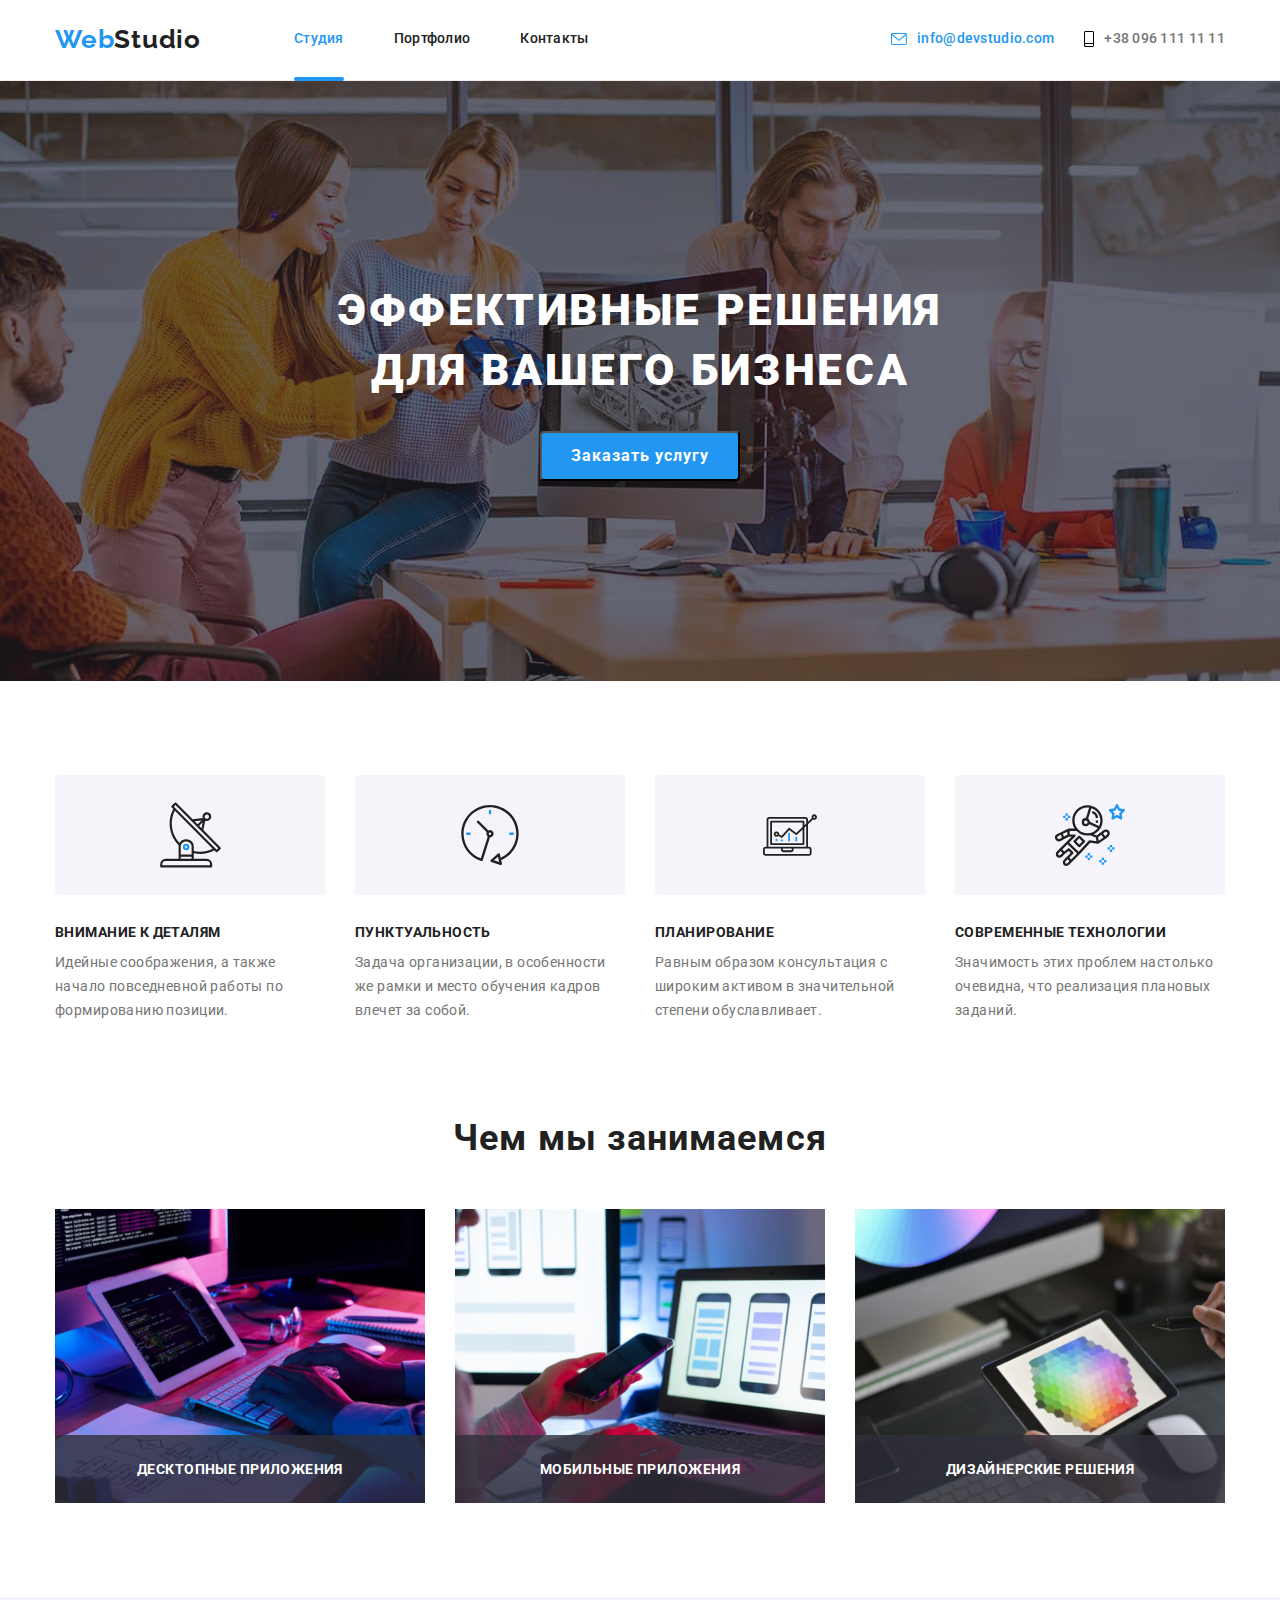
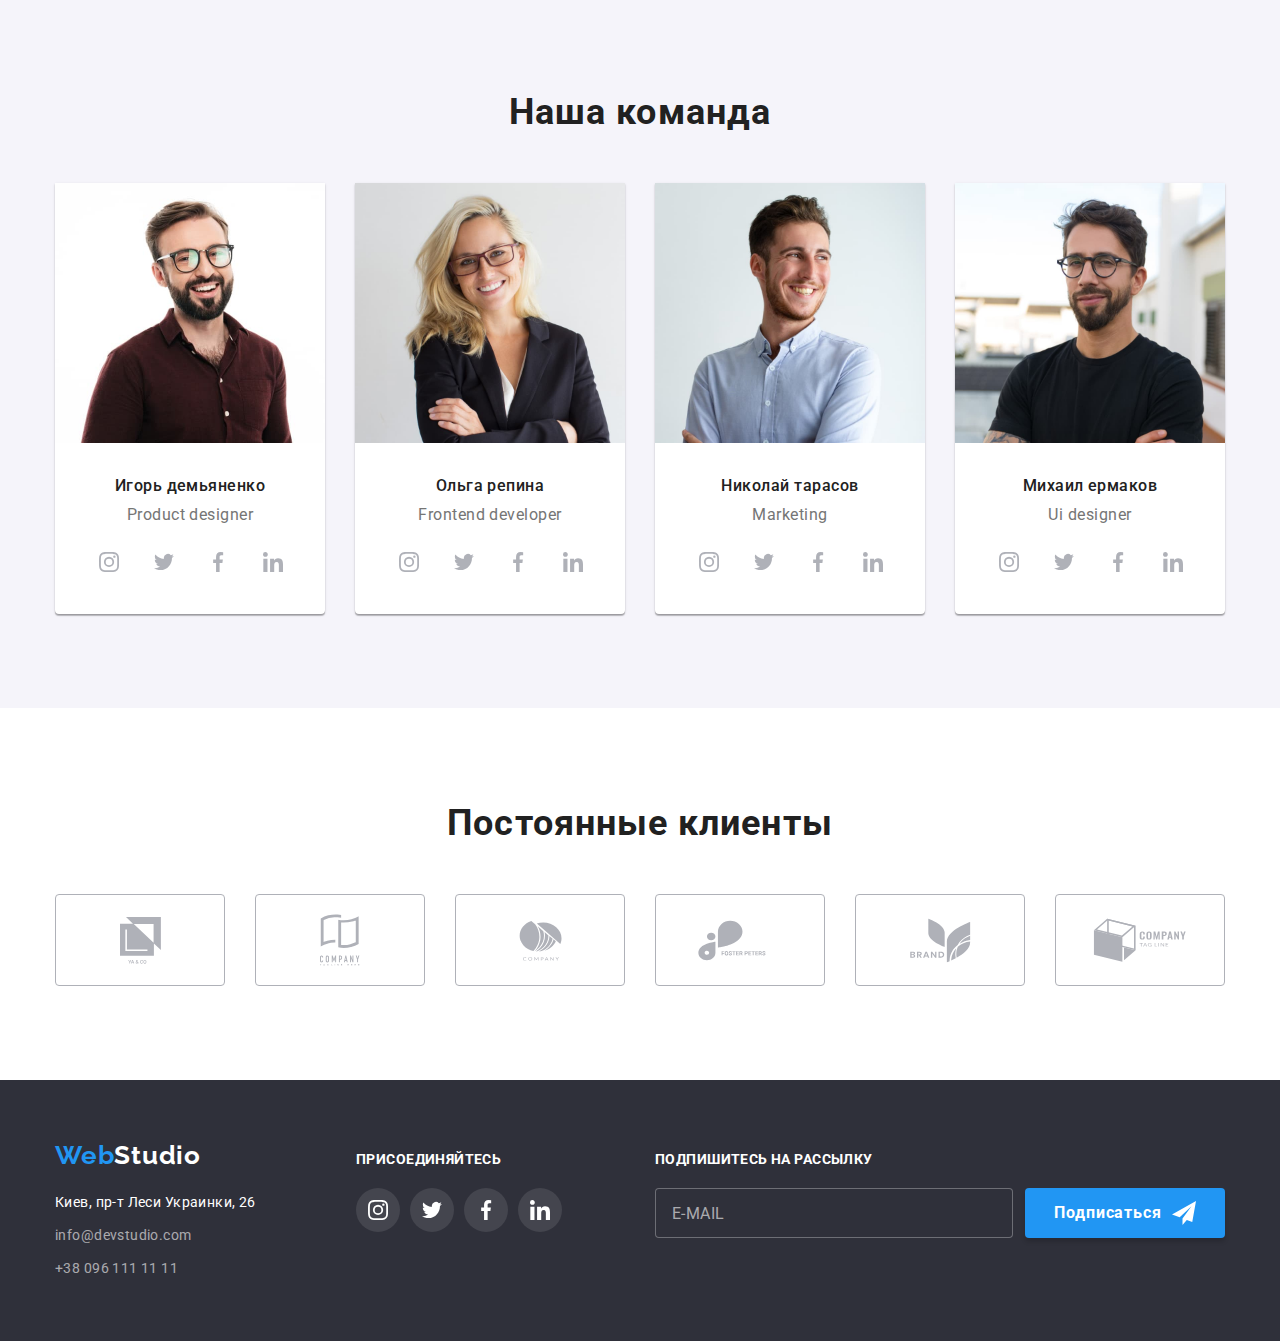
<file: index.html>
<!DOCTYPE html>
<html lang="ru">

<head>
    <meta charset="UTF-8">
    <meta http-equiv="X-UA-Compatible" content="IE=edge">
    <meta name="viewport" content="width=device-width, initial-scale=1.0">
    <title>Document</title>
    <link rel="preconnect" href="https://fonts.googleapis.com">
    <link rel="preconnect" href="https://fonts.gstatic.com" crossorigin>
    <link
        href="https://fonts.googleapis.com/css2?family=Raleway:wght@700&family=Roboto:wght@400;500;700;900&display=swap"
        rel="stylesheet">
    <link rel="stylesheet" href="https://cdn.jsdelivr.net/npm/modern-normalize@1.1.0/modern-normalize.css">
    <link rel="stylesheet" href="./css/main.min.css">
</head>

<body>
    <header class="header">
        <div class="container">
            <nav class="menu">
                <a class="menu__logo" href="index.html"><span class="menu__logo menu__logo--color">Web</span>Studio</a>
                <ul class="list menu-list">
                    <li class="menu__item menu__studio">
                        <div class="current-1">
                            <a class="menu__link menu__current" href="#">Студия</a>
                        </div>
                    </li>
                    <li class="menu__item menu__portfolio">
                        <a class="menu__link" href="./portfolio.html">Портфолио</a>
                    </li>
                    <li class="menu__item menu__contacts">
                        <a class="menu__link" href="#">Контакты</a>
                    </li>
                </ul>
            </nav>
            <ul class="list list-contacts">
                <li>
                    <a class="list-contacts__email list-contacts__email--flex-center" href="mailto:info@devstudio.com">
                        <svg class="list-contacts__envelope-icon" width="16px" height="12px">
                            <use href="./images/icons.svg#envelope"></use>
                        </svg>info@devstudio.com</a>
                </li>
                <li>
                    <a class="list-contacts__phone list-contacts__phone--flex-center" href="tel:+380961111111">
                        <svg class="list-contacts__smartphone-icon" width="10px" height="16px">
                            <use href="./images/icons.svg#smartphone"></use>
                        </svg>+38 096 111 11 11</a>
                </li>
            </ul>
        </div>
    </header>
    <main class="main content">
        <section class="main-section">
            <div class="container">
                <h1 class="main-section__title">эффективные решения для вашего бизнеса</h1>
                <button type="button" class="main-section__button button-order" data-modal-open>Заказать услугу</button>
            </div>
        </section>
        <section class="benefits">
            <div class="container">
                <ul class="benefits__list">
                    <li>
                        <div class="benefits__icon">
                            <svg class="benefits__antenna-icon" width="65px" height="70px">
                                <use href="./images/icons.svg#antenna"></use>
                            </svg>
                        </div>
                        <h3 class="benefits__title">внимание к деталям</h3>
                        <p class="benefits__text">Идейные соображения, а также начало повседневной работы по
                            формированию
                            позиции.</p>
                    </li>
                    <li>
                        <div class="benefits__icon">
                            <svg class="benefits__clock-icon" width="60px" height="70px">
                                <use href="./images/icons.svg#clock"></use>
                            </svg>
                        </div>
                        <h3 class="benefits__title">пунктуальность</h3>
                        <p class="benefits__text">Задача организации, в особенности же рамки и место обучения кадров
                            влечет
                            за собой.</p>
                    </li>
                    <li>
                        <div class="benefits__icon">
                            <svg class="benefits__diagram-icon" width="70px" height="54px">
                                <use href="./images/icons.svg#diagram"></use>
                            </svg>
                        </div>
                        <h3 class="benefits__title">планирование</h3>
                        <p class="benefits__text">Равным образом консультация с широким активом в значительной степени
                            обуславливает.</p>
                    </li>
                    <li>
                        <div class="benefits__icon">
                            <svg class="benefits__astronaut-icon" width="70px" height="70px">
                                <use href="./images/icons.svg#astronaut"></use>
                            </svg>
                        </div>
                        <h3 class="benefits__title">современные технологии</h3>
                        <p class="benefits__text">Значимость этих проблем настолько очевидна, что реализация плановых
                            заданий.</p>
                    </li>
                </ul>
            </div>
        </section>
        <section class="works">
            <div class="container">
                <h2 class="works__title">Чем мы занимаемся</h2>
                <ul class="works__list">
                    <li class="works__item">
                        <div class="works__item works__item--relative">
                            <img class="works__img" src="./images/schema.jpg" alt="рисование схемы" width="370"
                                height="294" />
                            <p class="works__text">десктопные приложения</p>
                        </div>
                    </li>
                    <li class="works__item">
                        <div class="works__item works__item--relative">
                            <img class="works__img" src="./images/design.jpg" alt="создание дизайна" width="370"
                                height="294" />
                            <p class="works__text">мобильные приложения</p>
                        </div>
                    </li>
                    <li class="works__item">
                        <div class="works__item works__item--relative">
                            <img class="works__img" src="./images/palitra.jpg" alt="планшет с палитрой" width="370"
                                height="294" />
                            <p class="works__text">дизайнерские решения</p>
                        </div>
                    </li>
                </ul>
            </div>
        </section>
        <section class="team">
            <div class="container">
                <h2 class="team__title">Наша команда</h2>
                <ul class="team__list">
                    <li class="team__item">
                        <img src="./images/igor.jpg" alt="фото мужчины" width="270" height="260">
                        <div class="team-name">
                            <h3 class="team-name__title">Игорь демьяненко</h3>
                            <p class="team-name__text">Product designer</p>
                            <ul class="social-nets team__social-nets">
                                <li>
                                    <a class="social-nets__link" href="#"><svg class="social-nets__instagram"
                                            width="20px" height="20px">
                                            <use href="./images/icons.svg#instagram"></use>
                                        </svg>
                                    </a>
                                </li>
                                <li>
                                    <a class="social-nets__link" href="#"><svg class="social-nets__twitter" width="20px"
                                            height="20px">
                                            <use href="./images/icons.svg#twitter"></use>
                                        </svg>
                                    </a>
                                </li>
                                <li>
                                    <a class="social-nets__link" href="#"><svg class="social-nets__facebook"
                                            width="20px" height="20px">
                                            <use href="./images/icons.svg#facebook"></use>
                                        </svg>
                                    </a>
                                </li>
                                <li>
                                    <a class="social-nets__link" href="#"><svg class="social-nets__linkedin"
                                            width="20px" height="20px">
                                            <use href="./images/icons.svg#linkedin"></use>
                                        </svg>
                                    </a>
                                </li>
                            </ul>
                        </div>
                    </li>
                    <li class="team__item">
                        <img src="./images/olga.jpg" alt="фото женщины" width="270" height="260">
                        <div class="team-name">
                            <h3 class="team-name__title">Ольга репина</h3>
                            <p class="team-name__text">Frontend developer</p>
                            <ul class="social-nets team__social-nets">
                                <li>
                                    <a class="social-nets__link" href="#"><svg class="social-nets__instagram"
                                            width="20px" height="20px">
                                            <use href="./images/icons.svg#instagram"></use>
                                        </svg>
                                    </a>
                                </li>
                                <li>
                                    <a class="social-nets__link" href="#"><svg class="social-nets__twitter" width="20px"
                                            height="20px">
                                            <use href="./images/icons.svg#twitter"></use>
                                        </svg>
                                    </a>
                                </li>
                                <li>
                                    <a class="social-nets__link" href="#"><svg class="social-nets__facebook"
                                            width="20px" height="20px">
                                            <use href="./images/icons.svg#facebook"></use>
                                        </svg>
                                    </a>
                                </li>
                                <li>
                                    <a class="social-nets__link" href="#"><svg class="social-nets__linkedin"
                                            width="20px" height="20px">
                                            <use href="./images/icons.svg#linkedin"></use>
                                        </svg>
                                    </a>
                                </li>
                            </ul>
                        </div>
                    </li>
                    <li class="team__item">
                        <img src="./images/nikolai.jpg" alt="фото мужчины" width="270" height="260">
                        <div class="team-name">
                            <h3 class="team-name__title">Николай тарасов</h3>
                            <p class="team-name__text">Marketing</p>
                            <ul class="social-nets team__social-nets">
                                <li>
                                    <a class="social-nets__link" href="#"><svg class="social-nets__instagram"
                                            width="20px" height="20px">
                                            <use href="./images/icons.svg#instagram"></use>
                                        </svg>
                                    </a>
                                </li>
                                <li>
                                    <a class="social-nets__link" href="#"><svg class="social-nets__twitter" width="20px"
                                            height="20px">
                                            <use href="./images/icons.svg#twitter"></use>
                                        </svg>
                                    </a>
                                </li>
                                <li>
                                    <a class="social-nets__link" href="#"><svg class="social-nets__facebook"
                                            width="20px" height="20px">
                                            <use href="./images/icons.svg#facebook"></use>
                                        </svg>
                                    </a>
                                </li>
                                <li>
                                    <a class="social-nets__link" href="#"><svg class="social-nets__linkedin"
                                            width="20px" height="20px">
                                            <use href="./images/icons.svg#linkedin"></use>
                                        </svg>
                                    </a>
                                </li>
                            </ul>
                        </div>
                    </li>
                    <li class="team__item">
                        <img src="./images/mikhail.jpg" alt="фото мужчины" width="270" height="260">
                        <div class="team-name">
                            <h3 class="team-name__title">Михаил ермаков</h3>
                            <p class="team-name__text">Ui designer</p>
                            <ul class="social-nets team__social-nets">
                                <li>
                                    <a class="social-nets__link" href="#"><svg class="social-nets__instagram"
                                            width="20px" height="20px">
                                            <use href="./images/icons.svg#instagram"></use>
                                        </svg>
                                    </a>
                                </li>
                                <li>
                                    <a class="social-nets__link" href="#"><svg class="social-nets__twitter" width="20px"
                                            height="20px">
                                            <use href="./images/icons.svg#twitter"></use>
                                        </svg>
                                    </a>
                                </li>
                                <li>
                                    <a class="social-nets__link" href="#"><svg class="social-nets__facebook"
                                            width="20px" height="20px">
                                            <use href="./images/icons.svg#facebook"></use>
                                        </svg>
                                    </a>
                                </li>
                                <li>
                                    <a class="social-nets__link" href="#"><svg class="social-nets__linkedin"
                                            width="20px" height="20px">
                                            <use href="./images/icons.svg#linkedin"></use>
                                        </svg>
                                    </a>
                                </li>
                            </ul>
                        </div>
                    </li>
                </ul>
            </div>
        </section>
        <section class="clients">
            <div class="container">
                <h2 class="clients__title">Постоянные клиенты</h2>
                <ul class="clients__list">
                    <li>
                        <a class="clients__logo" href="#"><svg class="clients__logo-1" width="41px" height="47px">
                                <use href="./images/icons.svg#logo1"></use>
                            </svg>
                        </a>
                    </li>
                    <li>
                        <a class="clients__logo" href="#"><svg class="clients__logo-2" width="40px" height="52px">
                                <use href="./images/icons.svg#logo2"></use>
                            </svg>
                        </a>
                    </li>
                    <li>
                        <a class="clients__logo" href="#"><svg class="clients__logo-3" width="43px" height="41px">
                                <use href="./images/icons.svg#logo3"></use>
                            </svg>
                        </a>
                    <li>
                        <a class="clients__logo" href="#"><svg class="clients__logo-4" width="84px" height="41px">
                                <use href="./images/icons.svg#logo4"></use>
                            </svg>
                        </a>
                    <li>
                        <a class="clients__logo" href="#"><svg class="clients__logo-5" width="63px" height="45px">
                                <use href="./images/icons.svg#logo5"></use>
                            </svg>
                        </a>
                    <li>
                        <a class="clients__logo" href="#"><svg class="clients__logo-6" width="94px" height="44px">
                                <use href="./images/icons.svg#logo6"></use>
                            </svg>
                        </a>
                    </li>

                </ul>
            </div>
        </section>
    </main>
    <footer class="footer content">
        <div class="container address-join">
            <div class="footer__address">
                <a class="footer__logo footer__logo--margin-bottom" href="index.html"><span
                        class="footer__logo footer__logo--active-color">Web</span>Studio</a>
                <address>
                    <ul class="address__list">
                        <li class="address__street">Киев, пр-т Леси Украинки, 26</li>
                        <li>
                            <a class="address-contacts address__email"
                                href="mailto:info@devstudio.com">info@devstudio.com</a>
                        </li>
                        <li>
                            <a class="address-contacts address__phone" href="tel:+380961111111">+38 096 111 11 11</a>
                        </li>
                    </ul>
                </address>
            </div>
            <div class="join">
                <p class="join__title">присоединяйтесь</p>
                <ul class="join__nets nets">
                    <li>
                        <a class="nets__link" href="#"><svg class="nets__instagram" width="20px" height="20px">
                                <use href="./images/icons.svg#instagram"></use>
                            </svg>
                        </a>
                    </li>
                    <li>
                        <a class="nets__link" href="#"><svg class="nets__twitter" width="20px" height="20px">
                                <use href="./images/icons.svg#twitter"></use>
                            </svg>
                        </a>
                    </li>
                    <li>
                        <a class="nets__link" href="#"><svg class="nets__facebook" width="20px" height="20px">
                                <use href="./images/icons.svg#facebook"></use>
                            </svg>
                        </a>
                    </li>
                    <li>
                        <a class="nets__link nets-linkedin" href="#"><svg class="nets__linkedin" width="20px"
                                height="20px">
                                <use href="./images/icons.svg#linkedin"></use>
                            </svg>
                        </a>
                    </li>
                </ul>
            </div>
            <div class="subscribe">
                <p class="subscribe__title">подпишитесь на рассылку</p>
                <form class="subscribe__form">
                    <input type="email" name="email" class="subscribe__input" id="email" placeholder="E-MAIL">
                    <button class="btn subscribe__btn" type="submit">Подписаться
                        <svg class="subscribe__icon-send" width="24px" height="24px">
                            <use href="./images/icons.svg#icon-send"></use>
                        </svg>
                    </button>
                </form>
            </div>
        </div>
    </footer>
    <div class="backdrop is-hidden" data-modal>
        <div class="modal">
            <button class="close-backdrop" data-modal-close>
                <svg class="close-backdrop__icon" width="30px" height="30px">
                    <use href="./images/icons.svg#close-backdrop"></use>
                </svg>
            </button>
            <div>
                <p class="modal__title">Оставьте свои данные, мы Вам перезвоним</p>
                <form class="modal__form">
                    <div class="modal__field modal__field--margin-bottom-10">
                        <svg class="modal__icon modal__icon--person-black" width="18px" height="18px">
                            <use href="./images/icons.svg#person-black"></use>
                        </svg>
                        <label for="name" class="modal__label">Имя</label>
                        <input type="text" name="name" id="name" class="modal__input">
                    </div>
                    <div class="modal__field modal__field--margin-bottom-10">
                        <svg class="modal__icon modal__icon--phone-black" width="18px" height="18px">
                            <use href="./images/icons.svg#phone-black"></use>
                        </svg>
                        <label for="tel" class="modal__label">Телефон</label>
                        <input type="tel" name="tel" id="tel" class="modal__input">
                    </div>
                    <div class="modal__field modal__field--margin-bottom-10">
                        <svg class="modal__icon modal__icon--email-black" width="18px" height="18px">
                            <use href="./images/icons.svg#email-black"></use>
                        </svg>
                        <label for="mail" class="modal__label">Почта</label>
                        <input type="email" name="email" id="mail" class="modal__input">
                    </div>
                    <div class="modal__field modal__field--margin-bottom-20">
                        <label for="comment" class="modal__label">Комментарий</label>
                        <textarea name="comment" id="comment" class="modal__field--big-comment"
                            placeholder="Введите текст"></textarea>
                    </div>
                    <div class="modal__agree agree">
                        
                        <label for="agree" class="agree__text">
                            <input type="checkbox" name="agree" id="agree" class="agree__checkbox">
                            <span class="agree__icon"></span>
                            Соглашаюсь с рассылкой и принимаю&nbsp;<a href="#" class="agree__link">Условия договора</a>
                        </label>
                    
                    </div>

                   <button class="modal__btn-send" type="submit">Отправить
                    </button>
                </form>
            </div>

        </div>
        <div>
        </div>
    </div>
    <script src="./js/modal.js"></script>
</body>

</html>
</file>
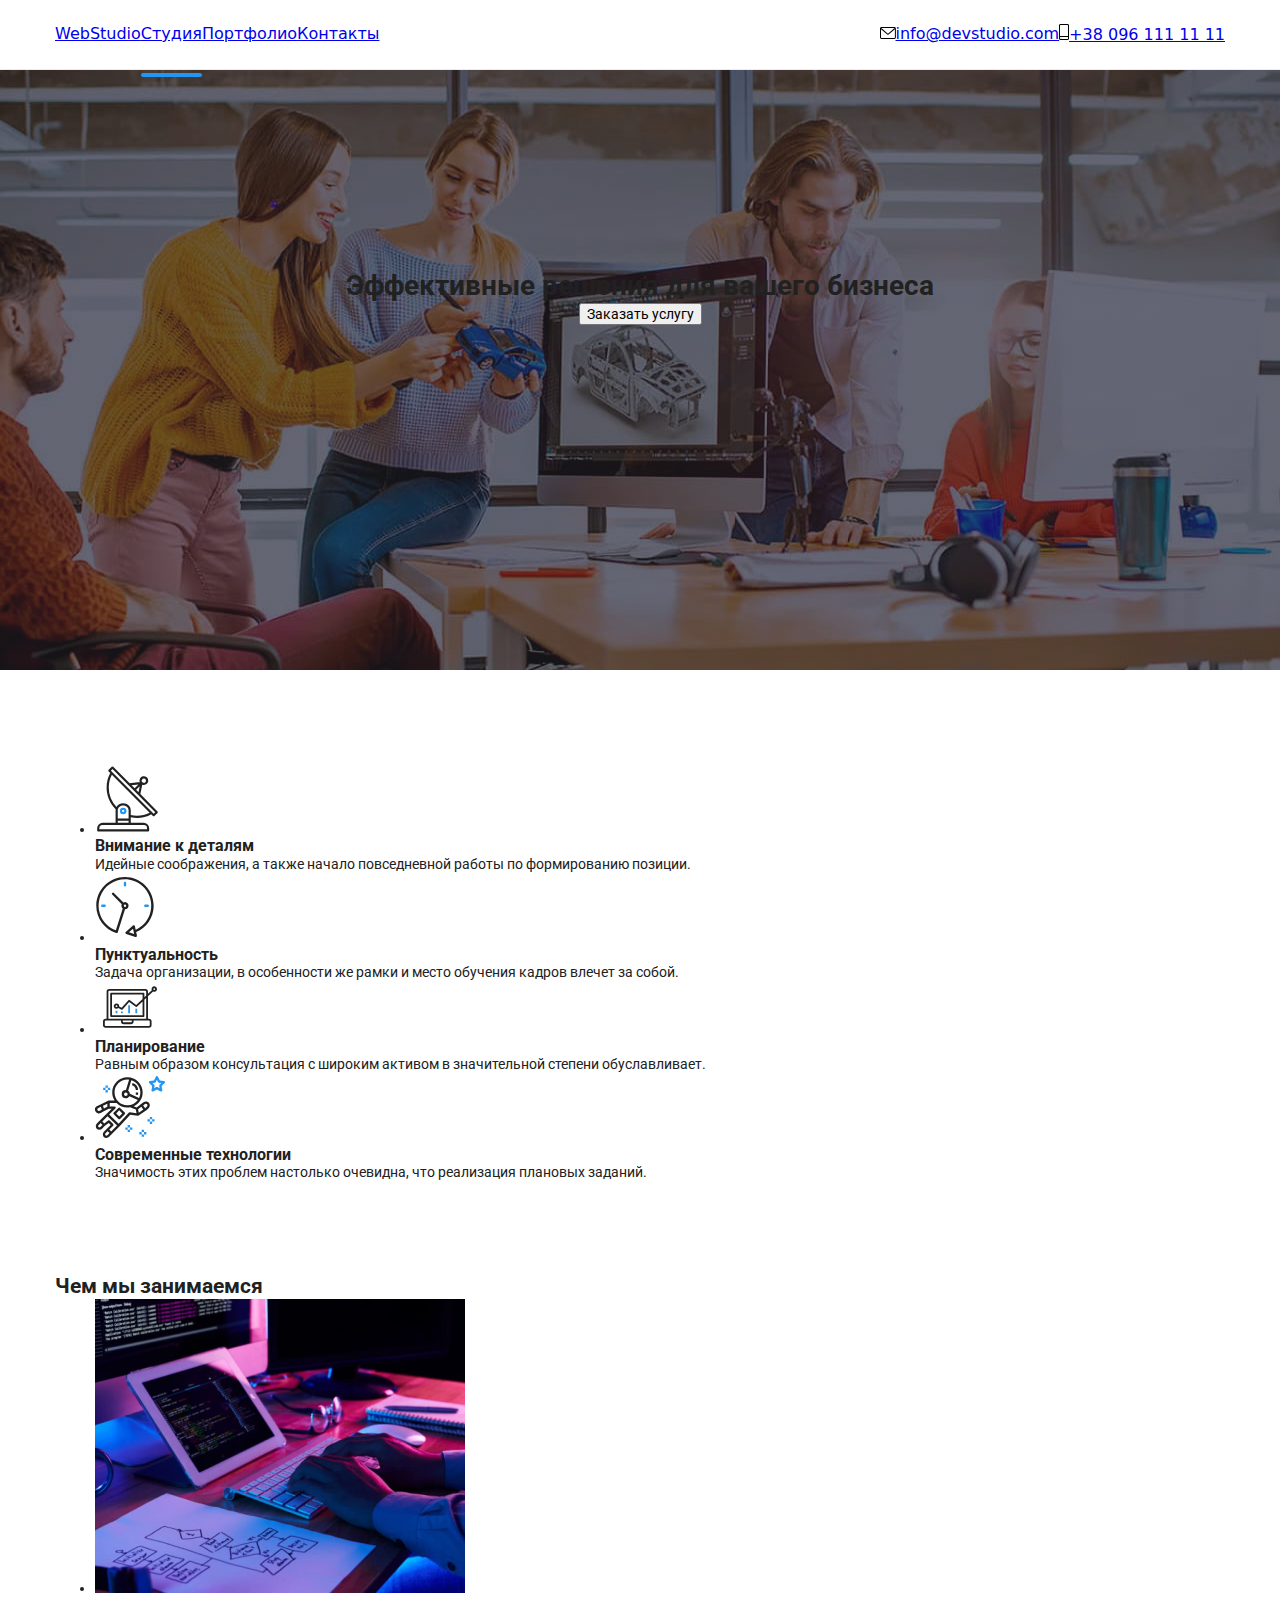
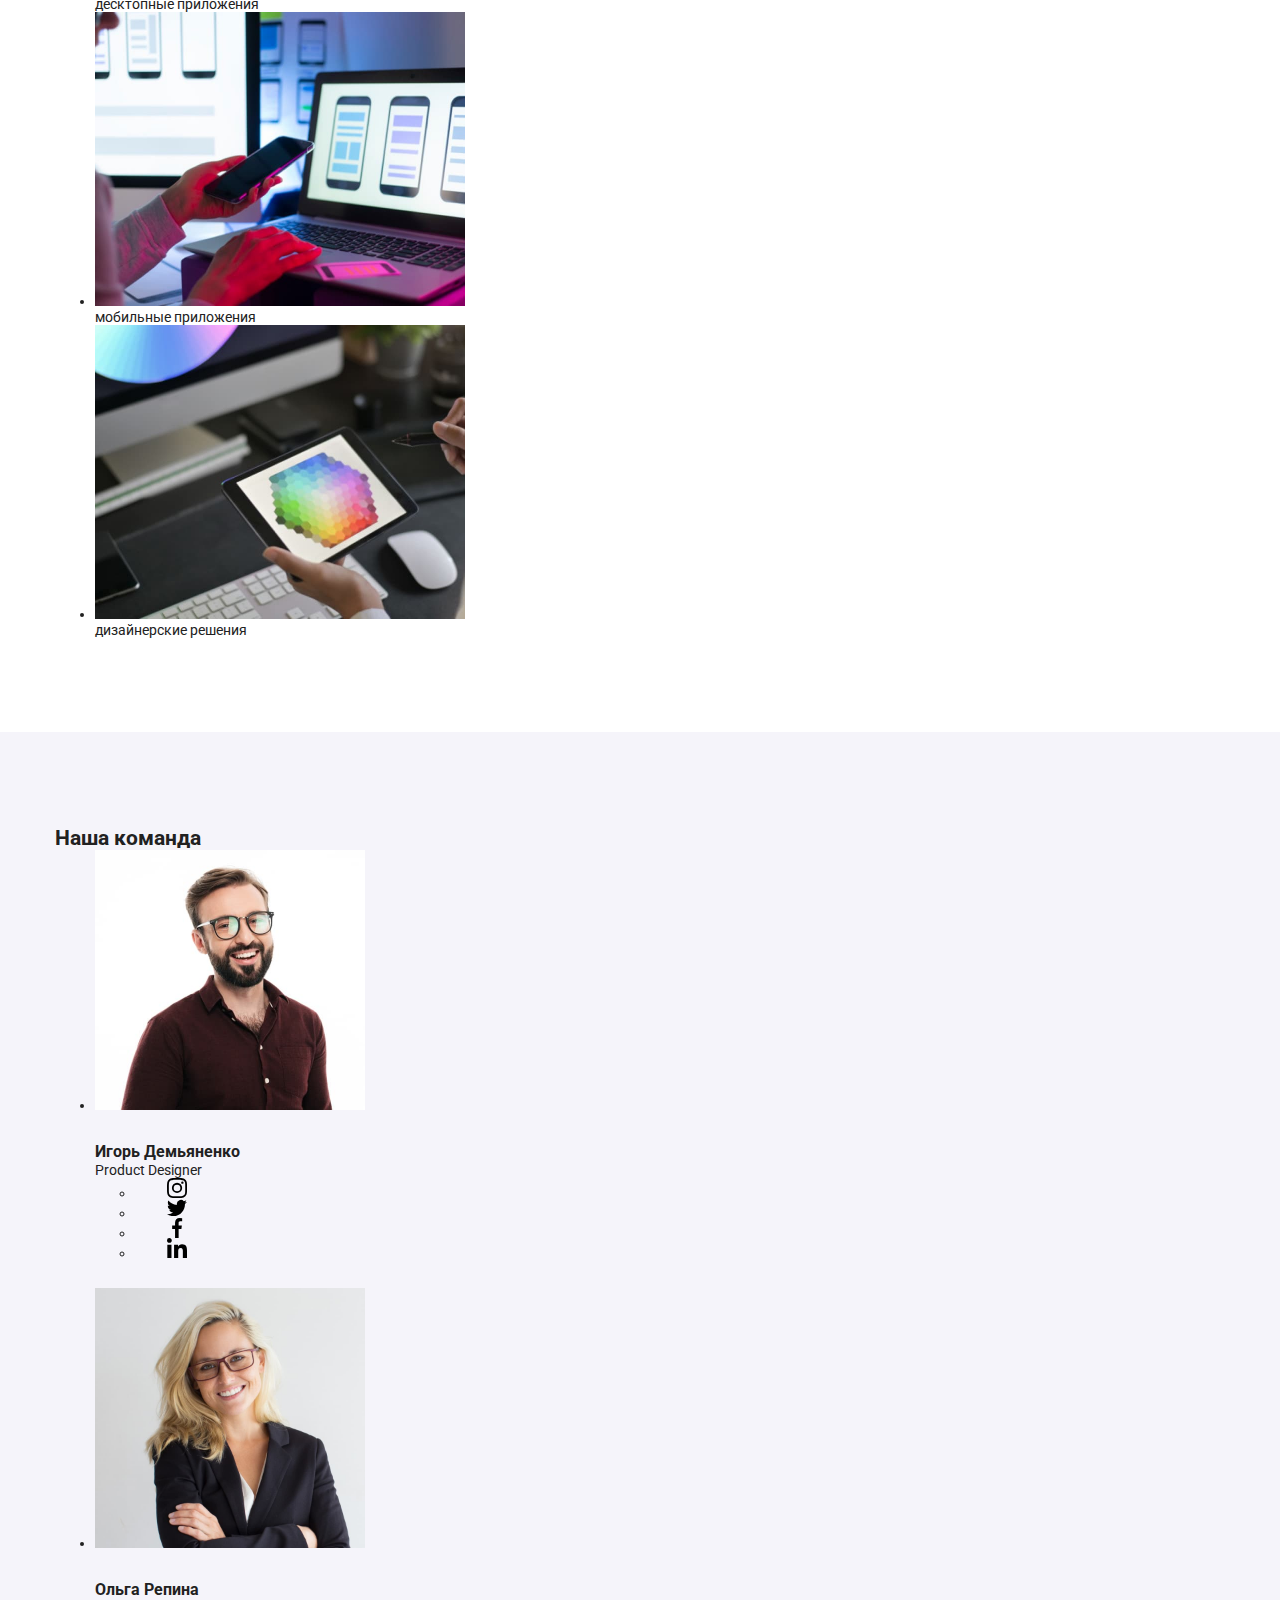
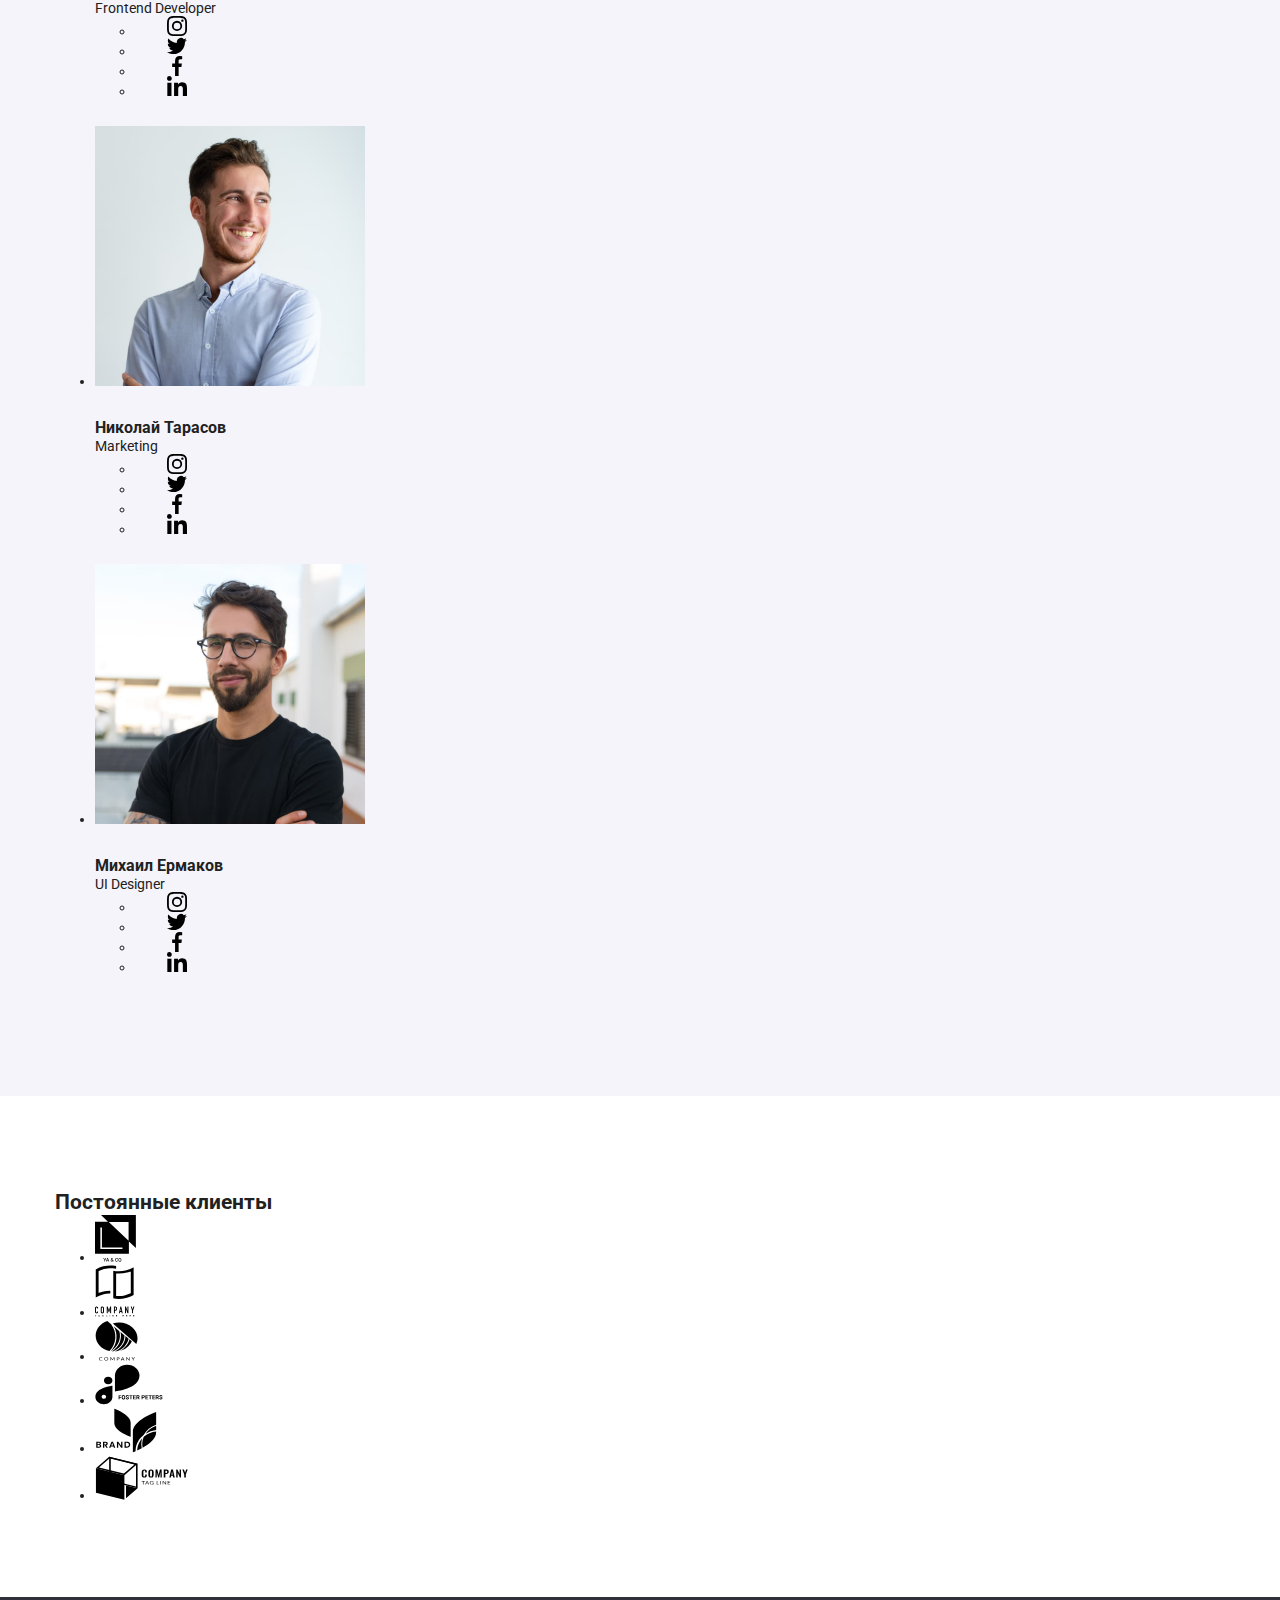
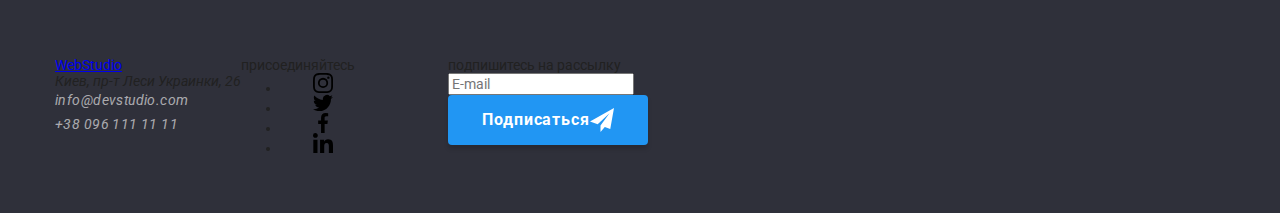
<file: archieveindex..html>
<!DOCTYPE html>
<html lang="ru">

<head>
    <meta charset="UTF-8">
    <meta http-equiv="X-UA-Compatible" content="IE=edge">
    <meta name="viewport" content="width=device-width, initial-scale=1.0">
    <title>Document</title>
    <link rel="preconnect" href="https://fonts.googleapis.com">
    <link rel="preconnect" href="https://fonts.gstatic.com" crossorigin>
    <link
        href="https://fonts.googleapis.com/css2?family=Raleway:wght@700&family=Roboto:wght@400;500;700;900&display=swap"
        rel="stylesheet">
    <link rel="stylesheet" href="https://cdn.jsdelivr.net/npm/modern-normalize@1.1.0/modern-normalize.css">
    <link rel="stylesheet" href="./css/dz7.css">
</head>

<body>
    <header class="header HEADER">
        <div class="container CONTAINER">
            <nav class="menu MENU">
                <a class="logo MENU__LOGO" href="index.html"><span
                        class="active-color MENU__LOGO MENU__LOGO--COLOR">Web</span>Studio</a>
                <ul class="list menu-list LIST MENU-LIST">
                    <li class="menu-item menu-studio MENU__ITEM MENU__STUDIO">
                        <div class="current-1 CURRENT-1">
                            <a class="menu-link current MENU__LINK MENU__CURRENT" href="#">Студия</a>
                        </div>
                    </li>
                    <li class="menu-item menu-portfolio MENU__ITEM MENU__PORTFOLIO">
                        <a class="menu-link MENU__LINK" href="./portfolio.html">Портфолио</a>
                    </li>
                    <li class="menu-item menu-contacts MENU__ITEM MENU__CONTACTS">
                        <a class="menu-link MENU__LINK" href="#">Контакты</a>
                    </li>
                </ul>
            </nav>
            <ul class="list list-contacts LIST LIST-CONTACTS">
                <li>
                    <a class="menu-item-email flex-center LIST-CONTACTS__EMAIL LIST-CONTACTS__EMAIL--FLEX-CENTER"
                        href="mailto:info@devstudio.com">
                        <svg class="envelope-icon LIST-CONTACTS__ENVELOPE-ICON" width="16px" height="12px">
                            <use href="./images/icons.svg#envelope"></use>
                        </svg>info@devstudio.com</a>
                </li>
                <li>
                    <a class="menu-item-phone flex-center LIST-CONTACTS__PHONE LIST-CONTACTS__PHONE--FLEX-CENTER"
                        href="tel:+380961111111">
                        <svg class="smartphone-icon LIST-CONTACTS__SMARTPHONE-ICON" width="10px" height="16px">
                            <use href="./images/icons.svg#smartphone"></use>
                        </svg>+38 096 111 11 11</a>
                </li>
            </ul>
        </div>
    </header>
    <main class="main content MAIN CONTENT">
        <section class="main-section MAIN-SECTION">
            <div class="container CONTAINER">
                <h1 class="main-title MAIN-SECTION__TITLE">Эффективные решения для вашего бизнеса</h1>
                <button type="button" class="button-order MAIN-SECTION__BUTTON" data-modal-open>Заказать услугу</button>
            </div>
        </section>
        <section class="benefits BENEFITS">
            <div class="container">
                <ul class="benefits-list BENEFITS__LIST">
                    <li>
                        <div class="benefits-icon BENEFITS__ICON">
                            <svg class="antenna-icon BENEFITS__ANTENNA-ICON" width="65px" height="70px">
                                <use href="./images/icons.svg#antenna"></use>
                            </svg>
                        </div>
                        <h3 class="benefits-title BENEFITS__TITLE">Внимание к деталям</h3>
                        <p class="benefits-p BENEFITS__TEXT">Идейные соображения, а также начало повседневной работы по
                            формированию
                            позиции.</p>
                    </li>
                    <li>
                        <div class="benefits-icon BENEFITS__ICON">
                            <svg class="clock-icon BENEFITS__CLOCK-ICON" width="60px" height="70px">
                                <use href="./images/icons.svg#clock"></use>
                            </svg>
                        </div>
                        <h3 class="benefits-title BENEFITS__TITLE">Пунктуальность</h3>
                        <p class="benefits-p BENEFITS__TEXT">Задача организации, в особенности же рамки и место обучения
                            кадров влечет
                            за собой.</p>
                    </li>
                    <li>
                        <div class="benefits-icon BENEFITS__ICON">
                            <svg class="diagram-icon BENEFITS__DIAGRAM-ICON" width="70px" height="54px">
                                <use href="./images/icons.svg#diagram"></use>
                            </svg>
                        </div>
                        <h3 class="BENEFITS__TITLE">Планирование</h3>
                        <p class="benefits-p BENEFITS__TEXT">Равным образом консультация с широким активом в
                            значительной степени
                            обуславливает.</p>
                    </li>
                    <li>
                        <div class="benefits-icon BENEFITS__ICON">
                            <svg class="astronaut-icon BENEFITS__ASTRONAUT-ICON" width="70px" height="70px">
                                <use href="./images/icons.svg#astronaut"></use>
                            </svg>
                        </div>
                        <h3 class="benefits-title BENEFITS__TITLE">Современные технологии</h3>
                        <p class="benefits-p BENEFITS__TEXT">Значимость этих проблем настолько очевидна, что реализация
                            плановых
                            заданий.</p>
                    </li>
                </ul>
            </div>
        </section>
        <section class="works WORKS">
            <div class="container CONTAINER">
                <h2 class="works-title WORKS__TITLE">Чем мы занимаемся</h2>
                <ul class="works-list WORKS__LIST">
                    <li class="works-item WORKS__ITEM">
                        <div class="examples-work WORKS__ITEM WORKS__ITEM--RELATIVE">
                            <img class="examples-img WORKS__IMG" src="./images/schema.jpg" alt="Рисование схемы"
                                width="370" height="294" />
                            <p class="examples-p WORKS__TEXT">десктопные приложения</p>
                        </div>
                    </li>
                    <li class="works-item WORKS__ITEM">
                        <div class="examples-work WORKS__ITEM WORKS__ITEM--RELATIVE">
                            <img class="examples-img WORKS__IMG" src="./images/design.jpg" alt="Создание дизайна"
                                width="370" height="294" />
                            <p class="examples-p WORKS__TEXT">мобильные приложения</p>
                        </div>
                    </li>
                    <li class="works-item WORKS__ITEM">
                        <div class="examples-work WORKS__ITEM WORKS__ITEM--RELATIVE">
                            <img class="examples-img WORKS__IMG" src="./images/palitra.jpg" alt="Планшет с палитрой"
                                width="370" height="294" />
                            <p class="examples-p WORKS__TEXT">дизайнерские решения</p>
                        </div>
                    </li>
                </ul>
            </div>
        </section>
        <section class="team TEAM">
            <div class="container CONTAINER">
                <h2 class="team-title TEAM__TITLE">Наша команда</h2>
                <ul class="team-list TEAM__LIST">
                    <li class="team-item TEAM__ITEM">
                        <img src="./images/igor.jpg" alt="Фото мужчины" width="270" height="260">
                        <div class="team-name TEAM-NAME">
                            <h3 class="team-item-h TEAM-NAME__TITLE">Игорь Демьяненко</h3>
                            <p class="team-item-p TEAM-NAME__TEXT">Product Designer</p>
                            <ul class="links-social-nets SOCIAL-NETS">
                                <li>
                                    <a class="social-nets SOCIAL-NETS__LINK" href="#"><svg
                                            class="instagram SOCIAL-NETS__INSTAGRAM" width="20px" height="20px">
                                            <use href="./images/icons.svg#instagram"></use>
                                        </svg>
                                    </a>
                                </li>
                                <li>
                                    <a class="social-nets SOCIAL-NETS__LINK" href="#"><svg
                                            class="twitter SOCIAL-NETS__TWITTER" width="20px" height="20px">
                                            <use href="./images/icons.svg#twitter"></use>
                                        </svg>
                                    </a>
                                </li>
                                <li>
                                    <a class="social-nets SOCIAL-NETS__LINK" href="#"><svg
                                            class="facebook SOCIAL-NETS__FACEBOOK" width="20px" height="20px">
                                            <use href="./images/icons.svg#facebook"></use>
                                        </svg>
                                    </a>
                                </li>
                                <li>
                                    <a class="social-nets SOCIAL-NETS__LINK" href="#"><svg
                                            class="linkedin SOCIAL-NETS__LINKEDIN" width="20px" height="20px">
                                            <use href="./images/icons.svg#linkedin"></use>
                                        </svg>
                                    </a>
                                </li>
                            </ul>
                        </div>
                    </li>
                    <li class="team-item TEAM__ITEM">
                        <img src="./images/olga.jpg" alt="Фото женщины" width="270" height="260">
                        <div class="team-name TEAM-NAME">
                            <h3 class="team-item-h TEAM-NAME__TITLE">Ольга Репина</h3>
                            <p class="team-item-p TEAM-NAME__TEXT">Frontend Developer</p>
                            <ul class="links-social-nets SOCIAL-NETS">
                                <li>
                                    <a class="social-nets SOCIAL-NETS__LINK" href="#"><svg
                                            class="instagram SOCIAL-NETS__INSTAGRAM" width="20px" height="20px">
                                            <use href="./images/icons.svg#instagram"></use>
                                        </svg>
                                    </a>
                                </li>
                                <li>
                                    <a class="social-nets SOCIAL-NETS__LINK" href="#"><svg
                                            class="twitter SOCIAL-NETS__TWITTER" width="20px" height="20px">
                                            <use href="./images/icons.svg#twitter"></use>
                                        </svg>
                                    </a>
                                </li>
                                <li>
                                    <a class="social-nets SOCIAL-NETS__LINK" href="#"><svg
                                            class="facebook SOCIAL-NETS__FACEBOOK" width="20px" height="20px">
                                            <use href="./images/icons.svg#facebook"></use>
                                        </svg>
                                    </a>
                                </li>
                                <li>
                                    <a class="social-nets SOCIAL-NETS__LINK" href="#"><svg
                                            class="linkedin SOCIAL-NETS__LINKEDIN" width="20px" height="20px">
                                            <use href="./images/icons.svg#linkedin"></use>
                                        </svg>
                                    </a>
                                </li>
                            </ul>
                        </div>
                    </li>
                    <li class="team-item TEAM__ITEM">
                        <img src="./images/nikolai.jpg" alt="Фото мужчины" width="270" height="260">
                        <div class="team-name TEAM-NAME">
                            <h3 class="team-item-h TEAM-NAME__TITLE">Николай Тарасов</h3>
                            <p class="team-item-p TEAM-NAME__TEXT">Marketing</p>
                            <ul class="links-social-nets SOCIAL-NETS">
                                <li>
                                    <a class="social-nets SOCIAL-NETS__LINK" href="#"><svg
                                            class="instagram SOCIAL-NETS__INSTAGRAM" width="20px" height="20px">
                                            <use href="./images/icons.svg#instagram"></use>
                                        </svg>
                                    </a>
                                </li>
                                <li>
                                    <a class="social-nets SOCIAL-NETS__LINK" href="#"><svg
                                            class="twitter SOCIAL-NETS__TWITTER" width="20px" height="20px">
                                            <use href="./images/icons.svg#twitter"></use>
                                        </svg>
                                    </a>
                                </li>
                                <li>
                                    <a class="social-nets SOCIAL-NETS__LINK" href="#"><svg
                                            class="facebook SOCIAL-NETS__FACEBOOK" width="20px" height="20px">
                                            <use href="./images/icons.svg#facebook"></use>
                                        </svg>
                                    </a>
                                </li>
                                <li>
                                    <a class="social-nets SOCIAL-NETS__LINK" href="#"><svg
                                            class="linkedin SOCIAL-NETS__LINKEDIN" width="20px" height="20px">
                                            <use href="./images/icons.svg#linkedin"></use>
                                        </svg>
                                    </a>
                                </li>
                            </ul>
                        </div>
                    </li>
                    <li class="team-item TEAM__ITEM">
                        <img src="./images/mikhail.jpg" alt="Фото мужчины" width="270" height="260">
                        <div class="team-name TEAM-NAME">
                            <h3 class="team-item-h TEAM-NAME__TITLE">Михаил Ермаков</h3>
                            <p class="team-item-p TEAM-NAME__TEXT">UI Designer</p>
                            <ul class="links-social-nets SOCIAL-NETS">
                                <li>
                                    <a class="social-nets SOCIAL-NETS__LINK" href="#"><svg
                                            class="instagram SOCIAL-NETS__INSTAGRAM" width="20px" height="20px">
                                            <use href="./images/icons.svg#instagram"></use>
                                        </svg>
                                    </a>
                                </li>
                                <li>
                                    <a class="social-nets SOCIAL-NETS__LINK" href="#"><svg
                                            class="twitter SOCIAL-NETS__TWITTER" width="20px" height="20px">
                                            <use href="./images/icons.svg#twitter"></use>
                                        </svg>
                                    </a>
                                </li>
                                <li>
                                    <a class="social-nets SOCIAL-NETS__LINK" href="#"><svg
                                            class="facebook SOCIAL-NETS__FACEBOOK" width="20px" height="20px">
                                            <use href="./images/icons.svg#facebook"></use>
                                        </svg>
                                    </a>
                                </li>
                                <li>
                                    <a class="social-nets SOCIAL-NETS__LINK" href="#"><svg
                                            class="linkedin SOCIAL-NETS__LINKEDIN" width="20px" height="20px">
                                            <use href="./images/icons.svg#linkedin"></use>
                                        </svg>
                                    </a>
                                </li>
                            </ul>
                        </div>
                    </li>
                </ul>
            </div>
        </section>
        <section class="clients CLIENTS">
            <div class="container CONTAINER">
                <h2 class="clients-title CLIENTS__TITLE">Постоянные клиенты</h2>
                <ul class="clients-list CLIENTS__LIST">
                    <li>
                        <a class="clients-logo CLIENTS__LOGO" href="#"><svg class="logo1 CLIENTS__LOGO-1" width="41px"
                                height="47px">
                                <use href="./images/icons.svg#logo1"></use>
                            </svg>
                        </a>
                    </li>
                    <li>
                        <a class="clients-logo CLIENTS__LOGO" href="#"><svg class="logo2 CLIENTS__LOGO-2" width="40px"
                                height="52px">
                                <use href="./images/icons.svg#logo2"></use>
                            </svg>
                        </a>
                    </li>
                    <li>
                        <a class="clients-logo CLIENTS__LOGO" href="#"><svg class="logo3 CLIENTS__LOGO-3" width="43px"
                                height="41px">
                                <use href="./images/icons.svg#logo3"></use>
                            </svg>
                        </a>
                    <li>
                        <a class="clients-logo CLIENTS__LOGO" href="#"><svg class="logo4 CLIENTS__LOGO-4" width="84px"
                                height="41px">
                                <use href="./images/icons.svg#logo4"></use>
                            </svg>
                        </a>
                    <li>
                        <a class="clients-logo CLIENTS__LOGO" href="#"><svg class="logo5 CLIENTS__LOGO-5" width="63px"
                                height="45px">
                                <use href="./images/icons.svg#logo5"></use>
                            </svg>
                        </a>
                    <li>
                        <a class="clients-logo CLIENTS__LOGO" href="#"><svg class="logo6 CLIENTS__LOGO-6" width="94px"
                                height="44px">
                                <use href="./images/icons.svg#logo6"></use>
                            </svg>
                        </a>
                    </li>

                </ul>
            </div>
        </section>
    </main>
    <footer class="footer content FOOTER CONTENT">
        <div class="container address-join CONTAINER ADDRESS-JOIN">
            <div class="address-footer FOOTER__ADDRESS">
                <a class="logo-footer FOOTER__LOGO" href="index.html"><span
                        class="active-color FOOTER__LOGO--ACTIVE-COLOR">Web</span>Studio</a>
                <address>
                    <ul class="list address ADDRESS__LIST">
                        <li class="address-street ADDRESS__STREET">Киев, пр-т Леси Украинки, 26</li>
                        <li>
                            <a class="address-contacts address-contacts-email ADDRESS-CONTACTS ADDRESS__EMAIL"
                                href="mailto:info@devstudio.com">info@devstudio.com</a>
                        </li>
                        <li>
                            <a class="address-contacts address-contacts-phone ADDRESS-CONTACTS ADDRESS__PHONE"
                                href="tel:+380961111111">+38 096 111 11 11</a>
                        </li>
                    </ul>
                </address>
            </div>
            <div class="footer-join JOIN">
                <p class="join JOIN__TITLE">присоединяйтесь</p>
                <ul class="social-links-footer SOCIAL-NETS">
                    <li>
                        <a class="social-nets join-nets SOCIAL-NETS__LINK" href="#"><svg
                                class="instagram SOCIAL-NETS__INSTAGRAM" width="20px" height="20px">
                                <use href="./images/icons.svg#instagram"></use>
                            </svg>
                        </a>
                    </li>
                    <li>
                        <a class="social-nets join-nets SOCIAL-NETS__LINK" href="#"><svg
                                class="twitter SOCIAL-NETS__TWITTER" width="20px" height="20px">
                                <use href="./images/icons.svg#twitter"></use>
                            </svg>
                        </a>
                    </li>
                    <li>
                        <a class="social-nets join-nets SOCIAL-NETS__LINK" href="#"><svg
                                class="facebook SOCIAL-NETS__FACEBOOK" width="20px" height="20px">
                                <use href="./images/icons.svg#facebook"></use>
                            </svg>
                        </a>
                    </li>
                    <li>
                        <a class="social-nets join-nets join-nets-linkedin SOCIAL-NETS__LINK SOCIAL-NETS-LINKEDIN"
                            href="#"><svg class="linkedin SOCIAL-NETS__LINKEDIN" width="20px" height="20px">
                                <use href="./images/icons.svg#linkedin"></use>
                            </svg>
                        </a>
                    </li>
                </ul>
            </div>
            <div class="SUBSCRIBE">
                <p class="signup SUBSCRIBE__TITLE">подпишитесь на рассылку</p>
                <form class="subscribe SUBSCRIBE__FORM">
                    <input type="email" name="email" class="input-email SUBSCRIBE__INPUT" id="email"
                        placeholder="E-mail">
                    <button class="btn BTN SUBSCRIBE__BTN" type="submit">Подписаться
                        <svg class="icon-send SUBSCRIBE__ICON-SEND" width="24px" height="24px">
                            <use href="./images/icons.svg#icon-send"></use>
                        </svg>
                    </button>
                </form>
            </div>
        </div>
    </footer>
    <div class="backdrop is-hidden BACKDROP IS-HIDDEN" data-modal>
        <div class="modal MODAL">
            <button class="close-backdrop CLOSE-BACKDROP" data-modal-close>
                <svg class="close-backdrop-icon CLOSE-BACKDROP__ICON" width="30px" height="30px">
                    <use href="./images/icons.svg#close-backdrop"></use>
                </svg>
            </button>
            <div>
                <p class="data-title MODAL__TITLE">
                    Оставьте свои данные, мы Вам перезвоним
                </p>
                <form class="data MODAL__FORM">
                    <div class="field-form MODAL__FIELD">
                        <svg class="person-black MODAL__ICON MODAL__ICON--PERSON-BLACK" width="18px" height="18px">
                            <use href="./images/icons.svg#person-black"></use>
                        </svg>
                        <label for="name" class="MODAL__LABEL">Имя</label>
                        <input type="text" name="name" id="name" class="MODAL__INPUT">
                    </div>
                    <div class="field-form MODAL__FIELD">
                        <svg class="phone-black MODAL__ICON MODAL__ICON--PHONE-BLACK" width="18px" height="18px">
                            <use href="./images/icons.svg#phone-black"></use>
                        </svg>
                        <label for="tel" class="MODAL__LABEL">Телефон</label>
                        <input type="tel" name="tel" id="tel" class="input-form" class="MODAL__INPUT">
                    </div>
                    <div class="field-form MODAL__FIELD">
                        <svg class="email-black MODAL__ICON MODAL__ICON--EMAIL-BLACK" width="18px" height="18px">
                            <use href="./images/icons.svg#email-black"></use>
                        </svg>
                        <label for="mail" class="MODAL__LABEL">Почта</label>
                        <input type="email" name="email" id="mail" class="MODAL__INPUT">
                    </div>
                    <div class="field-form div-comment MODAL__FIELD">
                        <label for="comment" class="MODAL__LABEL">Комментарий</label>
                        <textarea name="comment" id="comment" class="comment MODAL__FIELD--BIG-COMMENT"
                            placeholder="Введите текст"></textarea>
                    </div>
                    <div class="agree-form MODAL__AGREE AGREE">
                        <input type="checkbox" name="agree" id="agree" class="agree-checkbox AGREE__CHECKBOX">
                        <span class="check-icon AGREE__ICON"></span>
                        <label for="agree" class="agree-text AGREE__TEXT">Соглашаюсь с рассылкой и принимаю <a href="#"
                                class="link-conditions AGREE__LINK">Условия договора</a></label>
                    </div>
                    <button class="btn-send MODAL__BTN-SEND" type="submit">Отправить
                    </button>
                </form>
            </div>

        </div>
        <div>
        </div>
    </div>
    <script src="./js/modal.js"></script>
</body>

</html>
</file>
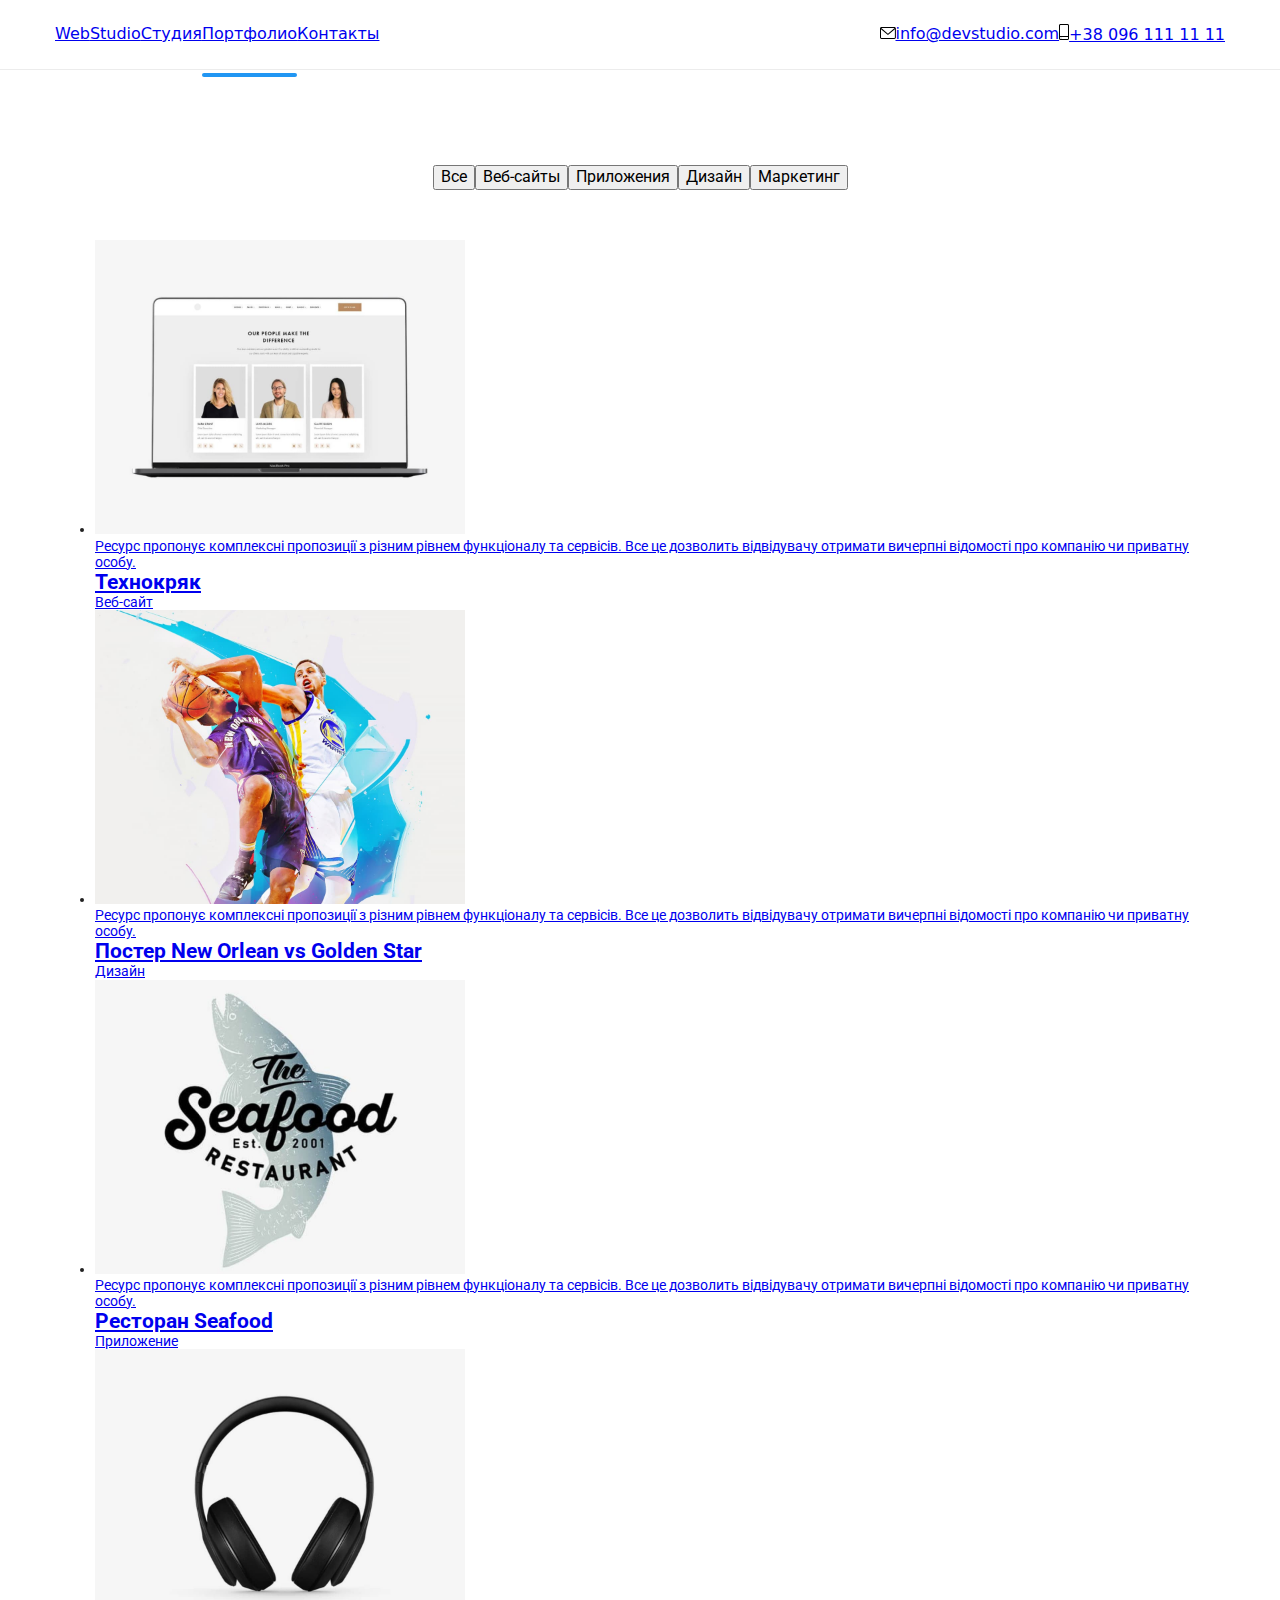
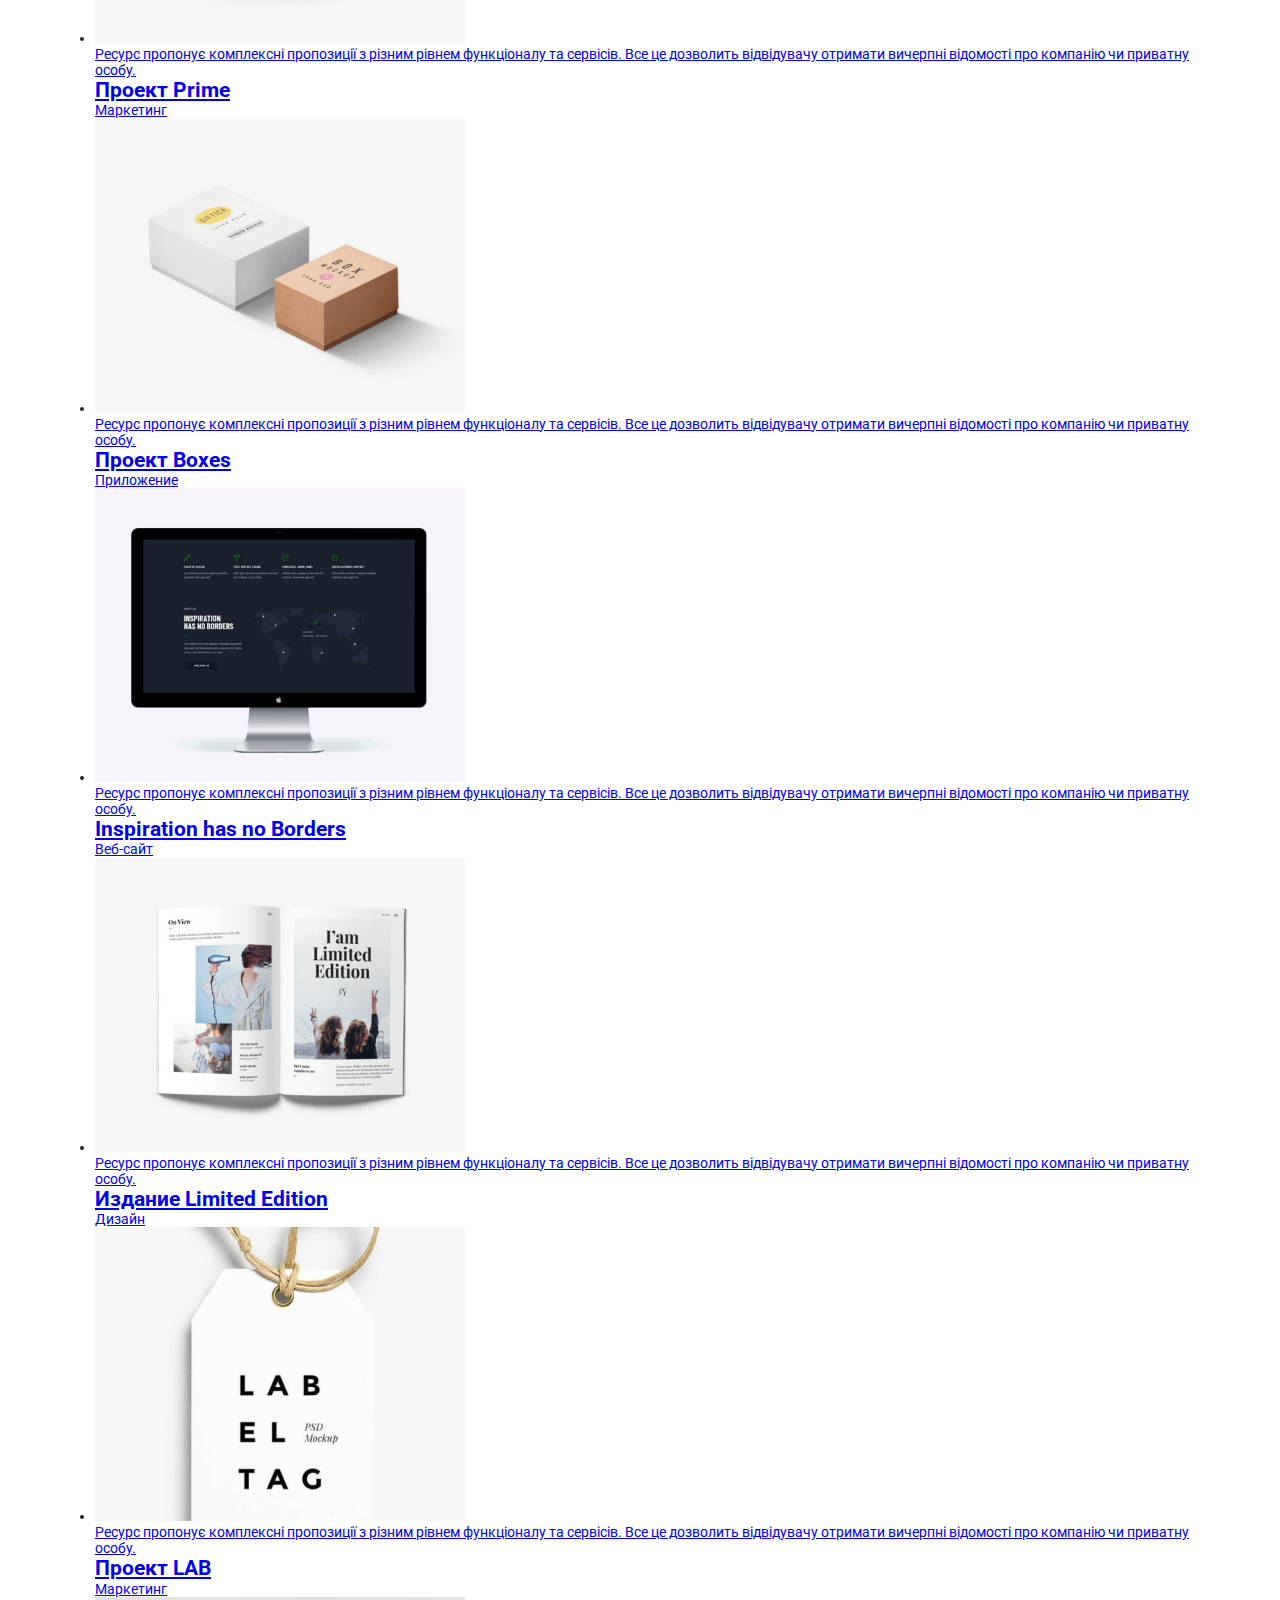
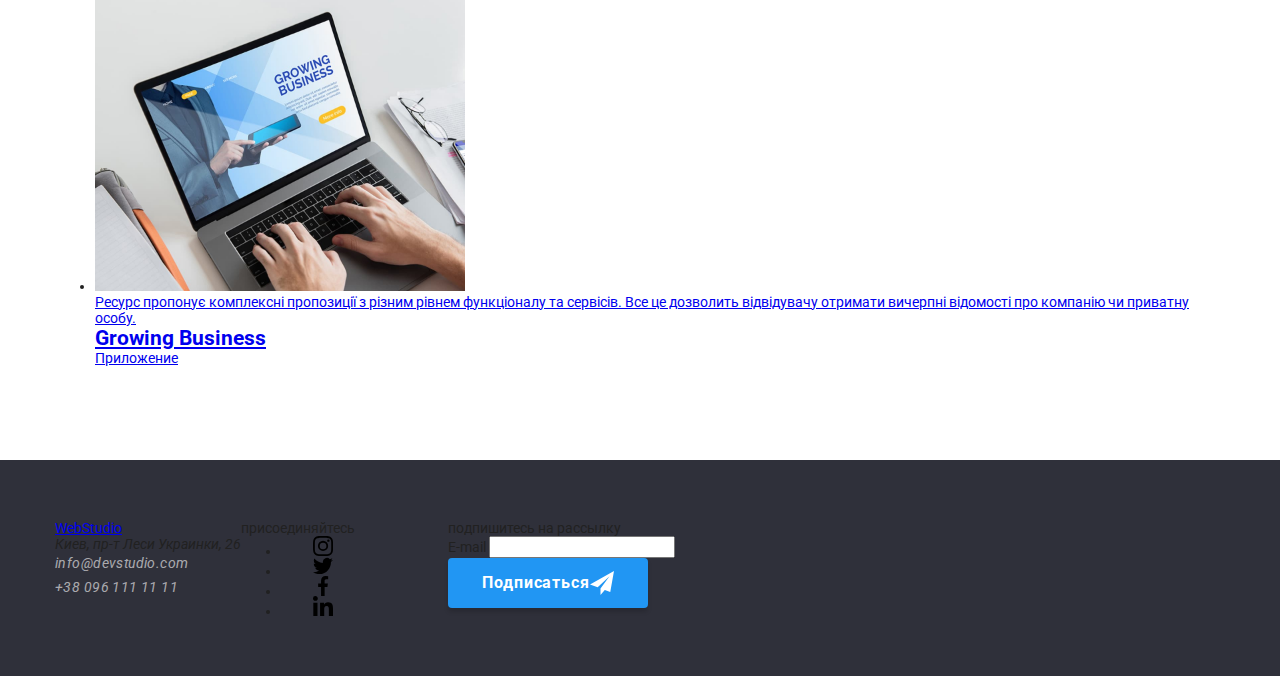
<file: archieveport.html>
<!DOCTYPE html>
<html lang="ru">

<head>
    <meta charset="UTF-8">
    <meta http-equiv="X-UA-Compatible" content="IE=edge">
    <meta name="viewport" content="width=device-width, initial-scale=1.0">
    <title>Document</title>
    <link rel="preconnect" href="https://fonts.googleapis.com">
    <link rel="preconnect" href="https://fonts.gstatic.com" crossorigin>
    <link
        href="https://fonts.googleapis.com/css2?family=Raleway:wght@700&family=Roboto:wght@400;500;700;900&display=swap"
        rel="stylesheet">
    <link rel="stylesheet" href="https://cdn.jsdelivr.net/npm/modern-normalize@1.1.0/modern-normalize.css">
    <link rel="stylesheet" href="./css/dz7.css">
</head>

<body>
    <header class="header">
        <div class="container">
            <nav class="menu">
                <a class="logo" href="index.html"><span class="active-color">Web</span>Studio</a>
                <ul class="list menu-list">
                    <li class="menu-item menu-studio">
                        <a class="menu-link" href="./index.html">Студия</a>
                    </li>
                    <li class="menu-item menu-portfolio">
                        <div class="current-1">
                            <a class="menu-link current" href="#">Портфолио</a>
                        </div>
                    </li>
                    <li class="menu-item menu-contacts">
                        <a class="menu-link" href="#">Контакты</a>
                    </li>
                </ul>
            </nav>
            <ul class="list list-contacts">
                <li>
                    <a class="menu-item-email flex-center" href="mailto:info@devstudio.com">
                        <svg class="envelope-icon" width="16px" height="12px">
                            <use href="./images/icons.svg#envelope"></use>
                        </svg>info@devstudio.com</a>
                </li>
                <li>
                    <a class="menu-item-phone flex-center" href="tel:+380961111111">
                        <svg class="smartphone-icon" width="10px" height="16px">
                            <use href="./images/icons.svg#smartphone"></use>
                        </svg>+38 096 111 11 11</a>
                </li>
            </ul>
        </div>
    </header>
    <main class="content CONTENT">
        <section class="work-examples WORK-EXAMPLES">
            <div class="container CONTAINER">
                <ul class="filters FILTERS">
                    <li class="filters-li FILTERS__ITEM"><button class="filters-button FILTERS__BUTTON"
                            type="button">Все</button></li>
                    <li class="filters-li FILTERS__ITEM"><button class="filters-button FILTERS__BUTTON"
                            type="button">Веб-сайты</button></li>
                    <li class="filters-li FILTERS__ITEM"><button class="filters-button FILTERS__BUTTON"
                            type="button">Приложения</button></li>
                    <li class="filters-li FILTERS__ITEM"><button class="filters-button FILTERS__BUTTON"
                            type="button">Дизайн</button></li>
                    <li class="filters-li FILTERS__ITEM"><button class="filters-button FILTERS__BUTTON"
                            type="button">Маркетинг</button></li>
                </ul>
                <ul class="work-examples-img WORK-LIST">
                    <li class="work-examples-border WORK-LIST__ITEM WORK-LIST__ITEM--BORDER">
                        <a class="work-examples-link WORK__LINK" href="#">
                            <div class="work-examples-overlay WORK-OVERLAY">
                                <img class="work-examples-i WORK__IMG" src="./images/speсialists.jpg"
                                    alt="Фото специалистов" width="370" height="294">
                                <p class="overlay-p WORK-OVERLAY__TEXT">Ресурс пропонує комплексні пропозиції з різним
                                    рівнем функціоналу
                                    та сервісів. Все це дозволить відвідувачу отримати
                                    вичерпні відомості про компанію чи приватну особу.</p>
                            </div>
                            <div class="work-examples-name WORK-NAME">
                                <h2 class="work-examples-h WORK-NAME__TITLE">Технокряк</h2>
                                <p class="work-examples-p WORK-NAME__TEXT">Веб-сайт</p>
                            </div>
                        </a>
                    </li>
                    <li class="work-examples-border WORK-LIST__ITEM WORK-LIST__ITEM--BORDER">
                        <a class="work-examples-link WORK__LINK" href="#">
                            <div class="work-examples-overlay WORK-OVERLAY">
                                <img class="work-examples-i WORK__IMG" src="./images/basketball.jpg"
                                    alt="Игра в баскетбол" width="370" height="294">
                                <p class="overlay-p WORK-OVERLAY__TEXT">Ресурс пропонує комплексні пропозиції з різним
                                    рівнем функціоналу
                                    та сервісів. Все це дозволить
                                    відвідувачу отримати
                                    вичерпні відомості про компанію чи приватну особу.</p>
                            </div>
                            <div class="work-examples-name WORK-NAME">
                                <h2 class="work-examples-h WORK-NAME__TITLE">Постер <span lang="en">New Orlean vs Golden
                                        Star</span></h2>
                                <p class="work-examples-p WORK-NAME__TEXT">Дизайн</p>
                            </div>
                        </a>
                    </li>
                    <li class="work-examples-border WORK-LIST__ITEM WORK-LIST__ITEM--BORDER">
                        <a class="work-examples-link WORK__LINK" href="#">
                            <div class="work-examples-overlay WORK-OVERLAY">
                                <img class="work-examples-i WORK__IMG" src="./images/restaurant.jpg"
                                    alt="Лого ресторана" width="370" height="294">
                                <p class="overlay-p WORK-OVERLAY__TEXT">Ресурс пропонує комплексні пропозиції з різним
                                    рівнем функціоналу
                                    та сервісів. Все це дозволить
                                    відвідувачу отримати
                                    вичерпні відомості про компанію чи приватну особу.</p>
                            </div>
                            <div class="work-examples-name WORK-NAME">
                                <h2 class="work-examples-h WORK-NAME__TITLE">Ресторан <span lang="en">Seafood</span>
                                </h2>
                                <p class="work-examples-p WORK-NAME__TEXT">Приложение</p>
                            </div>
                        </a>
                    </li>
                    <li class="work-examples-border WORK-LIST__ITEM WORK-LIST__ITEM--BORDER">
                        <a class="work-examples-link WORK__LINK" href="#">
                            <div class="work-examples-overlay WORK-OVERLAY">
                                <img class="work-examples-i WORK__IMG" src="./images/earphones.jpg" alt="Наушники"
                                    width="370" height="294">
                                <p class="overlay-p WORK-OVERLAY__TEXT">Ресурс пропонує комплексні пропозиції з різним
                                    рівнем функціоналу
                                    та сервісів. Все це дозволить
                                    відвідувачу отримати
                                    вичерпні відомості про компанію чи приватну особу.</p>
                            </div>
                            <div class="work-examples-name WORK-NAME">
                                <h2 class="work-examples-h WORK-NAME__TITLE">Проект <span lang="en">Prime</span></h2>
                                <p class="work-examples-p WORK-NAME__TEXT">Маркетинг</p>
                            </div>
                        </a>
                    </li>
                    <li class="work-examples-border WORK-LIST__ITEM WORK-LIST__ITEM--BORDER">
                        <a class="work-examples-link WORK__LINK" href="#">
                            <div class="work-examples-overlay WORK-OVERLAY">
                                <img class="work-examples-i WORK__IMG" src="./images/boxes.jpg" alt="2 коробки"
                                    width="370" height="294">
                                <p class="overlay-p WORK-OVERLAY__TEXT">Ресурс пропонує комплексні пропозиції з різним
                                    рівнем функціоналу
                                    та сервісів. Все це дозволить
                                    відвідувачу отримати
                                    вичерпні відомості про компанію чи приватну особу.</p>
                            </div>
                            <div class="work-examples-name WORK-NAME">
                                <h2 class="work-examples-h WORK-NAME__TITLE">Проект <span lang="en">Boxes</span></h2>
                                <p class="work-examples-p WORK-NAME__TEXT">Приложение</p>
                            </div>
                        </a>
                    </li>
                    <li class="work-examples-border WORK-LIST__ITEM WORK-LIST__ITEM--BORDER">
                        <a class="work-examples-link WORK__LINK" href="#">
                            <div class="work-examples-overlay WORK-OVERLAY">
                                <img class="work-examples-i WORK__IMG" src="./images/monitor.jpg" alt="Монитор"
                                    width="370" height="294">
                                <p class="overlay-p WORK-OVERLAY__TEXT">Ресурс пропонує комплексні пропозиції з різним
                                    рівнем функціоналу
                                    та сервісів. Все це дозволить
                                    відвідувачу отримати
                                    вичерпні відомості про компанію чи приватну особу.</p>
                            </div>
                            <div class="work-examples-name WORK-NAME">
                                <h2 class="work-examples-h WORK-NAME__TITLE"><span lang="en">Inspiration has no
                                        Borders</span></h2>
                                <p class="work-examples-p WORK-NAME__TEXT">Веб-сайт</p>
                            </div>
                        </a>
                    </li>
                    <li class="work-examples-border WORK-LIST__ITEM WORK-LIST__ITEM--BORDER">
                        <a class="work-examples-link WORK__LINK" href="#">
                            <div class="work-examples-overlay WORK-OVERLAY">
                                <img class="work-examples-i WORK__IMG" src="./images/magazine.jpg"
                                    alt="Страницы журнала" width="370" height="294">
                                <p class="overlay-p WORK-OVERLAY__TEXT">Ресурс пропонує комплексні пропозиції з різним
                                    рівнем функціоналу
                                    та сервісів. Все це дозволить
                                    відвідувачу отримати
                                    вичерпні відомості про компанію чи приватну особу.</p>
                            </div>
                            <div class="work-examples-name WORK-NAME">
                                <h2 class="work-examples-h WORK-NAME__TITLE">Издание <span lang="en">Limited
                                        Edition</span></h2>
                                <p class="work-examples-p WORK-NAME__TEXT">Дизайн</p>
                            </div>
                        </a>
                    </li>
                    <li class="work-examples-border WORK-LIST__ITEM WORK-LIST__ITEM--BORDER">
                        <a class="work-examples-link WORK__LINK" href="#">
                            <div class="work-examples-overlay WORK-OVERLAY">
                                <img class="work-examples-i WORK__IMG" src="./images/label.jpg" alt="Лейбл" width="370"
                                    height="294">
                                <p class="overlay-p WORK-OVERLAY__TEXT">Ресурс пропонує комплексні пропозиції з різним
                                    рівнем функціоналу
                                    та сервісів. Все це дозволить
                                    відвідувачу отримати
                                    вичерпні відомості про компанію чи приватну особу.</p>
                            </div>
                            <div class="work-examples-name WORK-NAME">
                                <h2 class="work-examples-h WORK-NAME__TITLE">Проект <span lang="en">LAB</span></h2>
                                <p class="work-examples-p WORK-NAME__TEXT">Маркетинг</p>
                            </div>
                        </a>
                    </li>
                    <li class="work-examples-border WORK-LIST__ITEM WORK-LIST__ITEM--BORDER">
                        <a class="work-examples-link WORK__LINK" href="#">
                            <div class="work-examples-overlay WORK-OVERLAY">
                                <img class="work-examples-i WORK__IMG" src="./images/notebook.jpg" alt="Ноутбук"
                                    width="370" height="294">
                                <p class="overlay-p WORK-OVERLAY__TEXT">Ресурс пропонує комплексні пропозиції з різним
                                    рівнем функціоналу
                                    та сервісів. Все це дозволить
                                    відвідувачу отримати
                                    вичерпні відомості про компанію чи приватну особу.</p>
                            </div>
                            <div class="work-examples-name WORK-NAME">
                                <h2 class="work-examples-h WORK-NAME__TITLE"><span lang="en">Growing Business</span>
                                </h2>
                                <p class="work-examples-p WORK-NAME__TEXT">Приложение</p>
                            </div>
                        </a>
                    </li>
                </ul>
            </div>
        </section>
    </main>
    <footer class="footer content">
        <div class="container address-join">
            <div class="address-footer">
                <a class="logo-footer" href="index.html"><span class="active-color">Web</span>Studio</a>
                <address>
                    <ul class="list address">
                        <li class="address-street">Киев, пр-т Леси Украинки, 26</li>
                        <li><a class="address-contacts address-contacts-email"
                                href="mailto:info@devstudio.com">info@devstudio.com</a>
                        </li>
                        <li><a class="address-contacts address-contacts-phone" href="tel:+380961111111">+38 096 111 11
                                11</a></li>
                    </ul>
                </address>
            </div>
            <div class="footer-join">
                <p class="join">присоединяйтесь</p>
                <ul class="social-links-footer">
                    <li>
                        <a class="social-nets join-nets" href="#"><svg class="instagram" width="20px" height="20px">
                                <use href="./images/icons.svg#instagram"></use>
                            </svg>
                        </a>
                    </li>
                    <li>
                        <a class="social-nets join-nets" href="#"><svg class="twitter" width="20px" height="20px">
                                <use href="./images/icons.svg#twitter"></use>
                            </svg>
                        </a>
                    </li>
                    <li>
                        <a class="social-nets join-nets" href="#"><svg class="facebook" width="20px" height="20px">
                                <use href="./images/icons.svg#facebook"></use>
                            </svg>
                        </a>
                    </li>
                    <li>
                        <a class="social-nets join-nets join-nets-linkedin" href="#"><svg class="linkedin" width="20px"
                                height="20px">
                                <use href="./images/icons.svg#linkedin"></use>
                            </svg>
                        </a>
                    </li>
                </ul>
            </div>
            <div>
                <p class="signup">подпишитесь на рассылку</p>
                <form class="subscribe">
                    <label for="email" class="form-email">E-mail</label>
                    <input type="email" name="email" class="input-email" id="email">
                    <button class="btn" type="submit">Подписаться
                        <svg class="icon-send" width="24px" height="24px">
                            <use href="./images/icons.svg#icon-send"></use>
                        </svg>
                    </button>
                </form>
            </div>
        </div>
    </footer>
</body>

</html>
</file>
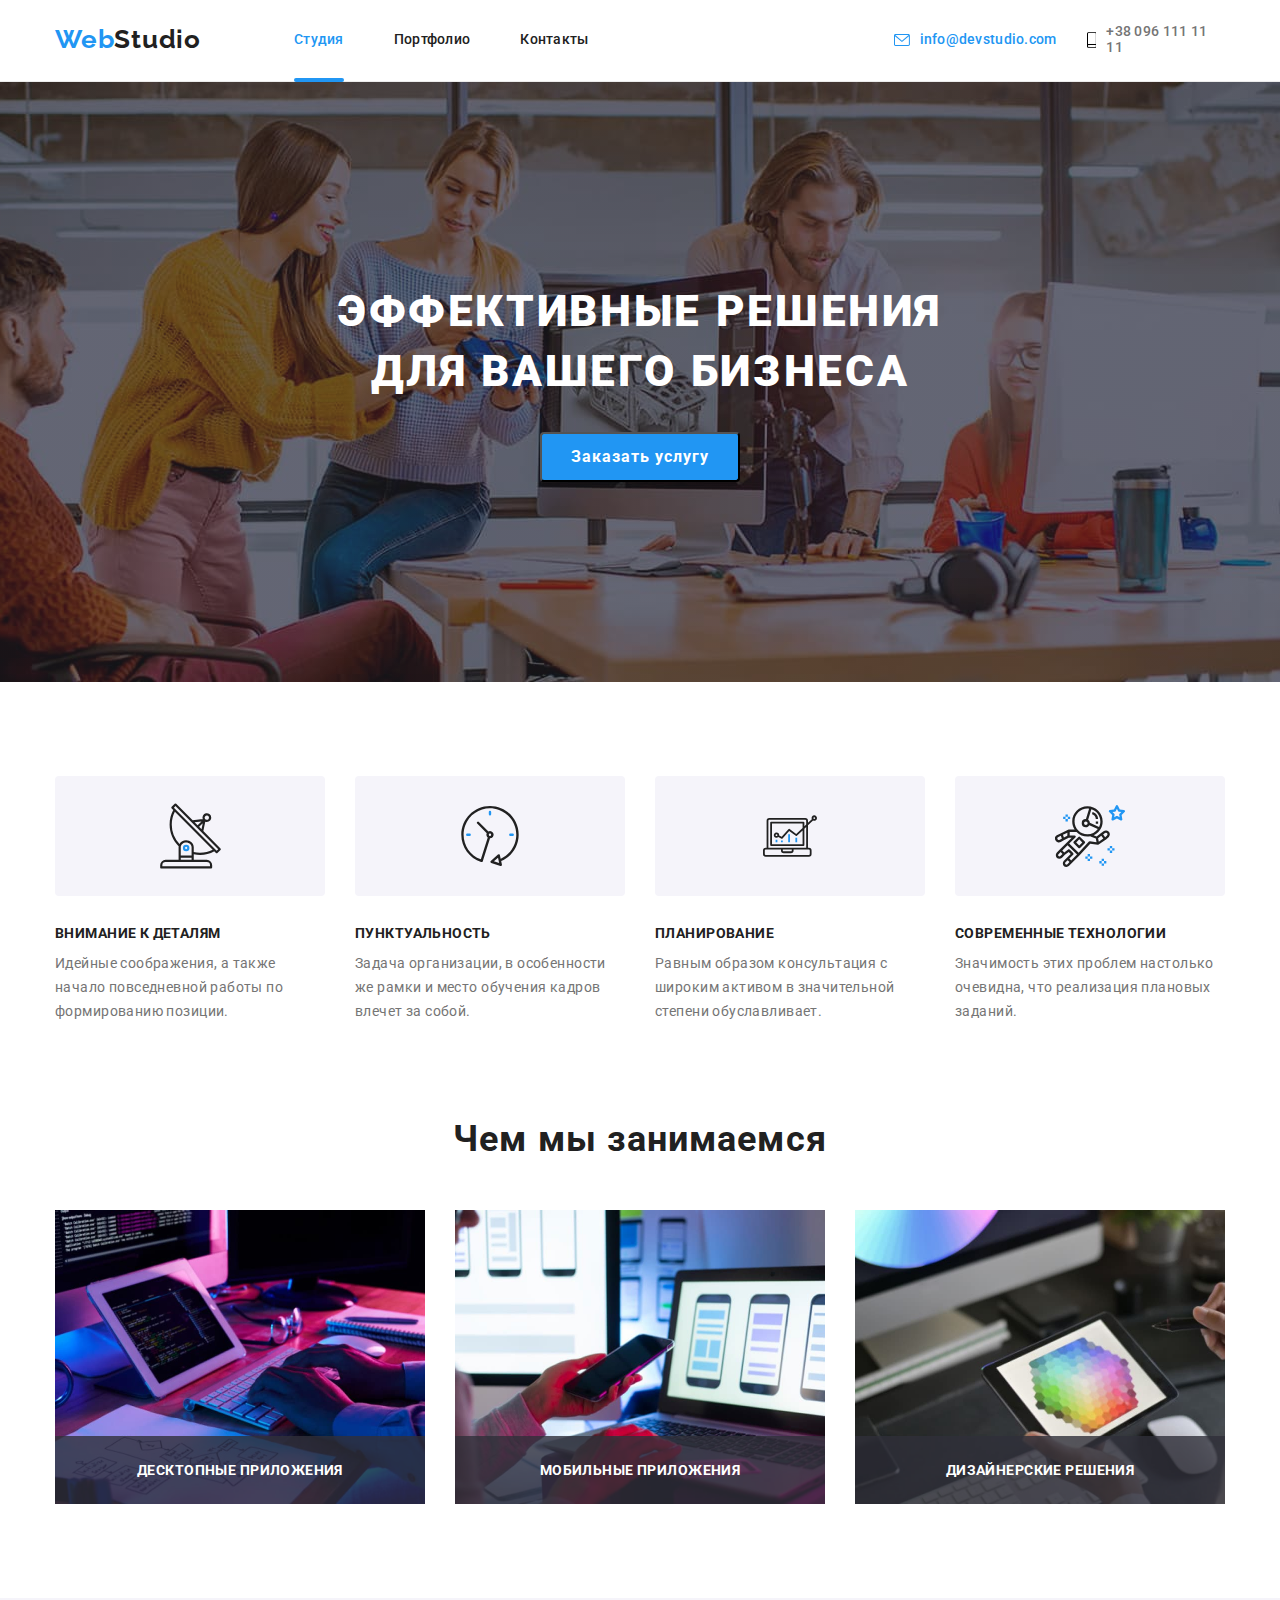
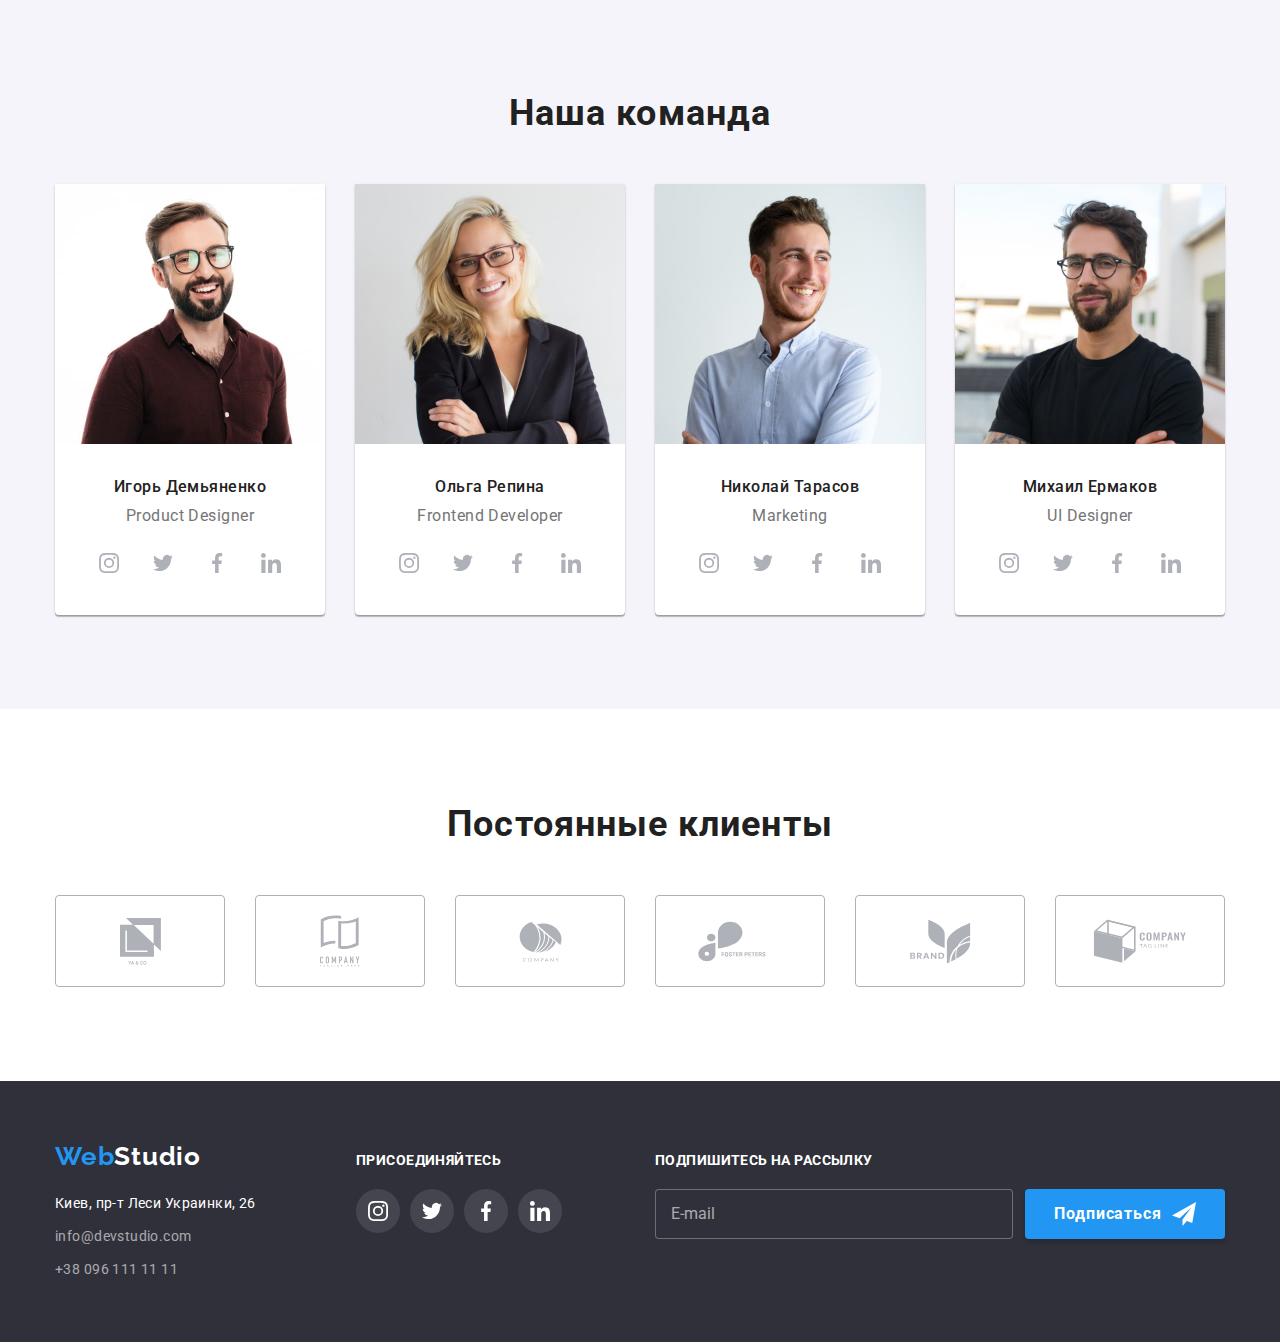
<file: dz6.html>
<!DOCTYPE html>
<html lang="ru">

<head>
    <meta charset="UTF-8">
    <meta http-equiv="X-UA-Compatible" content="IE=edge">
    <meta name="viewport" content="width=device-width, initial-scale=1.0">
    <title>Document</title>
    <link rel="preconnect" href="https://fonts.googleapis.com">
    <link rel="preconnect" href="https://fonts.gstatic.com" crossorigin>
    <link
        href="https://fonts.googleapis.com/css2?family=Raleway:wght@700&family=Roboto:wght@400;500;700;900&display=swap"
        rel="stylesheet">
    <link rel="stylesheet" href="https://cdn.jsdelivr.net/npm/modern-normalize@1.1.0/modern-normalize.css">
    <link rel="stylesheet" href="./css/dz6.css">
</head>

<body>
    <header class="header">
        <div class="container">
            <nav class="menu">
                <a class="logo" href="index.html"><span class="active-color">Web</span>Studio</a>
                <ul class="list menu-list">
                    <li class="menu-item menu-studio">
                        <div class="current-1">
                            <a class="menu-link current" href="#">Студия</a>
                        </div>
                    </li>
                    <li class="menu-item menu-portfolio">
                        <a class="menu-link" href="./portfolio.html">Портфолио</a>
                    </li>
                    <li class="menu-item menu-contacts">
                        <a class="menu-link" href="#">Контакты</a>
                    </li>
                </ul>
            </nav>
            <ul class="list list-contacts">
                <li>
                    <a class="menu-item-email flex-center" href="mailto:info@devstudio.com">
                        <svg class="envelope-icon" width="16px" height="12px">
                            <use href="./images/icons.svg#envelope"></use>
                        </svg>info@devstudio.com</a>
                </li>
                <li>
                    <a class="menu-item-phone flex-center" href="tel:+380961111111">
                        <svg class="smartphone-icon" width="10px" height="16px">
                            <use href="./images/icons.svg#smartphone"></use>
                        </svg>+38 096 111 11 11</a>
                </li>
            </ul>
        </div>
    </header>
    <main class="main content">
        <section class="main-section">
            <div class="container">
                <h1 class="main-title">Эффективные решения для вашего бизнеса</h1>
                <button type="button" class="button-order" data-modal-open>Заказать услугу</button>
            </div>
        </section>
        <section class="benefits">
            <div class="container">
                <ul class="benefits-list">
                    <li>
                        <div class="benefits-icon">
                            <svg class="antenna-icon" width="65px" height="70px">
                                <use href="./images/icons.svg#antenna"></use>
                            </svg>
                        </div>
                        <h3 class="benefits-title">Внимание к деталям</h3>
                        <p class="benefits-p">Идейные соображения, а также начало повседневной работы по формированию
                            позиции.</p>
                    </li>
                    <li>
                        <div class="benefits-icon">
                            <svg class="clock-icon" width="60px" height="70px">
                                <use href="./images/icons.svg#clock"></use>
                            </svg>
                        </div>
                        <h3 class="benefits-title">Пунктуальность</h3>
                        <p class="benefits-p">Задача организации, в особенности же рамки и место обучения кадров влечет
                            за собой.</p>
                    </li>
                    <li>
                        <div class="benefits-icon">
                            <svg class="diagram-icon" width="70px" height="54px">
                                <use href="./images/icons.svg#diagram"></use>
                            </svg>
                        </div>
                        <h3 class="benefits-title">Планирование</h3>
                        <p class="benefits-p">Равным образом консультация с широким активом в значительной степени
                            обуславливает.</p>
                    </li>
                    <li>
                        <div class="benefits-icon">
                            <svg class="astronaut-icon" width="70px" height="70px">
                                <use href="./images/icons.svg#astronaut"></use>
                            </svg>
                        </div>
                        <h3 class="benefits-title">Современные технологии</h3>
                        <p class="benefits-p">Значимость этих проблем настолько очевидна, что реализация плановых
                            заданий.</p>
                    </li>
                </ul>
            </div>
        </section>
        <section class="works">
            <div class="container">
                <h2 class="works-title">Чем мы занимаемся</h2>
                <ul class="works-list">
                    <li class="works-item">
                        <div class="examples-work">
                            <img class="examples-img" src="./images/schema.jpg" alt="Рисование схемы" width="370"
                                height="294" />
                            <p class="examples-p">десктопные приложения</p>
                        </div>
                    </li>
                    <li class="works-item">
                        <div class="examples-work">
                            <img class="examples-img" src="./images/design.jpg" alt="Создание дизайна" width="370"
                                height="294" />
                            <p class="examples-p">мобильные приложения</p>
                        </div>
                    </li>
                    <li class="works-item">
                        <div class="examples-work">
                            <img class="examples-img" src="./images/palitra.jpg" alt="Планшет с палитрой" width="370"
                                height="294" />
                            <p class="examples-p">дизайнерские решения</p>
                        </div>
                    </li>
                </ul>
            </div>
        </section>
        <section class="team">
            <div class="container">
                <h2 class="team-title">Наша команда</h2>
                <ul class="team-list">
                    <li class="team-item">
                        <img src="./images/igor.jpg" alt="Фото мужчины" width="270" height="260">
                        <div class="team-name">
                            <h3 class="team-item-h">Игорь Демьяненко</h3>
                            <p class="team-item-p">Product Designer</p>
                            <ul class="links-social-nets">
                                <li>
                                    <a class="social-nets" href="#"><svg class="instagram" width="20px" height="20px">
                                            <use href="./images/icons.svg#instagram"></use>
                                        </svg>
                                    </a>
                                </li>
                                <li>
                                    <a class="social-nets" href="#"><svg class="twitter" width="20px" height="20px">
                                            <use href="./images/icons.svg#twitter"></use>
                                        </svg>
                                    </a>
                                </li>
                                <li>
                                    <a class="social-nets" href="#"><svg class="facebook" width="20px" height="20px">
                                            <use href="./images/icons.svg#facebook"></use>
                                        </svg>
                                    </a>
                                </li>
                                <li>
                                    <a class="social-nets" href="#"><svg class="linkedin" width="20px" height="20px">
                                            <use href="./images/icons.svg#linkedin"></use>
                                        </svg>
                                    </a>
                                </li>
                            </ul>
                        </div>
                    </li>
                    <li class="team-item">
                        <img src="./images/olga.jpg" alt="Фото женщины" width="270" height="260">
                        <div class="team-name">
                            <h3 class="team-item-h">Ольга Репина</h3>
                            <p class="team-item-p">Frontend Developer</p>
                            <ul class="links-social-nets">
                                <li>
                                    <a class="social-nets" href="#"><svg class="instagram" width="20px" height="20px">
                                            <use href="./images/icons.svg#instagram"></use>
                                        </svg>
                                    </a>
                                </li>
                                <li>
                                    <a class="social-nets" href="#"><svg class="twitter" width="20px" height="20px">
                                            <use href="./images/icons.svg#twitter"></use>
                                        </svg>
                                    </a>
                                </li>
                                <li>
                                    <a class="social-nets" href="#"><svg class="facebook" width="20px" height="20px">
                                            <use href="./images/icons.svg#facebook"></use>
                                        </svg>
                                    </a>
                                </li>
                                <li>
                                    <a class="social-nets" href="#"><svg class="linkedin" width="20px" height="20px">
                                            <use href="./images/icons.svg#linkedin"></use>
                                        </svg>
                                    </a>
                                </li>
                            </ul>
                        </div>
                    </li>
                    <li class="team-item">
                        <img src="./images/nikolai.jpg" alt="Фото мужчины" width="270" height="260">
                        <div class="team-name">
                            <h3 class="team-item-h">Николай Тарасов</h3>
                            <p class="team-item-p">Marketing</p>
                            <ul class="links-social-nets">
                                <li>
                                    <a class="social-nets" href="#"><svg class="instagram" width="20px" height="20px">
                                            <use href="./images/icons.svg#instagram"></use>
                                        </svg>
                                    </a>
                                </li>
                                <li>
                                    <a class="social-nets" href="#"><svg class="twitter" width="20px" height="20px">
                                            <use href="./images/icons.svg#twitter"></use>
                                        </svg>
                                    </a>
                                </li>
                                <li>
                                    <a class="social-nets" href="#"><svg class="facebook" width="20px" height="20px">
                                            <use href="./images/icons.svg#facebook"></use>
                                        </svg>
                                    </a>
                                </li>
                                <li>
                                    <a class="social-nets" href="#"><svg class="linkedin" width="20px" height="20px">
                                            <use href="./images/icons.svg#linkedin"></use>
                                        </svg>
                                    </a>
                                </li>
                            </ul>
                        </div>
                    </li>
                    <li class="team-item">
                        <img src="./images/mikhail.jpg" alt="Фото мужчины" width="270" height="260">
                        <div class="team-name">
                            <h3 class="team-item-h">Михаил Ермаков</h3>
                            <p class="team-item-p">UI Designer</p>
                            <ul class="links-social-nets">
                                <li>
                                    <a class="social-nets" href="#"><svg class="instagram" width="20px" height="20px">
                                            <use href="./images/icons.svg#instagram"></use>
                                        </svg>
                                    </a>
                                </li>
                                <li>
                                    <a class="social-nets" href="#"><svg class="twitter" width="20px" height="20px">
                                            <use href="./images/icons.svg#twitter"></use>
                                        </svg>
                                    </a>
                                </li>
                                <li>
                                    <a class="social-nets" href="#"><svg class="facebook" width="20px" height="20px">
                                            <use href="./images/icons.svg#facebook"></use>
                                        </svg>
                                    </a>
                                </li>
                                <li>
                                    <a class="social-nets" href="#"><svg class="linkedin" width="20px" height="20px">
                                            <use href="./images/icons.svg#linkedin"></use>
                                        </svg>
                                    </a>
                                </li>
                            </ul>
                        </div>
                    </li>
                </ul>
            </div>
        </section>
        <section class="clients">
            <div class="container">
                <h2 class="clients-title">Постоянные клиенты</h2>
                <ul class="clients-list">
                    <li>
                        <a class="clients-logo" href="#"><svg class="logo1" width="41px" height="47px">
                                <use href="./images/icons.svg#logo1"></use>
                            </svg>
                        </a>
                    </li>
                    <li>
                        <a class="clients-logo" href="#"><svg class="logo2" width="40px" height="52px">
                                <use href="./images/icons.svg#logo2"></use>
                            </svg>
                        </a>
                    </li>
                    <li>
                        <a class="clients-logo" href="#"><svg class="logo3" width="43px" height="41px">
                                <use href="./images/icons.svg#logo3"></use>
                            </svg>
                        </a>
                    <li>
                        <a class="clients-logo" href="#"><svg class="logo4" width="84px" height="41px">
                                <use href="./images/icons.svg#logo4"></use>
                            </svg>
                        </a>
                    <li>
                        <a class="clients-logo" href="#"><svg class="logo5" width="63px" height="45px">
                                <use href="./images/icons.svg#logo5"></use>
                            </svg>
                        </a>
                    <li>
                        <a class="clients-logo" href="#"><svg class="logo6" width="94px" height="44px">
                                <use href="./images/icons.svg#logo6"></use>
                            </svg>
                        </a>
                    </li>

                </ul>
            </div>
        </section>
    </main>
    <footer class="footer content">
        <div class="container address-join">
            <div class="address-footer">
                <a class="logo-footer" href="index.html"><span class="active-color">Web</span>Studio</a>
                <address>
                    <ul class="list address">
                        <li class="address-street">Киев, пр-т Леси Украинки, 26</li>
                        <li><a class="address-contacts address-contacts-email"
                                href="mailto:info@devstudio.com">info@devstudio.com</a>
                        </li>
                        <li><a class="address-contacts address-contacts-phone" href="tel:+380961111111">+38 096 111 11
                                11</a></li>
                    </ul>
                </address>
            </div>
            <div class="footer-join">
                <p class="join">присоединяйтесь</p>
                <ul class="social-links-footer">
                    <li>
                        <a class="social-nets join-nets" href="#"><svg class="instagram" width="20px" height="20px">
                                <use href="./images/icons.svg#instagram"></use>
                            </svg>
                        </a>
                    </li>
                    <li>
                        <a class="social-nets join-nets" href="#"><svg class="twitter" width="20px" height="20px">
                                <use href="./images/icons.svg#twitter"></use>
                            </svg>
                        </a>
                    </li>
                    <li>
                        <a class="social-nets join-nets" href="#"><svg class="facebook" width="20px" height="20px">
                                <use href="./images/icons.svg#facebook"></use>
                            </svg>
                        </a>
                    </li>
                    <li>
                        <a class="social-nets join-nets join-nets-linkedin" href="#">
                            <svg class="linkedin" width="20px" height="20px">
                                <use href="./images/icons.svg#linkedin"></use>
                            </svg>
                        </a>
                    </li>
                </ul>
            </div>

            <div>
                <p class="signup">подпишитесь на рассылку</p>
                <form class="subscribe">
                    <label for="email" name="signup_form" class="form-email">E-mail</label>
                    <input type="email" name="email" class="input-email" id="email">
                        <button class="btn" type="submit">
                            <p class="sign-p">Подписаться</p>
                            <svg class="icon-send" width="24px" height="24px">
                            <use href="./images/icons.svg#icon-send"></use>
                            </svg>                            
                        </button>                                        
                </form>    
            </div>         
        </div>
    </footer>
    <div class="backdrop is-hidden" data-modal>
        <div class="modal">
            <button class="close-backdrop" data-modal-close>
                <svg class="close-backdrop-icon" width="30px" height="30px">
                    <use href="./images/icons.svg#close-backdrop"></use>
                </svg>
            </button>
            <div>
                <p class="data-title">
                    Оставьте свои данные, мы Вам перезвоним
                </p>
                <form class="data">
                    <div class="field-form">
                    <svg class="person-black" width="18px" height="18px">
                    <use href="./images/icons.svg#person-black"></use>
                    </svg>
                    <label for="name">Имя</label>
                    <input type="text" name="name" id="name">
                    </div>
                    <div class="field-form">
                    <svg class="phone-black" width="18px" height="18px">
                    <use href="./images/icons.svg#phone-black"></use>
                    </svg>
                    <label for="tel">Телефон</label>
                    <input type="tel" name="tel" id="tel" class="input-form">
                    </div>
                    <div class="field-form">
                    <svg class="email-black" width="18px" height="18px">
                    <use href="./images/icons.svg#email-black"></use>
                    </svg>
                    <label for="email">Почта</label>
                    <input type="email" name="email" id="email">
                    </div>
                    <div class="field-form div-comment">
                    <label for="comment">Комментарий</label>
                    <textarea name="comment" id="comment" class="comment" placeholder="Введите текст"></textarea>
                    </div>
                    <div class="agree-form">
                    <input type="checkbox" name="agree" id="agree" class="agree-checkbox">
                    <span class="check-icon"></span>
                    <label for="agree" class="agree-text">Соглашаюсь с рассылкой и принимаю <a href="#" class="link-conditions">Условия договора</a></label>
                    </div>
                    <button class="btn-send" type="submit">Отправить                 
                    </button>
                    </form>
            </div>
            
        </div>
        <div>     
        </div>
    </div>
    <script src="./js/modal.js"></script>
</body>

</html>
</file>
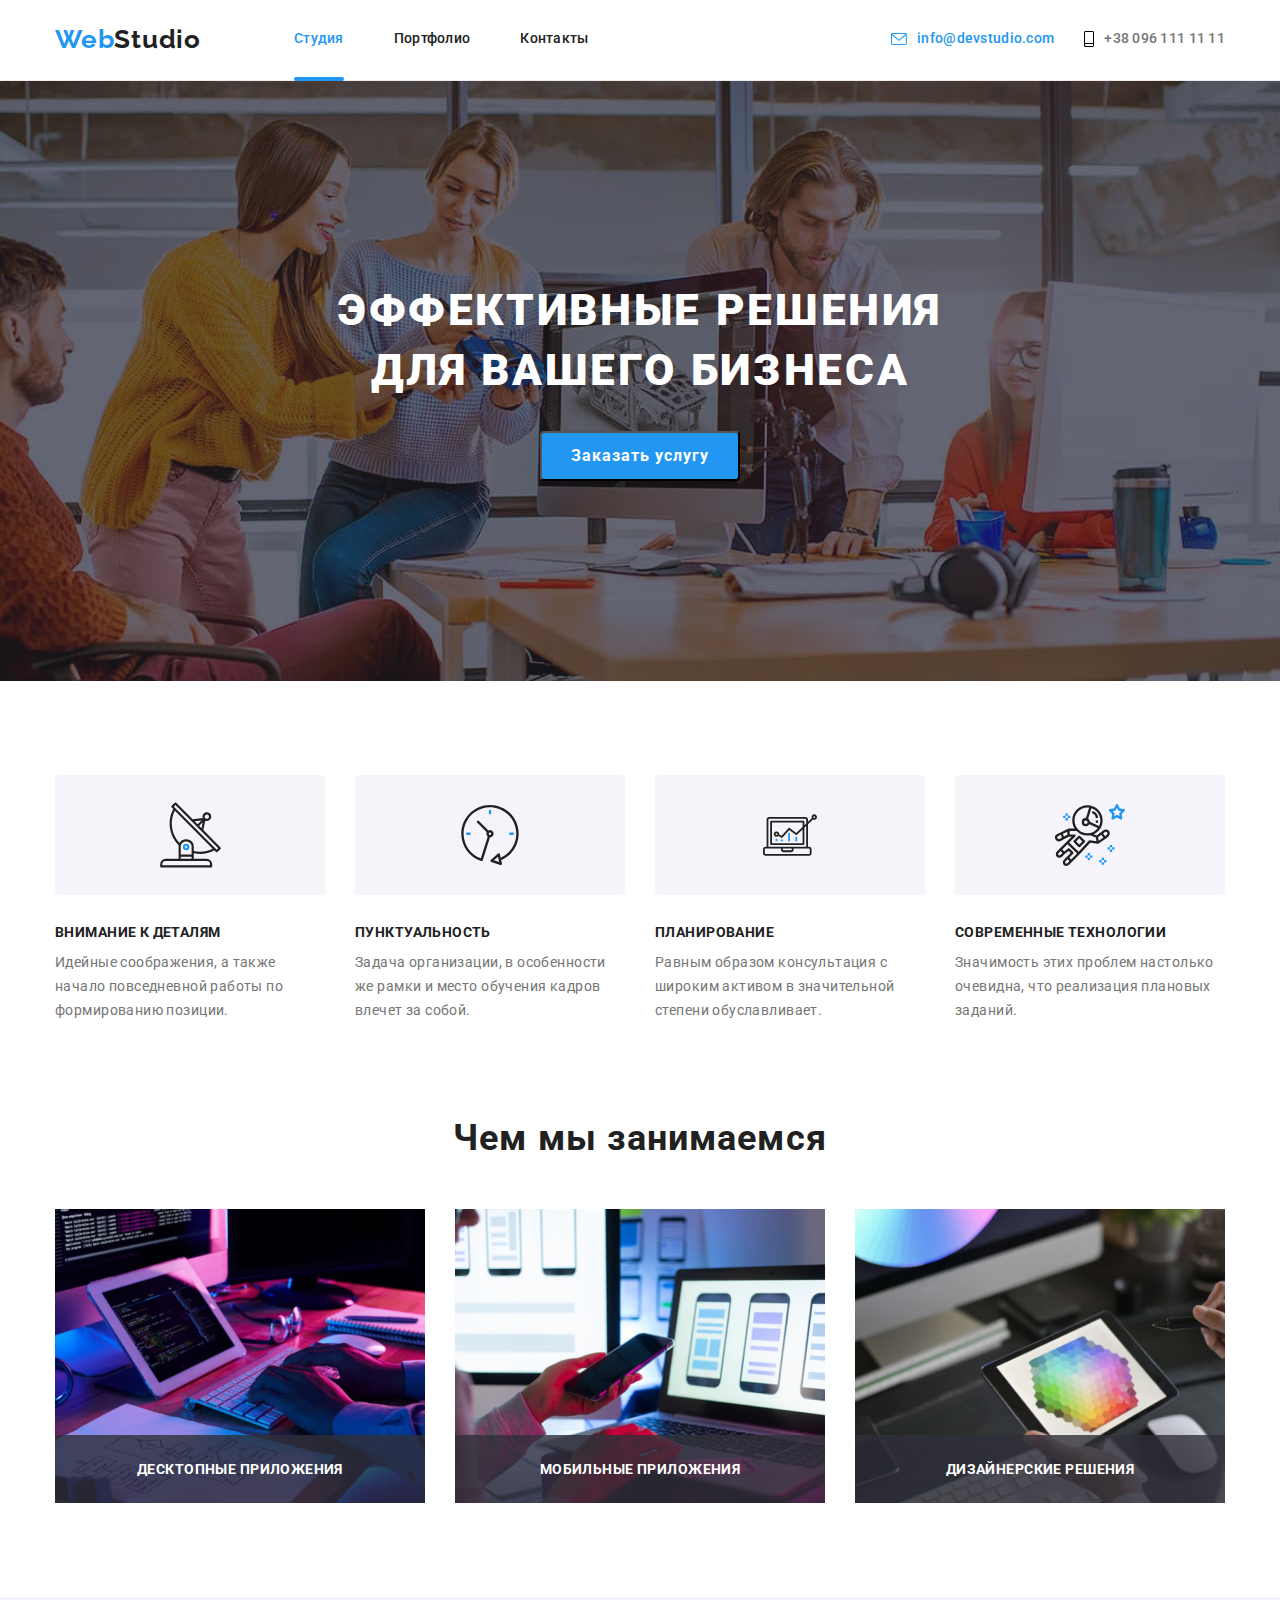
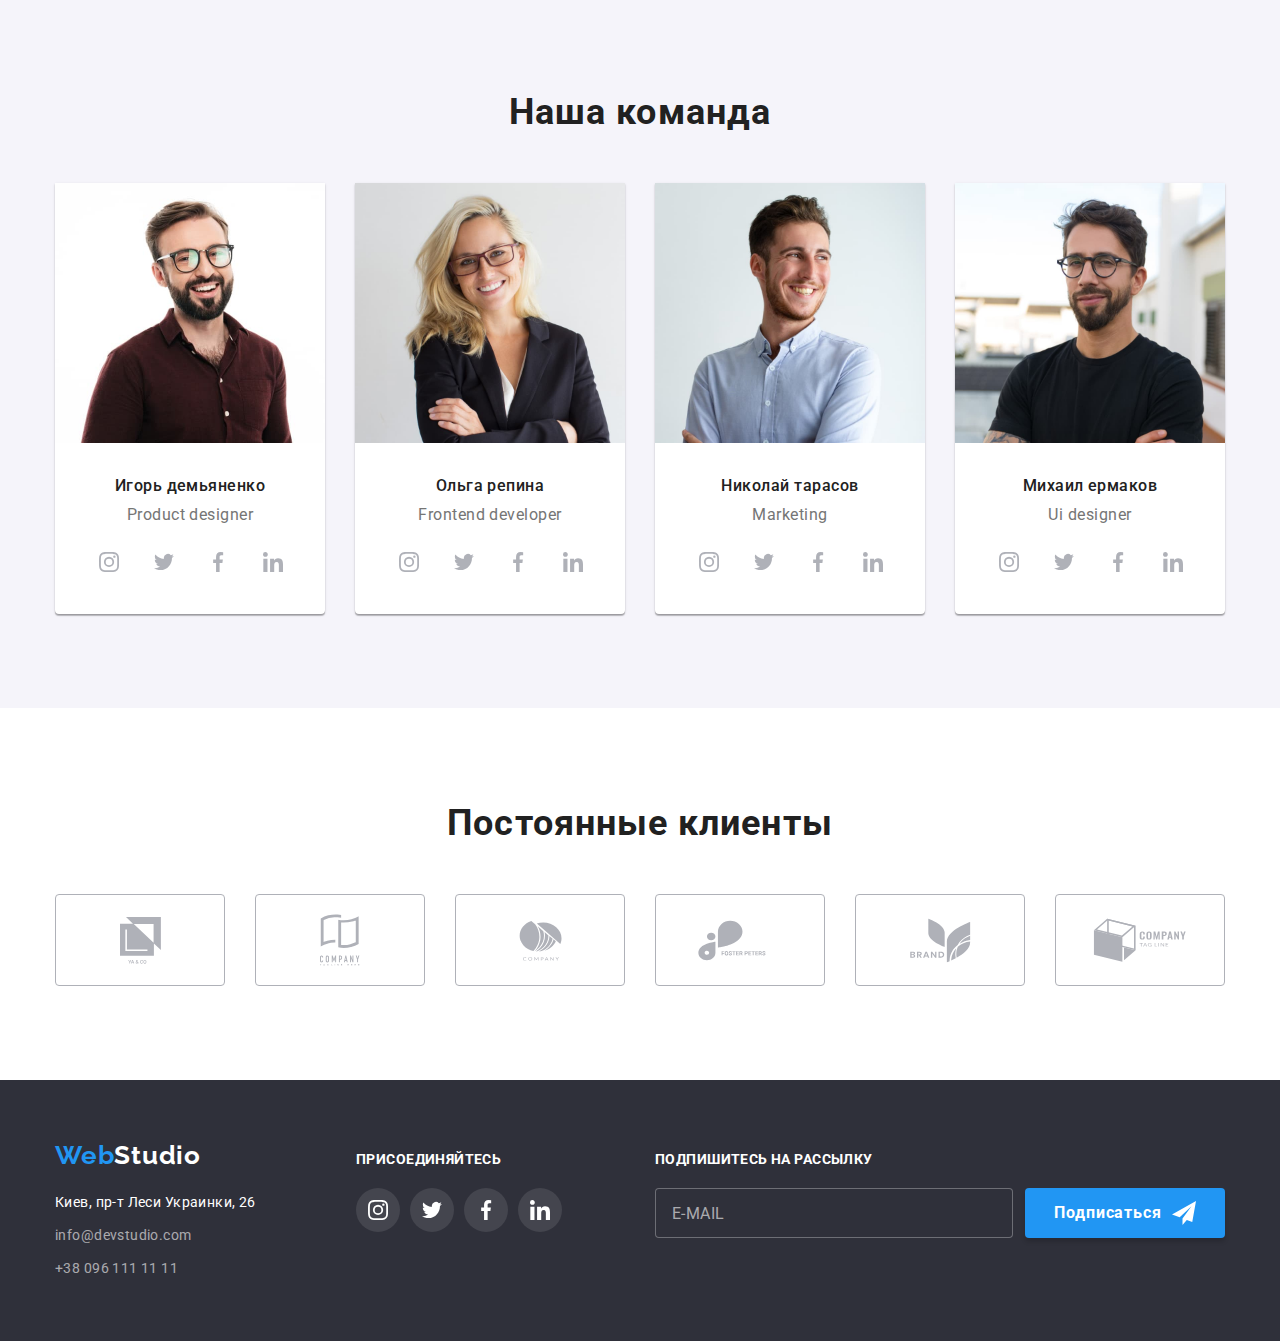
<file: index-dz7.html>
<!DOCTYPE html>
<html lang="ru">

<head>
    <meta charset="UTF-8">
    <meta http-equiv="X-UA-Compatible" content="IE=edge">
    <meta name="viewport" content="width=device-width, initial-scale=1.0">
    <title>Document</title>
    <link rel="preconnect" href="https://fonts.googleapis.com">
    <link rel="preconnect" href="https://fonts.gstatic.com" crossorigin>
    <link
        href="https://fonts.googleapis.com/css2?family=Raleway:wght@700&family=Roboto:wght@400;500;700;900&display=swap"
        rel="stylesheet">
    <link rel="stylesheet" href="https://cdn.jsdelivr.net/npm/modern-normalize@1.1.0/modern-normalize.css">
    <link rel="stylesheet" href="./css/dz7.css">
</head>

<body>
    <header class="header">
        <div class="container">
            <nav class="menu">
                <a class="menu__logo" href="index.html"><span class="menu__logo menu__logo--color">Web</span>Studio</a>
                <ul class="list menu-list">
                    <li class="menu__item menu__studio">
                        <div class="current-1">
                            <a class="menu__link menu__current" href="#">Студия</a>
                        </div>
                    </li>
                    <li class="menu__item menu__portfolio">
                        <a class="menu__link" href="./portfolio.html">Портфолио</a>
                    </li>
                    <li class="menu__item menu__contacts">
                        <a class="menu__link" href="#">Контакты</a>
                    </li>
                </ul>
            </nav>
            <ul class="list list-contacts">
                <li>
                    <a class="list-contacts__email list-contacts__email--flex-center" href="mailto:info@devstudio.com">
                        <svg class="list-contacts__envelope-icon" width="16px" height="12px">
                            <use href="./images/icons.svg#envelope"></use>
                        </svg>info@devstudio.com</a>
                </li>
                <li>
                    <a class="list-contacts__phone list-contacts__phone--flex-center" href="tel:+380961111111">
                        <svg class="list-contacts__smartphone-icon" width="10px" height="16px">
                            <use href="./images/icons.svg#smartphone"></use>
                        </svg>+38 096 111 11 11</a>
                </li>
            </ul>
        </div>
    </header>
    <main class="main content">
        <section class="main-section">
            <div class="container">
                <h1 class="main-section__title">эффективные решения для вашего бизнеса</h1>
                <button type="button" class="main-section__button button-order" data-modal-open>Заказать услугу</button>
            </div>
        </section>
        <section class="benefits">
            <div class="container">
                <ul class="benefits__list">
                    <li>
                        <div class="benefits__icon">
                            <svg class="benefits__antenna-icon" width="65px" height="70px">
                                <use href="./images/icons.svg#antenna"></use>
                            </svg>
                        </div>
                        <h3 class="benefits__title">внимание к деталям</h3>
                        <p class="benefits__text">Идейные соображения, а также начало повседневной работы по формированию
                            позиции.</p>
                    </li>
                    <li>
                        <div class="benefits__icon">
                            <svg class="benefits__clock-icon" width="60px" height="70px">
                                <use href="./images/icons.svg#clock"></use>
                            </svg>
                        </div>
                        <h3 class="benefits__title">пунктуальность</h3>
                        <p class="benefits__text">Задача организации, в особенности же рамки и место обучения кадров влечет
                            за собой.</p>
                    </li>
                    <li>
                        <div class="benefits__icon">
                            <svg class="benefits__diagram-icon" width="70px" height="54px">
                                <use href="./images/icons.svg#diagram"></use>
                            </svg>
                        </div>
                        <h3 class="benefits__title">планирование</h3>
                        <p class="benefits__text">Равным образом консультация с широким активом в значительной степени
                            обуславливает.</p>
                    </li>
                    <li>
                        <div class="benefits__icon">
                            <svg class="benefits__astronaut-icon" width="70px" height="70px">
                                <use href="./images/icons.svg#astronaut"></use>
                            </svg>
                        </div>
                        <h3 class="benefits__title">современные технологии</h3>
                        <p class="benefits__text">Значимость этих проблем настолько очевидна, что реализация плановых
                            заданий.</p>
                    </li>
                </ul>
            </div>
        </section>
        <section class="works">
            <div class="container">
                <h2 class="works__title">Чем мы занимаемся</h2>
                <ul class="works__list">
                    <li class="works__item">
                        <div class="works__item works__item--relative">
                            <img class="works__img" src="./images/schema.jpg" alt="рисование схемы" width="370"
                                height="294" />
                            <p class="works__text">десктопные приложения</p>
                        </div>
                    </li>
                    <li class="works__item">
                        <div class="works__item works__item--relative">
                            <img class="works__img" src="./images/design.jpg" alt="создание дизайна" width="370"
                                height="294" />
                            <p class="works__text">мобильные приложения</p>
                        </div>
                    </li>
                    <li class="works__item">
                        <div class="works__item works__item--relative">
                            <img class="works__img" src="./images/palitra.jpg" alt="планшет с палитрой" width="370"
                                height="294" />
                            <p class="works__text">дизайнерские решения</p>
                        </div>
                    </li>
                </ul>
            </div>
        </section>
        <section class="team">
            <div class="container">
                <h2 class="team__title">Наша команда</h2>
                <ul class="team__list">
                    <li class="team__item">
                        <img src="./images/igor.jpg" alt="фото мужчины" width="270" height="260">
                        <div class="team-name">
                            <h3 class="team-name__title">Игорь демьяненко</h3>
                            <p class="team-name__text">Product designer</p>
                            <ul class="social-nets team__social-nets">
                                <li>
                                    <a class="social-nets__link" href="#"><svg class="social-nets__instagram" width="20px" height="20px">
                                            <use href="./images/icons.svg#instagram"></use>
                                        </svg>
                                    </a>
                                </li>
                                <li>
                                    <a class="social-nets__link" href="#"><svg class="social-nets__twitter" width="20px" height="20px">
                                            <use href="./images/icons.svg#twitter"></use>
                                        </svg>
                                    </a>
                                </li>
                                <li>
                                    <a class="social-nets__link" href="#"><svg class="social-nets__facebook" width="20px" height="20px">
                                            <use href="./images/icons.svg#facebook"></use>
                                        </svg>
                                    </a>
                                </li>
                                <li>
                                    <a class="social-nets__link" href="#"><svg class="social-nets__linkedin" width="20px" height="20px">
                                            <use href="./images/icons.svg#linkedin"></use>
                                        </svg>
                                    </a>
                                </li>
                            </ul>
                        </div>
                    </li>
                    <li class="team__item">
                        <img src="./images/olga.jpg" alt="фото женщины" width="270" height="260">
                        <div class="team-name">
                            <h3 class="team-name__title">Ольга репина</h3>
                            <p class="team-name__text">Frontend developer</p>
                            <ul class="social-nets team__social-nets">
                                <li>
                                    <a class="social-nets__link" href="#"><svg class="social-nets__instagram" width="20px" height="20px">
                                            <use href="./images/icons.svg#instagram"></use>
                                        </svg>
                                    </a>
                                </li>
                                <li>
                                    <a class="social-nets__link" href="#"><svg class="social-nets__twitter" width="20px" height="20px">
                                            <use href="./images/icons.svg#twitter"></use>
                                        </svg>
                                    </a>
                                </li>
                                <li>
                                    <a class="social-nets__link" href="#"><svg class="social-nets__facebook" width="20px" height="20px">
                                            <use href="./images/icons.svg#facebook"></use>
                                        </svg>
                                    </a>
                                </li>
                                <li>
                                    <a class="social-nets__link" href="#"><svg class="social-nets__linkedin" width="20px" height="20px">
                                            <use href="./images/icons.svg#linkedin"></use>
                                        </svg>
                                    </a>
                                </li>
                            </ul>
                        </div>
                    </li>
                    <li class="team__item">
                        <img src="./images/nikolai.jpg" alt="фото мужчины" width="270" height="260">
                        <div class="team-name">
                            <h3 class="team-name__title">Николай тарасов</h3>
                            <p class="team-name__text">Marketing</p>
                            <ul class="social-nets team__social-nets">
                                <li>
                                    <a class="social-nets__link" href="#"><svg class="social-nets__instagram" width="20px" height="20px">
                                            <use href="./images/icons.svg#instagram"></use>
                                        </svg>
                                    </a>
                                </li>
                                <li>
                                    <a class="social-nets__link" href="#"><svg class="social-nets__twitter" width="20px" height="20px">
                                            <use href="./images/icons.svg#twitter"></use>
                                        </svg>
                                    </a>
                                </li>
                                <li>
                                    <a class="social-nets__link" href="#"><svg class="social-nets__facebook" width="20px" height="20px">
                                            <use href="./images/icons.svg#facebook"></use>
                                        </svg>
                                    </a>
                                </li>
                                <li>
                                    <a class="social-nets__link" href="#"><svg class="social-nets__linkedin" width="20px" height="20px">
                                            <use href="./images/icons.svg#linkedin"></use>
                                        </svg>
                                    </a>
                                </li>
                            </ul>
                        </div>
                    </li>
                    <li class="team__item">
                        <img src="./images/mikhail.jpg" alt="фото мужчины" width="270" height="260">
                        <div class="team-name">
                            <h3 class="team-name__title">Михаил ермаков</h3>
                            <p class="team-name__text">Ui designer</p>
                            <ul class="social-nets team__social-nets">
                                <li>
                                    <a class="social-nets__link" href="#"><svg class="social-nets__instagram" width="20px" height="20px">
                                            <use href="./images/icons.svg#instagram"></use>
                                        </svg>
                                    </a>
                                </li>
                                <li>
                                    <a class="social-nets__link" href="#"><svg class="social-nets__twitter" width="20px" height="20px">
                                            <use href="./images/icons.svg#twitter"></use>
                                        </svg>
                                    </a>
                                </li>
                                <li>
                                    <a class="social-nets__link" href="#"><svg class="social-nets__facebook" width="20px" height="20px">
                                            <use href="./images/icons.svg#facebook"></use>
                                        </svg>
                                    </a>
                                </li>
                                <li>
                                    <a class="social-nets__link" href="#"><svg class="social-nets__linkedin" width="20px" height="20px">
                                            <use href="./images/icons.svg#linkedin"></use>
                                        </svg>
                                    </a>
                                </li>
                            </ul>
                        </div>
                    </li>
                </ul>
            </div>
        </section>
        <section class="clients">
            <div class="container">
                <h2 class="clients__title">Постоянные клиенты</h2>
                <ul class="clients__list">
                    <li>
                        <a class="clients__logo" href="#"><svg class="clients__logo-1" width="41px" height="47px">
                                <use href="./images/icons.svg#logo1"></use>
                            </svg>
                        </a>
                    </li>
                    <li>
                        <a class="clients__logo" href="#"><svg class="clients__logo-2" width="40px" height="52px">
                                <use href="./images/icons.svg#logo2"></use>
                            </svg>
                        </a>
                    </li>
                    <li>
                        <a class="clients__logo" href="#"><svg class="clients__logo-3" width="43px" height="41px">
                                <use href="./images/icons.svg#logo3"></use>
                            </svg>
                        </a>
                    <li>
                        <a class="clients__logo" href="#"><svg class="clients__logo-4" width="84px" height="41px">
                                <use href="./images/icons.svg#logo4"></use>
                            </svg>
                        </a>
                    <li>
                        <a class="clients__logo" href="#"><svg class="clients__logo-5" width="63px" height="45px">
                                <use href="./images/icons.svg#logo5"></use>
                            </svg>
                        </a>
                    <li>
                        <a class="clients__logo" href="#"><svg class="clients__logo-6" width="94px" height="44px">
                                <use href="./images/icons.svg#logo6"></use>
                            </svg>
                        </a>
                    </li>

                </ul>
            </div>
        </section>
    </main>
    <footer class="footer content">
        <div class="container address-join">
            <div class="footer__address">
                <a class="footer__logo footer__logo--margin-bottom" href="index.html"><span class="footer__logo footer__logo--active-color">Web</span>Studio</a>
                <address>
                    <ul class="address__list">
                        <li class="address__street">Киев, пр-т Леси Украинки, 26</li>
                        <li>
                            <a class="address-contacts address__email" href="mailto:info@devstudio.com">info@devstudio.com</a>
                        </li>
                        <li>
                            <a class="address-contacts address__phone" href="tel:+380961111111">+38 096 111 11 11</a>
                        </li>
                    </ul>
                </address>
            </div>
            <div class="join">
                <p class="join__title">присоединяйтесь</p>
                <ul class="join__nets nets">
                    <li>
                        <a class="nets__link" href="#"><svg class="nets__instagram" width="20px" height="20px">
                                <use href="./images/icons.svg#instagram"></use>
                            </svg>
                        </a>
                    </li>
                    <li>
                        <a class="nets__link" href="#"><svg class="nets__twitter" width="20px" height="20px">
                                <use href="./images/icons.svg#twitter"></use>
                            </svg>
                        </a>
                    </li>
                    <li>
                        <a class="nets__link" href="#"><svg class="nets__facebook" width="20px" height="20px">
                                <use href="./images/icons.svg#facebook"></use>
                            </svg>
                        </a>
                    </li>
                    <li>
                        <a class="nets__link nets-linkedin" href="#"><svg class="nets__linkedin" width="20px" height="20px">
                                <use href="./images/icons.svg#linkedin"></use>
                            </svg>
                        </a>
                    </li>
                </ul>
            </div>
            <div class="subscribe">
                <p class="subscribe__title">подпишитесь на рассылку</p>
                <form class="subscribe__form">
                    <input type="email" name="email" class="subscribe__input" id="email" placeholder="E-MAIL">
                    <button class="btn subscribe__btn" type="submit">Подписаться
                        <svg class="subscribe__icon-send" width="24px" height="24px">
                            <use href="./images/icons.svg#icon-send"></use>
                        </svg>
                    </button>
                </form>
            </div>
        </div>
    </footer>
    <div class="backdrop is-hidden" data-modal>
        <div class="modal">
            <button class="close-backdrop" data-modal-close>
                <svg class="close-backdrop__icon" width="30px" height="30px">
                    <use href="./images/icons.svg#close-backdrop"></use>
                </svg>
            </button>
            <div>
                <p class="modal__title">Оставьте свои данные, мы Вам перезвоним</p>
                <form class="modal__form">
                    <div class="modal__field modal__field--margin-bottom-10">
                        <svg class="modal__icon modal__icon--person-black" width="18px" height="18px">
                            <use href="./images/icons.svg#person-black"></use>
                        </svg>
                        <label for="name" class="modal__label">Имя</label>
                        <input type="text" name="name" id="name" class="modal__input">
                    </div>
                    <div class="modal__field modal__field--margin-bottom-10">
                        <svg class="modal__icon modal__icon--phone-black" width="18px" height="18px">
                            <use href="./images/icons.svg#phone-black"></use>
                        </svg>
                        <label for="tel" class="modal__label">Телефон</label>
                        <input type="tel" name="tel" id="tel" class="modal__input">
                    </div>
                    <div class="modal__field modal__field--margin-bottom-10">
                        <svg class="modal__icon modal__icon--email-black" width="18px" height="18px">
                            <use href="./images/icons.svg#email-black"></use>
                        </svg>
                        <label for="mail" class="modal__label">Почта</label>
                        <input type="email" name="email" id="mail" class="modal__input">
                    </div>
                    <div class="modal__field modal__field--margin-bottom-20">
                        <label for="comment" class="modal__label">Комментарий</label>
                        <textarea name="comment" id="comment" class="modal__field--big-comment" placeholder="Введите текст"></textarea>
                    </div>
                    <div class="modal__agree agree">
                        <input type="checkbox" name="agree" id="agree" class="agree__checkbox">
                        <span class="agree__icon"></span>
                        <label for="agree" class="agree__text">Соглашаюсь с рассылкой и принимаю <a href="#" class="agree__link">Условия договора</a></label>
                    </div>
                    <button class="modal__btn-send" type="submit">Отправить
                    </button>
                </form>
            </div>

        </div>
        <div>
        </div>
    </div>
    <script src="./js/modal.js"></script>
</body>

</html>
</file>
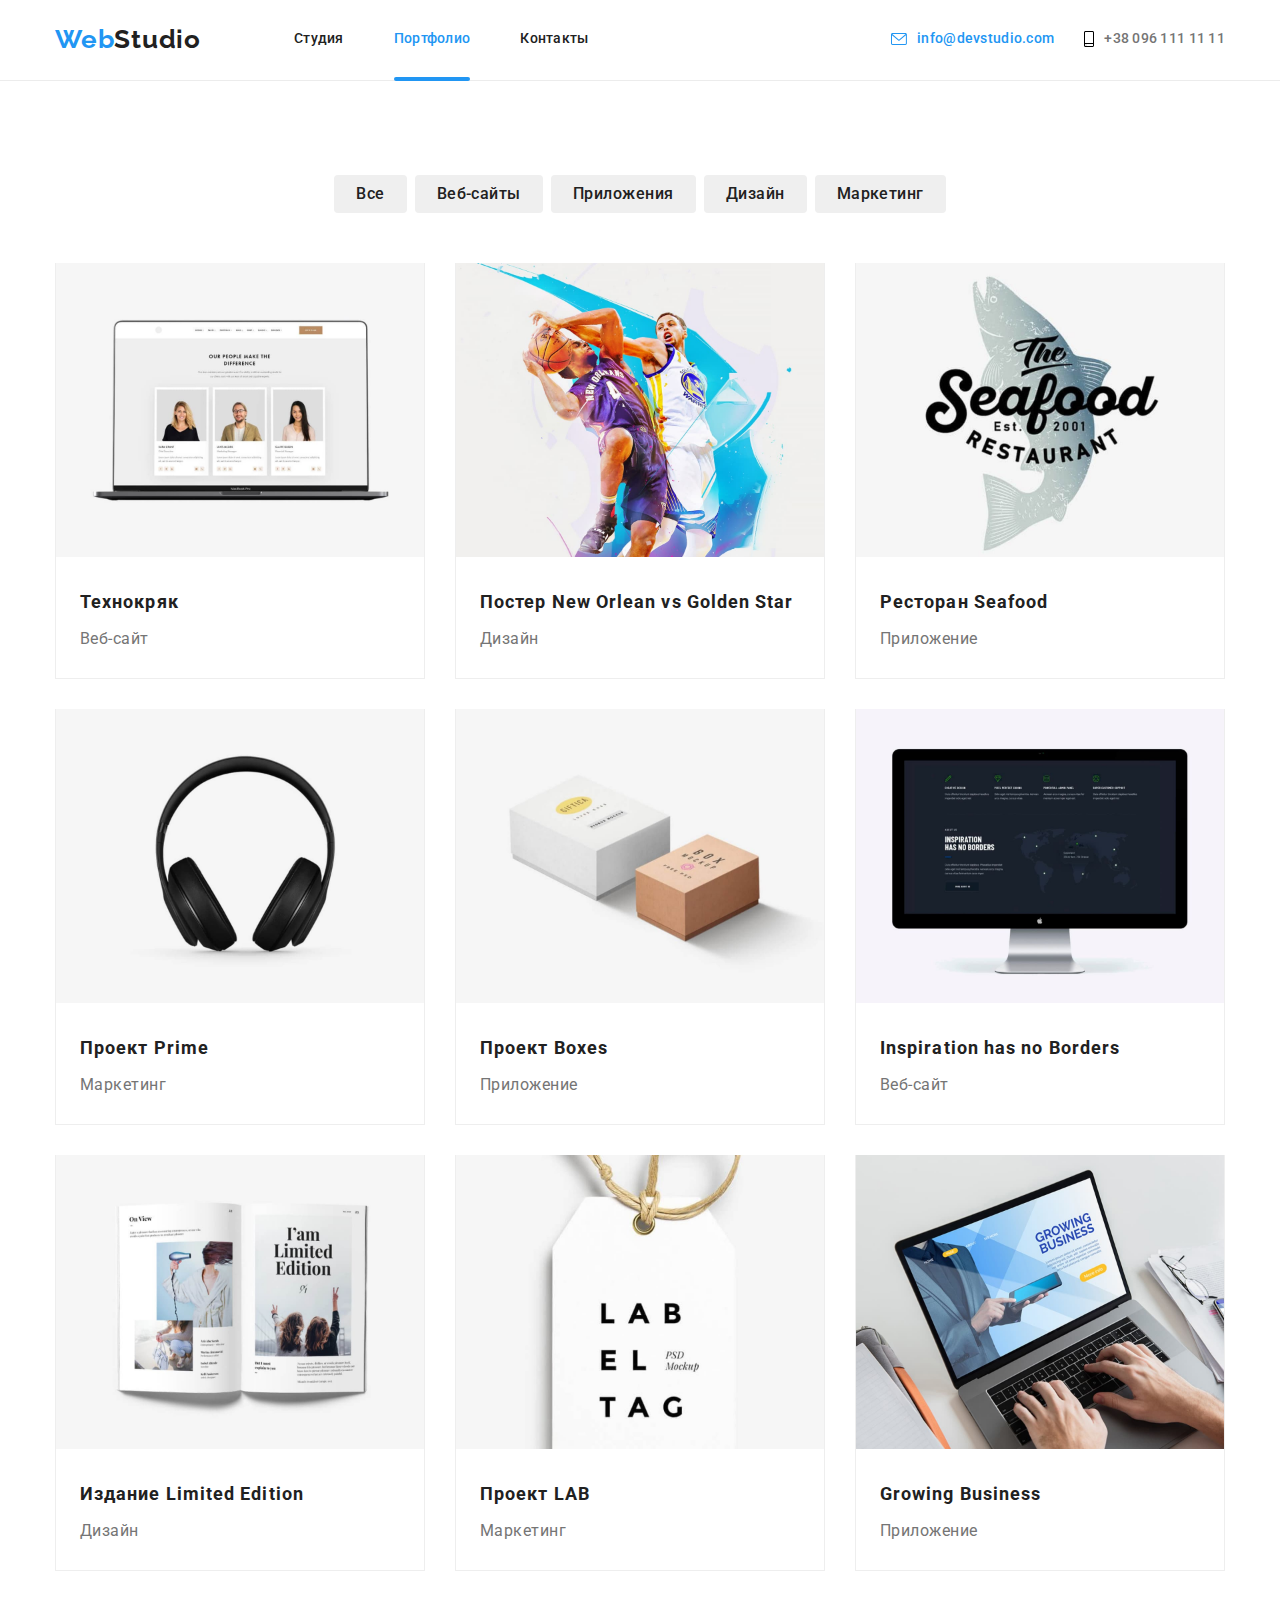
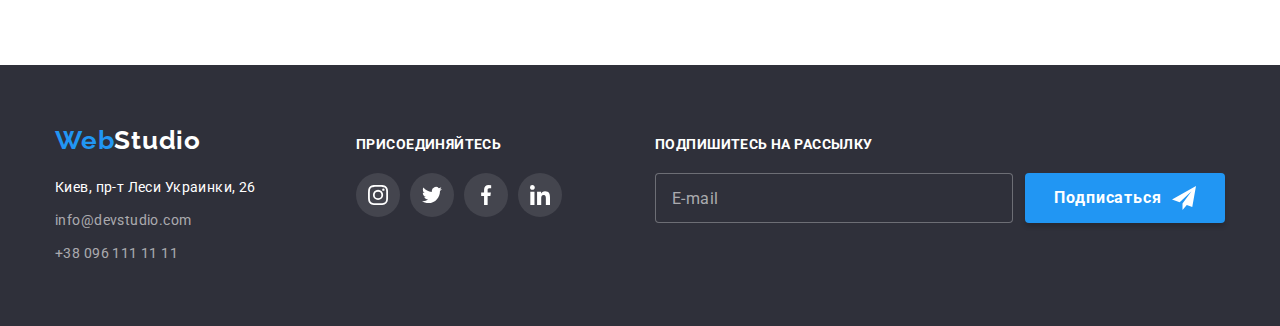
<file: portfolio-dz7..html>
<!DOCTYPE html>
<html lang="ru">

<head>
    <meta charset="UTF-8">
    <meta http-equiv="X-UA-Compatible" content="IE=edge">
    <meta name="viewport" content="width=device-width, initial-scale=1.0">
    <title>Document</title>
    <link rel="preconnect" href="https://fonts.googleapis.com">
    <link rel="preconnect" href="https://fonts.gstatic.com" crossorigin>
    <link
        href="https://fonts.googleapis.com/css2?family=Raleway:wght@700&family=Roboto:wght@400;500;700;900&display=swap"
        rel="stylesheet">
    <link rel="stylesheet" href="https://cdn.jsdelivr.net/npm/modern-normalize@1.1.0/modern-normalize.css">
    <link rel="stylesheet" href="./css/dz7.css">
</head>

<body>
    <header class="header">
        <div class="container">
            <nav class="menu">
                <a class="menu__logo" href="index.html"><span class="menu__logo menu__logo--color">Web</span>Studio</a>
                <ul class="list menu-list">
                    <li class="menu__item menu__studio">                        
                            <a class="menu__link" href="./index.html">Студия</a>                        
                    </li>
                    <li class="menu__item menu__portfolio">
                        <div class="current-1">
                        <a class="menu__link menu__current" href="./portfolio.html">Портфолио</a>
                        </div>
                    </li>
                    <li class="menu__item menu__contacts">
                        <a class="menu__link" href="#">Контакты</a>
                    </li>
                </ul>
            </nav>
            <ul class="list list-contacts">
                <li>
                    <a class="list-contacts__email list-contacts__email--flex-center" href="mailto:info@devstudio.com">
                        <svg class="list-contacts__envelope-icon" width="16px" height="12px">
                            <use href="./images/icons.svg#envelope"></use>
                        </svg>info@devstudio.com</a>
                </li>
                <li>
                    <a class="list-contacts__phone list-contacts__phone--flex-center" href="tel:+380961111111">
                        <svg class="list-contacts__smartphone-icon" width="10px" height="16px">
                            <use href="./images/icons.svg#smartphone"></use>
                        </svg>+38 096 111 11 11</a>
                </li>
            </ul>
        </div>
    </header>
    <main class="content">
        <section class="work-examples">
            <div class="container">
                <ul class="filters">
                    <li class="filters__item"><button class="filters__button" type="button">Все</button></li>
                    <li class="filters__item"><button class="filters-button filters__button" type="button">Веб-сайты</button></li>
                    <li class="filters__item"><button class="filters__button" type="button">Приложения</button></li>
                    <li class="filters__item"><button class="filters__button" type="button">Дизайн</button></li>
                    <li class="filters__item"><button class="filters__button" type="button">Маркетинг</button></li>
                </ul>
                <ul class="work-list">
                    <li class="work-list__item work-list__item--border">
                        <a class="work__link" href="#">
                            <div class="work-overlay">
                                <img class="work__img" src="./images/speсialists.jpg" alt="фото специалистов"
                                    width="370" height="294">
                                <p class="work-overlay__text">ресурс пропонує комплексні пропозиції з різним рівнем функціоналу
                                    та сервісів. все це дозволить відвідувачу отримати
                                    вичерпні відомості про компанію чи приватну особу.</p>
                            </div>
                            <div class="work-name">
                                <h2 class="work-name__title">Технокряк</h2>
                                <p class="work-name__text">Веб-сайт</p>
                            </div>
                        </a>
                    </li>
                    <li class="work-list__item work-list__item--border">
                        <a class="work__link" href="#">
                            <div class="work-overlay">
                                <img class="work__img" src="./images/basketball.jpg" alt="игра в баскетбол" width="370" height="294">
                                <p class="work-overlay__text">ресурс пропонує комплексні пропозиції з різним рівнем функціоналу
                                    та сервісів. все це дозволить
                                    відвідувачу отримати
                                    вичерпні відомості про компанію чи приватну особу.</p>
                            </div>
                            <div class="work-name">
                                <h2 class="work-name__title">Постер <span lang="en">New Orlean vs Golden Star</span></h2>
                                <p class="work-name__text">Дизайн</p>
                            </div>
                        </a>
                    </li>
                    <li class="work-list__item work-list__item--border">
                        <a class="work__link" href="#">
                            <div class="work-overlay">
                                <img class="work__img" src="./images/restaurant.jpg" alt="лого ресторана"
                                    width="370" height="294">
                                <p class="work-overlay__text">Ресурс пропонує комплексні пропозиції з різним рівнем функціоналу
                                    та сервісів. все це дозволить
                                    відвідувачу отримати
                                    вичерпні відомості про компанію чи приватну особу.</p>
                            </div>
                            <div class="work-name">
                                <h2 class="work-name__title">Ресторан <span lang="en">Seafood</span></h2>
                                <p class="work-name__text">Приложение</p>
                            </div>
                        </a>
                    </li>
                    <li class="work-list__item work-list__item--border">
                        <a class="work__link" href="#">
                            <div class="work-overlay">
                                <img class="work__img" src="./images/earphones.jpg" alt="наушники" width="370"
                                    height="294">
                                <p class="work-overlay__text">Ресурс пропонує комплексні пропозиції з різним рівнем функціоналу
                                    та сервісів. все це дозволить
                                    відвідувачу отримати
                                    вичерпні відомості про компанію чи приватну особу.</p>
                            </div>
                            <div class="work-name">
                                <h2 class="work-name__title">Проект <span lang="en">Prime</span></h2>
                                <p class="work-name__text">Маркетинг</p>
                            </div>
                        </a>
                    </li>
                    <li class="work-list__item work-list__item--border">
                        <a class="work__link" href="#">
                            <div class="work-overlay">
                                <img class="work__img" src="./images/boxes.jpg" alt="2 коробки" width="370"
                                    height="294">
                                <p class="work-overlay__text">Ресурс пропонує комплексні пропозиції з різним рівнем функціоналу
                                    та сервісів. все це дозволить
                                    відвідувачу отримати
                                    вичерпні відомості про компанію чи приватну особу.</p>
                            </div>
                            <div class="work-name">
                                <h2 class="work-name__title">Проект <span lang="en">Boxes</span></h2>
                                <p class="work-name__text">Приложение</p>
                            </div>
                        </a>
                    </li>
                    <li class="work-list__item work-list__item--border">
                        <a class="work__link" href="#">
                            <div class="work-overlay">
                                <img class="work__img" src="./images/monitor.jpg" alt="монитор" width="370"
                                    height="294">
                                <p class="work-overlay__text">Ресурс пропонує комплексні пропозиції з різним рівнем функціоналу
                                    та сервісів. все це дозволить
                                    відвідувачу отримати
                                    вичерпні відомості про компанію чи приватну особу.</p>
                            </div>
                            <div class="work-name">
                                <h2 class="work-name__title"><span lang="en">Inspiration has no Borders</span></h2>
                                <p class="work-name__text">Веб-сайт</p>
                            </div>
                        </a>
                    </li>
                    <li class="work-list__item work-list__item--border">
                        <a class="work__link" href="#">
                            <div class="work-overlay">
                                <img class="work__img" src="./images/magazine.jpg" alt="страницы журнала"
                                    width="370" height="294">
                                <p class="work-overlay__text">Ресурс пропонує комплексні пропозиції з різним рівнем функціоналу
                                    та сервісів. все це дозволить
                                    відвідувачу отримати
                                    вичерпні відомості про компанію чи приватну особу.</p>
                            </div>
                            <div class="work-examples-name work-name">
                                <h2 class="work-examples-h work-name__title">Издание <span lang="en">Limited Edition</span></h2>
                                <p class="work-examples-p work-name__text">Дизайн</p>
                            </div>
                        </a>
                    </li>
                    <li class="work-list__item work-list__item--border">
                        <a class="work__link" href="#">
                            <div class="work-overlay">
                                <img class="work__img" src="./images/label.jpg" alt="лейбл" width="370"
                                    height="294">
                                <p class="work-overlay__text">Ресурс пропонує комплексні пропозиції з різним рівнем функціоналу
                                    та сервісів. все це дозволить
                                    відвідувачу отримати
                                    вичерпні відомості про компанію чи приватну особу.</p>
                            </div>
                            <div class="work-examples-name work-name">
                                <h2 class="work-examples-h work-name__title">Проект <span lang="en">LAB</span></h2>
                                <p class="work-examples-p work-name__text">Маркетинг</p>
                            </div>
                        </a>
                    </li>
                    <li class="work-list__item work-list__item--border">
                        <a class="work__link" href="#">
                            <div class="work-overlay">
                                <img class="work__img" src="./images/notebook.jpg" alt="ноутбук" width="370"
                                    height="294">
                                <p class="work-overlay__text">Ресурс пропонує комплексні пропозиції з різним рівнем функціоналу
                                    та сервісів. все це дозволить
                                    відвідувачу отримати
                                    вичерпні відомості про компанію чи приватну особу.</p>
                            </div>
                            <div class="work-name">
                                <h2 class="work-name__title"><span lang="en">Growing Business</span></h2>
                                <p class="work-name__text">Приложение</p>
                            </div>
                        </a>
                    </li>
                </ul>
            </div>
        </section>
    </main>
    <footer class="footer content">
        <div class="container address-join">
            <div class="footer__address">
                <a class="footer__logo footer__logo--margin-bottom" href="index.html"><span
                        class="footer__logo footer__logo--active-color">Web</span>Studio</a>
                <address>
                    <ul class="address__list">
                        <li class="address__street">Киев, пр-т Леси Украинки, 26</li>
                        <li>
                            <a class="address-contacts address__email"
                                href="mailto:info@devstudio.com">info@devstudio.com</a>
                        </li>
                        <li>
                            <a class="address-contacts address__phone" href="tel:+380961111111">+38 096 111 11 11</a>
                        </li>
                    </ul>
                </address>
            </div>
            <div class="join">
                <p class="join__title">присоединяйтесь</p>
                <ul class="join__nets nets">
                    <li>
                        <a class="nets__link" href="#"><svg class="nets__instagram" width="20px" height="20px">
                                <use href="./images/icons.svg#instagram"></use>
                            </svg>
                        </a>
                    </li>
                    <li>
                        <a class="nets__link" href="#"><svg class="nets__twitter" width="20px" height="20px">
                                <use href="./images/icons.svg#twitter"></use>
                            </svg>
                        </a>
                    </li>
                    <li>
                        <a class="nets__link" href="#"><svg class="nets__facebook" width="20px" height="20px">
                                <use href="./images/icons.svg#facebook"></use>
                            </svg>
                        </a>
                    </li>
                    <li>
                        <a class="nets__link nets-linkedin" href="#"><svg class="nets__linkedin" width="20px" height="20px">
                                <use href="./images/icons.svg#linkedin"></use>
                            </svg>
                        </a>
                    </li>
                </ul>
            </div>
            <div class="subscribe">
                <p class="subscribe__title">Подпишитесь на рассылку</p>
                <form class="subscribe__form">
                    <input type="email" name="email" class="subscribe__input" id="email" placeholder="E-mail">
                    <button class="btn subscribe__btn" type="submit">Подписаться
                        <svg class="subscribe__icon-send" width="24px" height="24px">
                            <use href="./images/icons.svg#icon-send"></use>
                        </svg>
                    </button>
                </form>
            </div>
        </div>
    </footer>
</body>

</html>
</file>
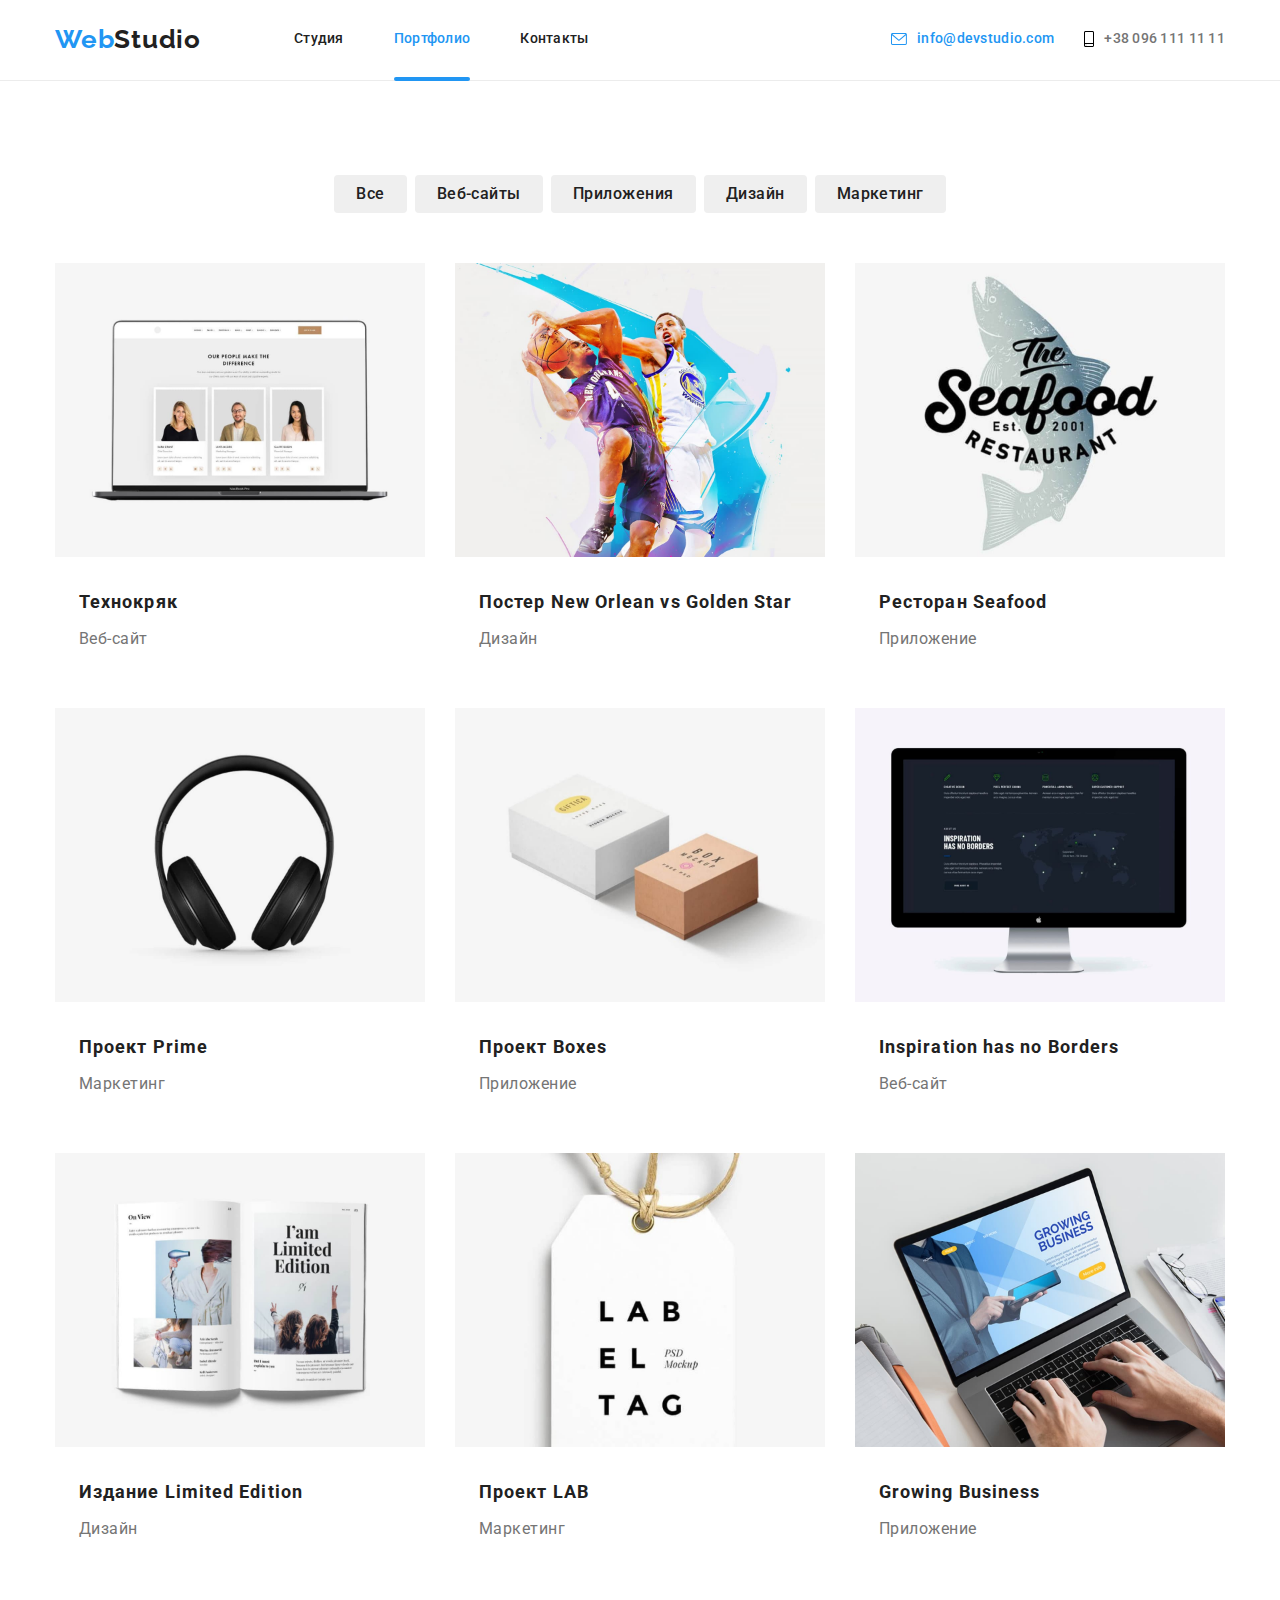
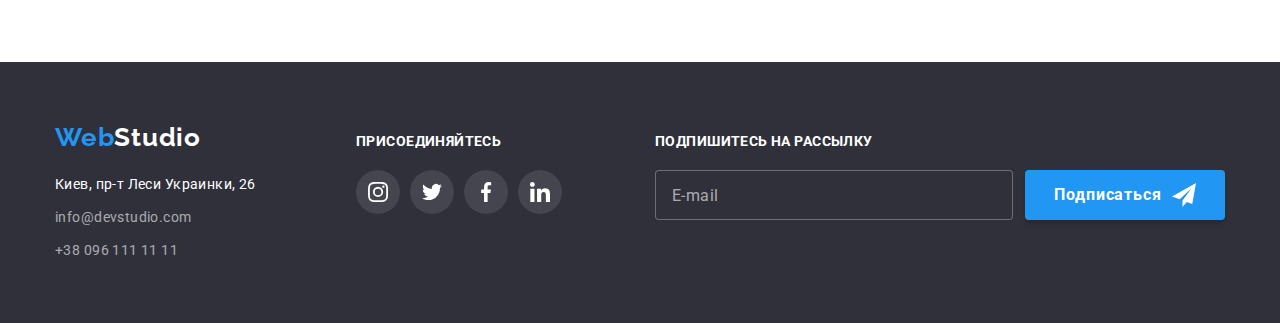
<file: portfolio.html>
<!DOCTYPE html>
<html lang="ru">

<head>
    <meta charset="UTF-8">
    <meta http-equiv="X-UA-Compatible" content="IE=edge">
    <meta name="viewport" content="width=device-width, initial-scale=1.0">
    <title>Document</title>
    <link rel="preconnect" href="https://fonts.googleapis.com">
    <link rel="preconnect" href="https://fonts.gstatic.com" crossorigin>
    <link
        href="https://fonts.googleapis.com/css2?family=Raleway:wght@700&family=Roboto:wght@400;500;700;900&display=swap"
        rel="stylesheet">
    <link rel="stylesheet" href="https://cdn.jsdelivr.net/npm/modern-normalize@1.1.0/modern-normalize.css">
    <link rel="stylesheet" href="./css/main.min.css">
</head>

<body>
    <header class="header">
        <div class="container">
            <nav class="menu">
                <a class="menu__logo" href="index.html"><span class="menu__logo menu__logo--color">Web</span>Studio</a>
                <ul class="list menu-list">
                    <li class="menu__item menu__studio">
                        <a class="menu__link" href="./index.html">Студия</a>
                    </li>
                    <li class="menu__item menu__portfolio">
                        <div class="current-1">
                            <a class="menu__link menu__current" href="./portfolio.html">Портфолио</a>
                        </div>
                    </li>
                    <li class="menu__item menu__contacts">
                        <a class="menu__link" href="#">Контакты</a>
                    </li>
                </ul>
            </nav>
            <ul class="list list-contacts">
                <li>
                    <a class="list-contacts__email list-contacts__email--flex-center" href="mailto:info@devstudio.com">
                        <svg class="list-contacts__envelope-icon" width="16px" height="12px">
                            <use href="./images/icons.svg#envelope"></use>
                        </svg>info@devstudio.com</a>
                </li>
                <li>
                    <a class="list-contacts__phone list-contacts__phone--flex-center" href="tel:+380961111111">
                        <svg class="list-contacts__smartphone-icon" width="10px" height="16px">
                            <use href="./images/icons.svg#smartphone"></use>
                        </svg>+38 096 111 11 11</a>
                </li>
            </ul>
        </div>
    </header>
    <main class="content">
        <section class="work-examples">
            <div class="container">
                <ul class="filters">
                    <li class="filters__item"><button class="filters__button" type="button">Все</button></li>
                    <li class="filters__item"><button class="filters-button filters__button"
                            type="button">Веб-сайты</button></li>
                    <li class="filters__item"><button class="filters__button" type="button">Приложения</button></li>
                    <li class="filters__item"><button class="filters__button" type="button">Дизайн</button></li>
                    <li class="filters__item"><button class="filters__button" type="button">Маркетинг</button></li>
                </ul>
                <ul class="work-list">
                    <li class="work-list__item work-list__item--border">
                        <a class="work__link" href="#">
                            <div class="work-overlay">
                                <img class="work__img" src="./images/speсialists.jpg" alt="фото специалистов"
                                    width="370" height="294">
                                <p class="work-overlay__text">ресурс пропонує комплексні пропозиції з різним рівнем
                                    функціоналу
                                    та сервісів. все це дозволить відвідувачу отримати
                                    вичерпні відомості про компанію чи приватну особу.</p>
                            </div>
                            <div class="work-name">
                                <h2 class="work-name__title">Технокряк</h2>
                                <p class="work-name__text">Веб-сайт</p>
                            </div>
                        </a>
                    </li>
                    <li class="work-list__item work-list__item--border">
                        <a class="work__link" href="#">
                            <div class="work-overlay">
                                <img class="work__img" src="./images/basketball.jpg" alt="игра в баскетбол" width="370"
                                    height="294">
                                <p class="work-overlay__text">ресурс пропонує комплексні пропозиції з різним рівнем
                                    функціоналу
                                    та сервісів. все це дозволить
                                    відвідувачу отримати
                                    вичерпні відомості про компанію чи приватну особу.</p>
                            </div>
                            <div class="work-name">
                                <h2 class="work-name__title">Постер <span lang="en">New Orlean vs Golden Star</span>
                                </h2>
                                <p class="work-name__text">Дизайн</p>
                            </div>
                        </a>
                    </li>
                    <li class="work-list__item work-list__item--border">
                        <a class="work__link" href="#">
                            <div class="work-overlay">
                                <img class="work__img" src="./images/restaurant.jpg" alt="лого ресторана" width="370"
                                    height="294">
                                <p class="work-overlay__text">Ресурс пропонує комплексні пропозиції з різним рівнем
                                    функціоналу
                                    та сервісів. все це дозволить
                                    відвідувачу отримати
                                    вичерпні відомості про компанію чи приватну особу.</p>
                            </div>
                            <div class="work-name">
                                <h2 class="work-name__title">Ресторан <span lang="en">Seafood</span></h2>
                                <p class="work-name__text">Приложение</p>
                            </div>
                        </a>
                    </li>
                    <li class="work-list__item work-list__item--border">
                        <a class="work__link" href="#">
                            <div class="work-overlay">
                                <img class="work__img" src="./images/earphones.jpg" alt="наушники" width="370"
                                    height="294">
                                <p class="work-overlay__text">Ресурс пропонує комплексні пропозиції з різним рівнем
                                    функціоналу
                                    та сервісів. все це дозволить
                                    відвідувачу отримати
                                    вичерпні відомості про компанію чи приватну особу.</p>
                            </div>
                            <div class="work-name">
                                <h2 class="work-name__title">Проект <span lang="en">Prime</span></h2>
                                <p class="work-name__text">Маркетинг</p>
                            </div>
                        </a>
                    </li>
                    <li class="work-list__item work-list__item--border">
                        <a class="work__link" href="#">
                            <div class="work-overlay">
                                <img class="work__img" src="./images/boxes.jpg" alt="2 коробки" width="370"
                                    height="294">
                                <p class="work-overlay__text">Ресурс пропонує комплексні пропозиції з різним рівнем
                                    функціоналу
                                    та сервісів. все це дозволить
                                    відвідувачу отримати
                                    вичерпні відомості про компанію чи приватну особу.</p>
                            </div>
                            <div class="work-name">
                                <h2 class="work-name__title">Проект <span lang="en">Boxes</span></h2>
                                <p class="work-name__text">Приложение</p>
                            </div>
                        </a>
                    </li>
                    <li class="work-list__item work-list__item--border">
                        <a class="work__link" href="#">
                            <div class="work-overlay">
                                <img class="work__img" src="./images/monitor.jpg" alt="монитор" width="370"
                                    height="294">
                                <p class="work-overlay__text">Ресурс пропонує комплексні пропозиції з різним рівнем
                                    функціоналу
                                    та сервісів. все це дозволить
                                    відвідувачу отримати
                                    вичерпні відомості про компанію чи приватну особу.</p>
                            </div>
                            <div class="work-name">
                                <h2 class="work-name__title"><span lang="en">Inspiration has no Borders</span></h2>
                                <p class="work-name__text">Веб-сайт</p>
                            </div>
                        </a>
                    </li>
                    <li class="work-list__item work-list__item--border">
                        <a class="work__link" href="#">
                            <div class="work-overlay">
                                <img class="work__img" src="./images/magazine.jpg" alt="страницы журнала" width="370"
                                    height="294">
                                <p class="work-overlay__text">Ресурс пропонує комплексні пропозиції з різним рівнем
                                    функціоналу
                                    та сервісів. все це дозволить
                                    відвідувачу отримати
                                    вичерпні відомості про компанію чи приватну особу.</p>
                            </div>
                            <div class="work-examples-name work-name">
                                <h2 class="work-examples-h work-name__title">Издание <span lang="en">Limited
                                        Edition</span></h2>
                                <p class="work-examples-p work-name__text">Дизайн</p>
                            </div>
                        </a>
                    </li>
                    <li class="work-list__item work-list__item--border">
                        <a class="work__link" href="#">
                            <div class="work-overlay">
                                <img class="work__img" src="./images/label.jpg" alt="лейбл" width="370" height="294">
                                <p class="work-overlay__text">Ресурс пропонує комплексні пропозиції з різним рівнем
                                    функціоналу
                                    та сервісів. все це дозволить
                                    відвідувачу отримати
                                    вичерпні відомості про компанію чи приватну особу.</p>
                            </div>
                            <div class="work-examples-name work-name">
                                <h2 class="work-examples-h work-name__title">Проект <span lang="en">LAB</span></h2>
                                <p class="work-examples-p work-name__text">Маркетинг</p>
                            </div>
                        </a>
                    </li>
                    <li class="work-list__item work-list__item--border">
                        <a class="work__link" href="#">
                            <div class="work-overlay">
                                <img class="work__img" src="./images/notebook.jpg" alt="ноутбук" width="370"
                                    height="294">
                                <p class="work-overlay__text">Ресурс пропонує комплексні пропозиції з різним рівнем
                                    функціоналу
                                    та сервісів. все це дозволить
                                    відвідувачу отримати
                                    вичерпні відомості про компанію чи приватну особу.</p>
                            </div>
                            <div class="work-name">
                                <h2 class="work-name__title"><span lang="en">Growing Business</span></h2>
                                <p class="work-name__text">Приложение</p>
                            </div>
                        </a>
                    </li>
                </ul>
            </div>
        </section>
    </main>
    <footer class="footer content">
        <div class="container address-join">
            <div class="footer__address">
                <a class="footer__logo footer__logo--margin-bottom" href="index.html"><span
                        class="footer__logo footer__logo--active-color">Web</span>Studio</a>
                <address>
                    <ul class="address__list">
                        <li class="address__street">Киев, пр-т Леси Украинки, 26</li>
                        <li>
                            <a class="address-contacts address__email"
                                href="mailto:info@devstudio.com">info@devstudio.com</a>
                        </li>
                        <li>
                            <a class="address-contacts address__phone" href="tel:+380961111111">+38 096 111 11 11</a>
                        </li>
                    </ul>
                </address>
            </div>
            <div class="join">
                <p class="join__title">присоединяйтесь</p>
                <ul class="join__nets nets">
                    <li>
                        <a class="nets__link" href="#"><svg class="nets__instagram" width="20px" height="20px">
                                <use href="./images/icons.svg#instagram"></use>
                            </svg>
                        </a>
                    </li>
                    <li>
                        <a class="nets__link" href="#"><svg class="nets__twitter" width="20px" height="20px">
                                <use href="./images/icons.svg#twitter"></use>
                            </svg>
                        </a>
                    </li>
                    <li>
                        <a class="nets__link" href="#"><svg class="nets__facebook" width="20px" height="20px">
                                <use href="./images/icons.svg#facebook"></use>
                            </svg>
                        </a>
                    </li>
                    <li>
                        <a class="nets__link nets-linkedin" href="#"><svg class="nets__linkedin" width="20px"
                                height="20px">
                                <use href="./images/icons.svg#linkedin"></use>
                            </svg>
                        </a>
                    </li>
                </ul>
            </div>
            <div class="subscribe">
                <p class="subscribe__title">Подпишитесь на рассылку</p>
                <form class="subscribe__form">
                    <input type="email" name="email" class="subscribe__input" id="email" placeholder="E-mail">
                    <button class="btn subscribe__btn" type="submit">Подписаться
                        <svg class="subscribe__icon-send" width="24px" height="24px">
                            <use href="./images/icons.svg#icon-send"></use>
                        </svg>
                    </button>
                </form>
            </div>
        </div>
    </footer>
</body>

</html>
</file>
<file: css/dz7.css>
:root {
    --primary-color: #212121;
    --secondary-color: #757575;
    --thirty-color: #ffffff;
    --primary-font: "roboto", sans-serif;
    --normal-font: 400;
    --medium-font: 500;
    --bold-font: 700;
    --bolder-font: 900;
    --min-font-size: 14px;
    --normal-font-size: 16px;
    --high-font-size: 36px;
}

html {
    box-sizing: border-box;
}

*,
*::before,
*::after {
    box-sizing: inherit;
}


h1,
h2,
h3,
h4,
h5,
h6,
p,
ul {
    margin: 0;
}


.content {

    font-family: var(--primary-font);
    color: var(--primary-color);
    font-size: var(--min-font-size);
    text-decoration: none;
}


.header {
    border-bottom: 1px solid #ececec;
        display: flex;
        padding-top: 24px;
        padding-bottom: 25px;
        align-items: center;
    
}


.container {
    width: 1200px;
        margin: 0 auto;
        padding-left: 15px;
        padding-right: 15px;
}


.header .container {

    background-color: #ffffff;
        display: flex;
        align-items: center;
        text-decoration: none;
}


.menu__logo {
    margin-right: 93px;
}


.menu__list {
    padding-left: 0;
}


.menu__studio,
.menu__portfolio {
    margin-right: 50px;
    padding-left: 0;
}


.list-contacts {
    padding-left: 0;
    display: flex;
    align-items: center;
}


.menu-list,
.menu {
    list-style: none;
    display: flex;
    align-items: center;
    
}


.menu__link {
    color: var(--primary-color);
    text-decoration: none;
    font-family: var(--primary-font);

}


.list {
    text-decoration: none;
    list-style: none;
    padding-left: 0;
}


.menu__logo {
    font-family: 'raleway';
    font-weight: var(--bold-font);
    font-size: 26px;
    line-height: 1.19;
    letter-spacing: 0.03em;
    color: var(--primary-color);
    display: inline-block;
    text-decoration: none;
}

.menu__logo--color {
    color: #2196f3;
    margin-right: 0;
}

.menu__item {

    font-weight: var(--medium-font);
    font-size: var(--min-font-size);
    line-height: 1.14;
    letter-spacing: 0.02em;
    color: var(--primary-color);
    display: flex;
    text-decoration: none;
}


.menu__link:hover,
.menu__link:focus {
    color: #2196f3;
}

.list-contacts {
    margin-left: auto;
}

.list-contacts__envelope-icon {
    margin-right: 10px;
    fill: #2196f3;
}


.list-contacts__smartphone-icon {
    margin-right: 10px;
}


.list-contacts__email--flex-center,
.list-contacts__phone--flex-center {
    display: flex;
    align-items: center;
}



.list-contacts__email {
    font-family: var(--primary-font);
    font-weight: var(--medium-font);
    font-size: var(--min-font-size);
    line-height: 1.14;
    letter-spacing: 0.02em;
    color: #2196f3;
    text-decoration: none;
    margin-right: 30px;


}


.list-contacts__phone {
    font-family: var(--primary-font);
    font-weight: var(--medium-font);
    font-size: var(--min-font-size);
    line-height: 1.14;
    letter-spacing: 0.02em;
    color: var(--secondary-color);
    text-decoration: none;
}


.main-section {

    max-width: 1600px;
    height: 600px;
    margin-left: auto;
    margin-right: auto;
    background-color: rgba(47, 48, 58, 0.4);
    margin-bottom: 0;
    background-image: linear-gradient(to right, rgba(47, 48, 58, 0.4), rgba(47, 48, 58, 0.4)), url("../images/headimg.jpg");
    background-size: cover;
    background-position: center;

}


.main-section .container {
    padding-top: 200px;
    text-align: center;
    padding-bottom: 200px;
}


.main-section__title {
    width: 696px;
    font-weight: var(--bolder-font);
    font-size: 44px;
    line-height: 1.36;
    text-align: center;
    letter-spacing: 0.06em;
    text-transform: uppercase;
    color: var(--thirty-color);
    margin-bottom: 30px;
    margin-left: auto;
    margin-right: auto;

}


.main-section__button {
    min-width: 200px;
    min-height: 50px;
    background: #2196f3;
    box-shadow: 0px 4px 4px rgba(0, 0, 0, 0.15);
    border-radius: 4px;
    color: var(--thirty-color);
    font-weight: var(--bold-font);
    font-size: var(--normal-font-size);
    line-height: 1.88;
    letter-spacing: 0.06em;
    text-align: center;
}


.benefits {
    padding-top: 94px;
    padding-bottom: 94px;
}


.benefits__icon {
    background-color: #f5f4fa;
    width: 270px;
    height: 120px;
    display: flex;
    justify-content: center;
    align-items: center;
    margin-bottom: 30px;
    border-radius: 4px;
}


.benefits__list {

    list-style: none;
    display: flex;
    justify-content: space-between;
    padding-left: 0;
}


.benefits__title {
    font-size: var(--min-font-size);
    font-weight: var(--bold-font);
    line-height: 1.14;
    letter-spacing: 0.03em;
    text-transform: uppercase;
    width: 270px;
    margin-bottom: 10px;

}


.benefits__text {

    font-weight: var(--normal-font);
    line-height: 1.71;
    letter-spacing: 0.03em;
    color: var(--secondary-color);
    width: 270px;

}


.works {
    align-items: center;
    padding-top: 0px;
    padding-bottom: 94px;

}


.works__title {

    font-weight: var(--bold-font);
    font-size: var(--high-font-size);
    line-height: 1.17;
    text-align: center;
    letter-spacing: 0.03em;
    margin-bottom: 50px;

}


.works__list {
    display: flex;
    align-items: center;
    list-style: none;
    justify-content: space-between;
    padding-left: 0;
}

.works__item {
    width: 370px;
}

.team {
    background: #f5f4fa;
    padding-top: 94px;
    padding-bottom: 94px;
}

.team__title {

    font-weight: var(--bold-font);
    font-size: var(--high-font-size);
    line-height: 1.17;
    text-align: center;
    letter-spacing: 0.03em;
    margin-bottom: 50px;
}

.team__item {
    box-shadow: 0px 1px 3px rgba(0, 0, 0, 0.12), 0px 1px 1px rgba(0, 0, 0, 0.14), 0px 2px 1px rgba(0, 0, 0, 0.2);
    border-radius: 0px 0px 4px 4px;
    background-color: #ffffff;
}

.team__list {
    display: flex;
    justify-content: space-between;
    list-style: none;
    padding-left: 0;
}

.team-name {
    padding-top: 30px;
    padding-bottom: 30px;
}

.team-name__title {

    font-weight: var(--medium-font);
    font-size: var(--normal-font-size);
    line-height: 1.19;
    text-align: center;
    letter-spacing: 0.03em;
    margin-bottom: 10px;
}

.team-name__text {
    font-weight: var(--normal-font);
    font-size: var(--normal-font-size);
    line-height: 1.19;
    text-align: center;
    letter-spacing: 0.03em;
    color: var(--secondary-color);
    margin-bottom: 16px;
}

.social-nets {
    display: flex;
    list-style: none;
    padding-left: 32px;
    padding-right: 30px;
    justify-content: space-between;
}

.social-nets__link {
    width: 44px;
    height: 44px;
    display: flex;
    justify-content: center;
    align-items: center;
    border-radius: 50%;
    background-color: #ffffff;
}

.social-nets__instagram,
.social-nets__twitter,
.social-nets__facebook,
.social-nets__linkedin,
.clients__logo-1,
.clients__logo-2,
.clients__logo-3,
.clients__logo-4,
.clients__logo-5,
.clients__logo-6 {
    fill: #afb1b8;
}


.social-nets__link:hover .social-nets__instagram,
.social-nets__link:hover .social-nets__twitter,
.social-nets__link:hover .social-nets__facebook,
.social-nets__link:hover .social-nets__linkedin,
.social-nets__link:focus .social-nets__instagram,
.social-nets__link:focus .social-nets__twitter,
.social-nets__link:focus .social-nets__facebook,
.social-nets__link:focus .social-nets__linkedin {
    fill: #ffffff;
}

.social-nets__link:hover,
.social-nets__link:focus {
    background-color: #2196f3;
}


.clients {
    padding-top: 94px;
    padding-bottom: 94px;
}

.clients__title {

    font-weight: var(--bold-font);
    font-size: var(--high-font-size);
    line-height: 1.17;
    text-align: center;
    letter-spacing: 0.03em;
    margin-bottom: 50px;
}

.clients__list {
    list-style: none;
    display: flex;
    padding-left: 0;
    padding-right: 0;
    justify-content: space-between;
}

.clients__logo {
    width: 170px;
    height: 92px;
    border: 1px solid #afb1b8;
    border-radius: 4px;
    display: flex;
    justify-content: center;
    align-items: center;
}

.clients__logo:hover,
.clients__logo:focus {
    border: 1px solid rgba(33, 150, 243, 1);

}

.clients__logo:hover .clients__logo-1,
.clients__logo:hover .clients__logo-2,
.clients__logo:hover .clients__logo-3,
.clients__logo:hover .clients__logo-4,
.clients__logo:hover .clients__logo-5,
.clients__logo:hover .clients__logo-6,
.clients__logo:focus .clients__logo-1,
.clients__logo:focus .clients__logo-2,
.clients__logo:focus .clients__logo-3,
.clients__logo:focus .clients__logo-4,
.clients__logo:focus .clients__logo-5,
.clients__logo:focus .clients__logo-6 {
    fill: #2196f3;
}

.footer {

    background: #2f303a;
    padding-top: 60px;
    padding-bottom: 60px;
    display: flex;

}

.address-join {
    display: flex;
    align-items: baseline;
}

.footer__address {
    margin-right: 70px;
}

.footer__logo {
    font-family: 'raleway';
    font-weight: var(--bold-font);
    font-size: 26px;
    line-height: 1.19;
    letter-spacing: 0.03em;
    color: var(--thirty-color);
    text-decoration: none;
    display: inline-block;
    

}

.footer__logo--margin-bottom {
margin-bottom: 20px;
}

.footer__logo--active-color {
    color: #2196f3;
}

.address__list {
    padding-left: 0;
    list-style: none;
    font-style: normal;
}


.address__street {

    font-weight: var(--normal-font);
    line-height: 1.71;
    letter-spacing: 0.03em;
    color: var(--thirty-color);
    margin-bottom: 9px;
}

.address-contacts {

    font-weight: var(--normal-font);
    line-height: 1.71;
    letter-spacing: 0.03em;
    color: rgba(255, 255, 255, 0.6);
    text-decoration: none;

}

.address__email {
    width: 231px;
    margin-bottom: 9px;
    display: inline-block;

}

.address__phone {
    width: 231px;
}

.join__title,
.subscribe__title {
    color: #ffffff;
    font-size: var(--min-font-size);
    font-weight: var(--bold-font);
    line-height: 1.14;
    text-transform: uppercase;
    letter-spacing: 0.03em;
    margin-bottom: 20px;
    
}

.join__nets {
    list-style: none;
    display: flex;
    padding-left: 0;
    padding-right: 0;

}

.nets__link {
    width: 44px;
        height: 44px;
        display: flex;
        justify-content: center;
        align-items: center;
        border-radius: 50%;
        background-color: rgba(255, 255, 255, 0.1);
        fill: #ffffff;
        transition: background-color 250ms cubic-bezier(0.4, 0, 0.2, 1);
}


.nets__link:hover,
.nets__link:focus {
    background-color: #2196f3;
    
}

.nets__link {
    margin-right: 10px;
}

.nets-linkedin {
    margin-right: 0;
}


.address-contacts.address__email:hover,
.address-contacts.address__email:focus,
.address-contacts.address__phone:hover,
.address-contacts.address__phone:focus,
.address__street:hover,
.address__street:focus,
.menu__studio:hover,
.menu__studio:focus,
.menu__portfolio:hover,
.menu__portfolio:focus,
.menu__contacts:hover,
.menu__contacts:focus,
.list-contacts__email:hover,
.list-contacts__email:focus,
.list-contacts__phone:hover,
.list-contacts__phone:focus {
    color: #2196f3;
}

.list-contacts__email:hover,
.list-contacts__email:focus,
.address-contacts.address__email:hover,
.address-contacts.address__email:focus {
    color: #2196f3;
}

.list-contacts__email:hover .list-contacts__envelope-icon,
.list-contacts__email:focus .list-contacts__envelope-icon,
.list-contacts__phone:hover .list-contacts__smartphone-icon,
.list-contacts__phone:focus .list-contacts__smartphone-icon {
    fill: #2196f3;
}


.work-examples {
    padding-top: 94px;
    padding-bottom: 94px;

}

.filters {

    font-weight: var(--medium-font);
    font-size: var(--normal-font-size);
    line-height: 1.63;
    text-align: center;
    letter-spacing: 0.03em;
    list-style: none;
    color: var(--primary-color);
    display: flex;
    justify-content: center;
    margin-bottom: 50px;
    padding-left: 0;

}

.filters__item:not(:last-child) {
    margin-right: 8px;
}

.filters__item {

    font-weight: var(--medium-font);
    font-size: var(--normal-font-size);
    line-height: 1.62;
    text-align: center;
    letter-spacing: 0.03em;
    color: var(--primary-color);
}

.filters__item:hover {
    box-shadow: 0px 3px 1px rgba(0, 0, 0, 0.1), 0px 1px 2px rgba(0, 0, 0, 0.08), 0px 2px 2px rgba(0, 0, 0, 0.12);
}

.filters__button {

    font-weight: var(--medium-font);
    font-size: var(--normal-font-size);
    line-height: 1.62;
    text-align: center;
    letter-spacing: 0.03em;
    color: var(--primary-color);
    padding: 6px 22px;
    border: none;
    border-radius: 4px;

}

.work-list {
    list-style: none;
    display: flex;
    flex-wrap: wrap;
    gap: 30px;
    padding-left: 0;

}

.work-list__item--border {
    border-bottom: 1px solid #eeeeee;
    border-right: 1px solid #eeeeee;
    border-left: 1px solid #eeeeee;
    flex-basis: calc((100% - 60px)/3);
    max-width: 370px;
}

.work-list__item--border:hover,
.work-list__item--border:focus,
.work-list__item--border:hover,
.work-list__item--border:focus {
    box-shadow: 0px 1px 1px rgba(0, 0, 0, 0.12), 0px 4px 4px rgba(0, 0, 0, 0.06), 1px 4px 6px rgba(0, 0, 0, 0.16);
}


.work-name {
    padding-left: 24px;
    padding-top: 24px;
    padding-bottom: 24px;
}

.work-name__title {
    width: 322px;
    font-weight: var(--bold-font);
    font-size: 18px;
    line-height: 2.0;
    letter-spacing: 0.06em;
    color: var(--primary-color);
    margin-bottom: 4px;
}

.work-name__text {

    font-weight: var(--normal-font);
    font-size: var(--normal-font-size);
    line-height: 1.88;
    letter-spacing: 0.03em;
    color: var(--secondary-color);
}

.work-list__item--border a {
    text-decoration: none;
}

.filters__button:hover,
.filters__button:focus {
    color: var(--thirty-color);
    background-color: #2196f3;
}

.filters__button,
.main-section__button,
.close-backdrop {
    cursor: pointer;
}

.menu-list .menu__current {
    color: #2196f3;
}

.current-1::after {
    position: absolute;
    display: inline-block;
    content: "";
    height: 4px;
    width: 100%;
    background-color: #2196f3;
    border-radius: 2px;
    bottom: 0;
    left: 0;
    transform: translatey(34px);

}

.current-1 {
    height: 100%;
    position: relative;
}

.menu__item {
    height: 100%;
}

.menu-list {
    height: 100%;
}

.menu {
    height: 100%;
}


.works__item--relative {
    position: relative;
}

.works__img {
    display: block;
}

.works__text {
    position: absolute;
    display: block;
    text-align: center;
    padding-top: 27px;
    padding-bottom: 27px;
    width: 100%;
    bottom: 0;
    font-family: var(--primary-font);
    font-weight: var(--bold-font);
    font-size: var(--min-font-size);
    line-height: 1.02;
    text-align: center;
    letter-spacing: 0.03em;
    text-transform: uppercase;
    color: var(--thirty-color);
    background-color: rgba(47, 48, 58, 0.8);

}

.backdrop {
    position: fixed;
    top: 0;
    left: 0;
    width: 100%;
    height: 100%;
    background-color: rgba(0, 0, 0, 0.2);
    opacity: 1;
    transition: opacity 250ms cubic-bezier(0.4, 0, 0.2, 1);

}

.backdrop.is-hidden {
    opacity: 0;
    pointer-events: none;
}

.backdrop.is-hidden .modal {
    transform: translate(-50%, -50%) scale(0.5);

}

.modal {
    position: absolute;
    top: 50%;
    left: 50%;
    width: 528px;
    height: 581px;
    background-color: #ffffff;
    box-shadow: 0px 1px 3px rgba(0, 0, 0, 0.12), 0px 1px 1px rgba(0, 0, 0, 0.14), 0px 2px 1px rgba(0, 0, 0, 0.2);
    border-radius: 4px;
    transform: translate(-50%, -50%) scale(1);
    transition: transform 250ms cubic-bezier(0.4, 0, 0.2, 1);
    padding: 40px 39px 40px 41px;
}

.close-backdrop {
    position: absolute;
    right: 8px;
    top: 8px;
    padding: 0;
    background-color: #ffffff;
    border: none;
    transition: fill 250ms cubic-bezier(0.4, 0, 0.2, 1);
}

.close-backdrop:hover,
.close-backdrop:focus {
    fill: #2196f3;
}

.close-backdrop__icon {
    stroke: #afb1b8;
}

.work-overlay {
    position: relative;
    overflow: hidden;

}

.work-overlay__text {
    position: absolute;
    top: 0;
    left: 0;
    width: 100%;
    height: 100%;
    font-family: var(--primary-font);
    font-weight: var(--normal-font);
    font-size: 18px;
    line-height: 1.56;
    letter-spacing: 0.03em;
    color: #ffffff;
    padding: 63px 24px;
    background-color: rgba(33, 150, 243, 0.9);
    transform: translatey(100%);

    transition: transform 250ms cubic-bezier(0.4, 0, 0.2, 1);
}

.work-list__item--border:hover .work-overlay__text,
.work-list__item--border:focus .work-overlay__text {
    transform: translatey(0);
}

.work__link:hover .work-overlay__text,
.work__link:focus .work-overlay__text {
    transform: translatey(0);
}


.list-contacts__email,
.menu__link,
.menu__item,
.list-contacts__phone,
.social-nets,
.clients__logo,
.social-nets__link,
.address__email,
.address__street,
.menu__studio,
.menu__portfolio,
.menu__contacts,
.filters__button {

    transition: color 250ms cubic-bezier(0.4, 0, 0.2, 1);
}



.list-contacts__envelope-icon,
.social-nets,
.social-nets__instagram,
.social-nets__twitter,
.social-nets__facebook,
.social-nets__linkedin,
.clients__logo-1,
.clients__logo-2,
.clients__logo-3,
.clients__logo-4,
.clients__logo-5,
.clients__logo-6,
.clients__logo,
.social-nets__link svg,
.list-contacts__email {
    transition: fill 250ms cubic-bezier(0.4, 0, 0.2, 1);
}


.social-nets,
.social-nets__link,
.filters__button {
    transition: background-color 250ms cubic-bezier(0.4, 0, 0.2, 1);
}

.filters__item,
.work-list__item--border {
    transition: shadow 250ms cubic-bezier(0.4, 0, 0.2, 1);
}

.join {
    margin-right: 93px;
}

.btn {

    color: #ffffff;
    font-size: var(--normal-font-size);
    font-weight: var(--bold-font);
    line-height: 1.88;
    letter-spacing: 0.06em;
    background-color: #2196f3;
    width: 200px;
    height: 50px;
    box-shadow: 0px 4px 4px rgba(0, 0, 0, 0.15);
    border-radius: 4px;
    display: flex;
    align-items: center;
    justify-content: center;
    padding-top: 10px;
    padding-bottom: 10px;
    cursor: pointer;
    border: none;

}

.subscribe__icon-send {
    margin-left: 10px;
}

.subscribe {
    position: relative;
    align-items: center;
}

.subscribe__form {
    position: relative;
    display: flex;
    align-items: center;
}

.subscribe__input {
    width: 358px;
    height: 50px;
    background-color: #2f303a;
    margin-right: 12px;
    border: 1px solid rgba(255, 255, 255, 0.3);
    padding-top: 15px;
    padding-bottom: 15px;
    padding-left: 16px;
    border-radius: 4px;
    font-size: var(--normal-font-size);
    line-height: 1.25;
    font-weight: var(--normal-font);
    letter-spacing: 0.03em;
    color: rgba(255, 255, 255, 0.6);

}

.subscribe__input::placeholder {
    font-size: var(--normal-font-size);
    line-height: 1.25;
    font-weight: var(--normal-font);
    letter-spacing: 0.03em;
    color: rgba(255, 255, 255, 0.6);
}

.modal__title {
    font-weight: var(--bold-font);
    font-size: 20px;
    line-height: 1.15;
    text-align: center;
    margin-bottom: 12px;

}


.modal__field {
    display: flex;
    flex-direction: column;
    
}

.modal__field--margin-bottom-10 {
    margin-top: 10px;
}

.modal__field--margin-bottom-20 {
    margin-top: 20px;
}

.modal__field label {
    margin-bottom: 4px;
    letter-spacing: 0.01em;
    color: #757575;
    font-weight: var(--normal-font);
    font-size: 12px;
    line-height: 1.02;
}

.modal__field input {
    height: 40px;
    padding-left: 40px;

}


.modal__field input,
.modal__field textarea {
    border: 1px solid rgba(33, 33, 33, 0.2);
    border-radius: 4px;
}


.modal__field--big-comment {
    resize: none;
    height: 120px;
    padding: 12px 16px;
    margin-bottom: 20px;
}

.modal__field--big-comment::placeholder {

    font-weight: var(--normal-font);
    font-size: 12px;
    line-height: 1.02;
    letter-spacing: 0.01em;
    color: rgba(117, 117, 117, 0.5);
}

.modal__agree {
    display: flex;
    justify-content: space-around;
    margin-bottom: 30px;
    align-items: center;
    justify-content: center;

}

.agree__text {
    font-weight: var(--normal-font);
    font-size: var(--min-font-size);
    line-height: 1.71;
    letter-spacing: 0.03em;
    color: #757575;
}

.agree__link {
    color: #2196f3;
    font-weight: var(--normal-font);
    font-size: var(--min-font-size);
    line-height: 1.71;
    letter-spacing: 0.03em;

}

.modal__btn-send {
    background-color: #2196f3;
    box-shadow: 0px 4px 4px rgba(0, 0, 0, 0.15);
    border-radius: 4px;
    padding-top: 10px;
    padding-bottom: 10px;
    text-align: center;
    width: 200px;
    height: 50px;
    color: #ffffff;
    font-size: var(--normal-font-size);
    font-weight: var(--bold-font);
    line-height: 1.88;
    letter-spacing: 0.06em;
    border: none;
    display: block;
    margin-left: auto;
    margin-right: auto;
    cursor: pointer;
    transition: background-color 250ms cubic-bezier(0.4, 0, 0.2, 1);
}

.modal__btn-send:hover,
.modal__btn-send:focus {
    background-color: #188ce8;
}

.modal__field {
    position: relative;
}

.modal__field svg {
    position: absolute;
    left: 15px;
    top: 50%;
}

.modal__field:hover input,
.modal__field:hover .modal__field--big-comment,
.modal__field:focus input,
.modal__field:focus .modal__field--big-comment
{
    border: 1px solid #2196f3;

}

input:focus,
.modal__field--big-comment:focus {
    border: 1px solid #2196f3;
    outline: none;
}

.modal__icon--person-black,
.modal__icon--phone-black,
.modal__icon--email-black {
    transition: fill 250ms cubic-bezier(0.4, 0, 0.2, 1);
}

.modal__field:hover .modal__icon--person-black,
.modal__field:hover .modal__icon--phone-black,
.modal__field:hover .modal__icon--email-black {
    fill: #2196f3;
}

.modal__field:focus-within svg {
    fill: #2196f3;
}

.agree__checkbox {
    appearance: none;
    position: absolute;
}

.agree__icon {
    width: 16px;
    height: 15px;
    display: inline-block;
    border-radius: 2px;
    border: 0.2px solid #212121;
    background-color: #ffffff;
    margin-right: 7px;

}

.agree__checkbox:checked+.agree__icon {
    background-image: url(../images/icon-check.svg);
    background-color: #2196f3;
    background-size: contain;
    border: 0.2px solid #2196f3;
}
</file>
<file: css/dz6.css>
:root {
    --primary-color: #212121;
    --secondary-color: #757575;
    --thirty-color: #FFFFFF;
    --primary-font: "Roboto", sans-serif;
    --normal-font: 400;
    --medium-font: 500;
    --bold-font: 700;
    --bolder-font: 900;
    --min-font-size: 14px;
    --normal-font-size: 16px;
    --high-font-size: 36px;
}

html {
    box-sizing: border-box;
}

*,
*::before,
*::after {
    box-sizing: inherit;
}


h1,
h2,
h3,
h4,
h5,
h6,
p,
ul {
    margin: 0;
}

.content {

    font-family: var(--primary-font);
    color: var(--primary-color);
    font-size: var(--min-font-size);
    text-decoration: none;
}

.header {
    border-bottom: 1px solid #ECECEC;
    display: flex;
    padding-top: 24px;
    padding-bottom: 25px;
    align-items: center;
}

.container {
    width: 1200px;
    margin: 0 auto;
    padding-left: 15px;
    padding-right: 15px;
}

.active-color {
    color: #2196F3;
}

.header .container {

    background-color: #FFFFFF;
    display: flex;
    align-items: center;
    text-decoration: none;
}

.header .logo {
    margin-right: 93px;
}

.menu-list {
    padding-left: 0;
}

.menu-studio,
.menu-portfolio {
    margin-right: 50px;
    padding-left: 0;
}

.menu-contacts {
    margin-right: 305px;
}

.list-contacts {
    padding-left: 0;
    display: flex;
    align-items: center;
}

.menu-list,
.menu {
    list-style: none;
    display: flex;
    align-items: center;
}

.menu-link {
    color: var(--primary-color);
    text-decoration: none;
    font-family: var(--primary-font);

}

.list {
    text-decoration: none;
    list-style: none;
}

.logo {
    font-family: 'Raleway';
    font-weight: var(--bold-font);
    font-size: 26px;
    line-height: 1.19;
    letter-spacing: 0.03em;
    color: var(--primary-color);
    display: block;
    text-decoration: none;
}

.menu-item {

    font-weight: var(--medium-font);
    font-size: var(--min-font-size);
    line-height: 1.14;
    letter-spacing: 0.02em;
    color: var(--primary-color);
    display: flex;
    text-decoration: none;
}

.menu-link:hover,
.menu-link:focus {
    color: #2196F3;
}


.envelope-icon {
    margin-right: 10px;
    fill: #2196F3;
}

.smartphone-icon {
    margin-right: 10px;
}

.flex-center {
    display: flex;
    align-items: center;
}

.envelope-email:hover .menu-item-email,
.envelope-email:focus .menu-item-email {
    color: #2196F3;
}

.envelope-email:hover,
.envelope-email:focus {
    fill: #2196F3;
}

.envelope-email {
    margin-right: 30px;
    display: flex;
    align-items: center;
}

.smartphone-phone {
    display: flex;
    align-items: center;
}

.smartfone-phone:hover .menu-item-phone,
.smartfone-phone:focus .menu-item-phone {
    color: #2196F3;
}

.smartfone-phone:hover,
.smartfone-phone:focus {
    fill: #2196F3;
}

.menu-item-email {
    font-family: var(--primary-font);
    font-weight: var(--medium-font);
    font-size: var(--min-font-size);
    line-height: 1.14;
    letter-spacing: 0.02em;
    color: #2196F3;
    text-decoration: none;
    margin-right: 30px;


}

.menu-item-phone {
    font-family: var(--primary-font);
    font-weight: var(--medium-font);
    font-size: var(--min-font-size);
    line-height: 1.14;
    letter-spacing: 0.02em;
    color: var(--secondary-color);
    text-decoration: none;
}

.main-section {

    max-width: 1600px;
    height: 600px;
    margin-left: auto;
    margin-right: auto;
    background-color: rgba(47, 48, 58, 0.4);
    margin-bottom: 0;
    background-image: linear-gradient(to right, rgba(47, 48, 58, 0.4), rgba(47, 48, 58, 0.4)), url("../images/headimg.jpg");
    background-size: cover;
    background-position: center;

}

.main-section .container {
    padding-top: 200px;
    text-align: center;
    padding-bottom: 200px;
}

.main-title {
    width: 696px;
    font-weight: var(--bolder-font);
    font-size: 44px;
    line-height: 1.36;
    text-align: center;
    letter-spacing: 0.06em;
    text-transform: uppercase;
    color: var(--thirty-color);
    margin-bottom: 30px;
    margin-left: auto;
    margin-right: auto;

}

.button-order {
    min-width: 200px;
    min-height: 50px;
    background: #2196F3;
    box-shadow: 0px 4px 4px rgba(0, 0, 0, 0.15);
    border-radius: 4px;
    color: var(--thirty-color);
    font-weight: var(--bold-font);
    font-size: var(--normal-font-size);
    line-height: 1.88;
    letter-spacing: 0.06em;
    text-align: center;


}

.benefits {
    padding-top: 94px;
    padding-bottom: 94px;
}

.benefits-icon {
    background-color: #F5F4FA;
    width: 270px;
    height: 120px;
    display: flex;
    justify-content: center;
    align-items: center;
    margin-bottom: 30px;
    border-radius: 4px;
}

.benefits-list {

    list-style: none;
    display: flex;
    justify-content: space-between;
    padding-left: 0;
}

.benefits-title {
    font-size: var(--min-font-size);
    font-weight: var(--bold-font);
    line-height: 1.14;
    letter-spacing: 0.03em;
    text-transform: uppercase;
    width: 270px;
    margin-bottom: 10px;

}

.benefits-p {

    font-weight: var(--normal-font);
    line-height: 1.71;
    letter-spacing: 0.03em;
    color: var(--secondary-color);
    width: 270px;


}

.works {
    align-items: center;
    padding-top: 0px;
    padding-bottom: 94px;

}

.works-title {

    font-weight: var(--bold-font);
    font-size: var(--high-font-size);
    line-height: 1.17;
    text-align: center;
    letter-spacing: 0.03em;
    margin-bottom: 50px;

}

.works-list {
    display: flex;
    align-items: center;
    list-style: none;
    justify-content: space-between;
    padding-left: 0;
}

.works-item {
    width: 370px;
}

.team {
    background: #F5F4FA;
    padding-top: 94px;
    padding-bottom: 94px;
}

.team-item {
    box-shadow: 0px 1px 3px rgba(0, 0, 0, 0.12), 0px 1px 1px rgba(0, 0, 0, 0.14), 0px 2px 1px rgba(0, 0, 0, 0.2);
    border-radius: 0px 0px 4px 4px;
    background-color: #FFFFFF;
}

.team-title {

    font-weight: var(--bold-font);
    font-size: var(--high-font-size);
    line-height: 1.17;
    text-align: center;
    letter-spacing: 0.03em;
    margin-bottom: 50px;
}

.team-list {
    display: flex;
    justify-content: space-between;
    list-style: none;
    padding-left: 0;
}

.team-name {
    padding-top: 30px;
    padding-bottom: 30px;
}

.team-item-h {

    font-weight: var(--medium-font);
    font-size: var(--normal-font-size);
    line-height: 1.19;
    text-align: center;
    letter-spacing: 0.03em;
    margin-bottom: 10px;
}

.team-item-p {
    font-weight: var(--normal-font);
    font-size: var(--normal-font-size);
    line-height: 1.19;
    text-align: center;
    letter-spacing: 0.03em;
    color: var(--secondary-color);
    margin-bottom: 16px;
}

.links-social-nets {
    display: flex;
    list-style: none;
    padding-left: 32px;
    padding-right: 32px;
    justify-content: space-between;
}

.social-nets {
    width: 44px;
    height: 44px;
    display: flex;
    justify-content: center;
    align-items: center;
}

.social-nets:hover .twitter,
.social-nets:hover .facebook,
.social-nets:hover .linkedin,
.social-nets:focus .twitter,
.social-nets:focus .facebook,
.social-nets:focus .linkedin {
    fill: #2196F3;
}


.social-nets {
    border-radius: 50%;
    background-color: #FFFFFF;
}

.instagram,
.twitter,
.facebook,
.linkedin,
.logo1,
.logo2,
.logo3,
.logo4,
.logo5,
.logo6 {
    fill: #afb1b8;
}

.social-nets:hover,
.social-nets:focus {
    background-color: #2196F3;
}



.social-nets:hover .instagram,
.social-nets:focus .instagram,
.social-nets:hover .twitter,
.social-nets:focus .twitter,
.social-nets:hover .facebook,
.social-nets:focus .facebook,
.social-nets:hover .linkedin,
.social-nets:focus .linkedin {
    fill: #FFFFFF;

}

.clients {
    padding-top: 94px;
    padding-bottom: 94px;
}

.clients-title {

    font-weight: var(--bold-font);
    font-size: var(--high-font-size);
    line-height: 1.17;
    text-align: center;
    letter-spacing: 0.03em;
    margin-bottom: 50px;
}

.clients-list {
    list-style: none;
    display: flex;
    padding-left: 0;
    padding-right: 0;
    justify-content: space-between;
}

.clients-logo {
    width: 170px;
    height: 92px;
    border: 1px solid #AFB1B8;
    border-radius: 4px;
    display: flex;
    justify-content: center;
    align-items: center;
}

.clients-logo:hover,
.clients-logo:focus {
    border: 1px solid rgba(33, 150, 243, 1);

}

.clients-logo:hover .logo1,
.clients-logo:hover .logo2,
.clients-logo:hover .logo3,
.clients-logo:hover .logo4,
.clients-logo:hover .logo5,
.clients-logo:hover .logo6,
.clients-logo:focus .logo1,
.clients-logo:focus .logo2,
.clients-logo:focus .logo3,
.clients-logo:focus .logo4,
.clients-logo:focus .logo5,
.clients-logo:focus .logo6 {
    fill: #2196F3;
}

.footer {

    background: #2F303A;
    padding-top: 60px;
    padding-bottom: 60px;
    display: flex;

}

.address-join {
    display: flex;
    align-items: baseline;
}

.address-footer {
    margin-right: 70px;
}

.logo-footer {
    font-family: 'Raleway';
    font-weight: var(--bold-font);
    font-size: 26px;
    line-height: 1.19;
    letter-spacing: 0.03em;
    color: var(--thirty-color);
    text-decoration: none;
    display: block;
    margin-bottom: 20px;

}

.list.address {
    padding-left: 0;
}

.address {
    font-style: normal;
}

.address-street {

    font-weight: var(--normal-font);
    line-height: 1.71;
    letter-spacing: 0.03em;
    color: var(--thirty-color);
    margin-bottom: 9px;
}

.address-contacts {

    font-weight: var(--normal-font);
    line-height: 1.71;
    letter-spacing: 0.03em;
    color: rgba(255, 255, 255, 0.6);
    text-decoration: none;

}

.address-contacts-email {
    width: 231px;
    margin-bottom: 9px;
    display: inline-block;

}

.address-contacts-phone {
    width: 231px;

}

.join,
.signup {
    color: #FFFFFF;
    font-size: var(--min-font-size);
    font-weight: var(--bold-font);
    line-height: 1.14;
    text-transform: uppercase;
    letter-spacing: 0.03em;
    margin-bottom: 20px;
}

.social-links-footer {
    list-style: none;
    display: flex;
    padding-left: 0;
    padding-right: 0;

}

.join-nets svg {
    fill: #FFFFFF;
}

.social-nets.join-nets:hover,
.social-nets.join-nets:focus {
    background-color: #2196F3;
}

.join-nets {
    margin-right: 10px;
}

.join-nets-linkedin {
    margin-right: 0;
}


.social-links-footer .social-nets {
    background-color: rgba(255, 255, 255, 0.1);
    ;
}

.address-contacts-email:hover,
.address-contacts-email:focus,
.address-contacts-phone:hover,
.address-contacts-phone:focus,
.address-street:hover,
.address-street:focus,
.menu-studio:hover,
.menu-studio:focus,
.menu-portfolio:hover,
.menu-portfolio:focus,
.menu-contacts:hover,
.menu-contacts:focus,
.menu-item-email:hover,
.menu-item-email:focus,
.menu-item-phone:hover,
.menu-item-phone:focus {
    color: #2196F3;
}

.menu-item-email:hover,
.menu-item-email:focus,
.address-contacts-email:hover,
.address-contacts-email:focus {
    color: #2196F3;
}

.menu-item-email:hover .envelope-icon,
.menu-item-email:focus .envelope-icon,
.menu-item-phone:hover .smartphone-icon,
.menu-item-phone:focus .smartphone-icon {
    fill: #2196F3;
}


.work-examples {
    padding-top: 94px;
    padding-bottom: 94px;

}

.filters {

    font-weight: var(--medium-font);
    font-size: var(--normal-font-size);
    line-height: 1.63;
    text-align: center;
    letter-spacing: 0.03em;
    list-style: none;
    color: var(--primary-color);
    display: flex;
    justify-content: center;
    margin-bottom: 50px;
    padding-left: 0;

}

.filters-li:not(:last-child) {
    margin-right: 8px;
}

.filters-li {

    font-weight: var(--medium-font);
    font-size: var(--normal-font-size);
    line-height: 1.62;
    text-align: center;
    letter-spacing: 0.03em;
    color: var(--primary-color);
}

.filters-li:hover {
    box-shadow: 0px 3px 1px rgba(0, 0, 0, 0.1), 0px 1px 2px rgba(0, 0, 0, 0.08), 0px 2px 2px rgba(0, 0, 0, 0.12);
}

.filters-button {

    font-weight: var(--medium-font);
    font-size: var(--normal-font-size);
    line-height: 1.62;
    text-align: center;
    letter-spacing: 0.03em;
    color: var(--primary-color);
    padding: 6px 22px;
    border: none;
    border-radius: 4px;

}

.work-examples-img {
    list-style: none;
    display: flex;
    flex-wrap: wrap;
    gap: 30px;
    padding-left: 0;

}

.work-examples-border {
    border-bottom: 1px solid #EEEEEE;
    border-right: 1px solid #EEEEEE;
    border-left: 1px solid #EEEEEE;
    flex-basis: calc((100%-60px)/3);
    max-width: 370px;
}

.work-examples-border:hover,
.work-examples-border:focus {
    box-shadow: 0px 1px 1px rgba(0, 0, 0, 0.12), 0px 4px 4px rgba(0, 0, 0, 0.06), 1px 4px 6px rgba(0, 0, 0, 0.16);
}

.work-examples-name {
    padding-left: 24px;
    padding-top: 24px;
    padding-bottom: 24px;
}

.work-examples-h {
    width: 322px;
    font-weight: var(--bold-font);
    font-size: 18px;
    line-height: 2.0;
    letter-spacing: 0.06em;
    color: var(--primary-color);
    margin-bottom: 4px;
}

.work-examples-p {

    font-weight: var(--normal-font);
    font-size: var(--normal-font-size);
    line-height: 1.88;
    letter-spacing: 0.03em;
    color: var(--secondary-color);
}

.work-examples-border a {
    text-decoration: none;
}

.filters-button:hover,
.filters-button:focus {

    color: var(--thirty-color);
    background-color: #2196F3;
}

.filters-button,
.button-order,
.close-backdrop {
    cursor: pointer;
}

.menu-list .menu-link.current {
    color: #2196F3;
}

.current-1::after {
    position: absolute;
    display: inline-block;
    content: "";
    height: 4px;
    width: 100%;
    background-color: #2196F3;
    border-radius: 2px;
    bottom: 0;
    left: 0;

}

.current-1 {
    height: 100%;
    position: relative;
}

.menu-item {
    height: 100%;
}

.menu-list {
    height: 100%;
}

.menu {
    height: 100%;
}

.current-1::after {
    position: absolute;
    display: inline-block;
    content: "";
    height: 4px;
    width: 100%;
    background-color: #2196F3;
    border-radius: 2px;
    left: 0;
    bottom: 0;
    transform: translateY(34px);

}

.current-1 {
    position: relative;

}

.examples-work {
    position: relative;
}

.examples-img {
    display: block;
}

.examples-p {
    position: absolute;
    display: block;
    text-align: center;
    padding-top: 27px;
    padding-bottom: 27px;
    width: 100%;
    bottom: 0;
    font-family: var(--primary-font);
    font-weight: var(--bold-font);
    font-size: var(--min-font-size);
    line-height: 1.02;
    text-align: center;
    letter-spacing: 0.03em;
    text-transform: uppercase;
    color: var(--thirty-color);
    background-color: rgba(47, 48, 58, 0.8);

}

.backdrop {
    position: fixed;
    top: 0;
    left: 0;
    width: 100%;
    height: 100%;
    background-color: rgba(0, 0, 0, 0.2);
    opacity: 1;
    transition: opacity 250ms cubic-bezier(0.4, 0, 0.2, 1);

}

.backdrop.is-hidden {

    opacity: 0;
    pointer-events: none;
}

.backdrop.is-hidden .modal {
    transform: translate(-50%, -50%) scale(0.5);

}

.modal {
    position: absolute;
    top: 50%;
    left: 50%;
    width: 528px;
    height: 581px;
    background-color: #FFFFFF;
    box-shadow: 0px 1px 3px rgba(0, 0, 0, 0.12), 0px 1px 1px rgba(0, 0, 0, 0.14), 0px 2px 1px rgba(0, 0, 0, 0.2);
    border-radius: 4px;
    transform: translate(-50%, -50%) scale(1);
    transition: transform 250ms cubic-bezier(0.4, 0, 0.2, 1);
    padding: 40px 39px 40px 41px;
}

.close-backdrop {
    position: absolute;
    right: 0;
    top: 0;
    padding: 0;
    background-color: #FFFFFF;
    border: none;
    transition: fill 250ms cubic-bezier(0.4, 0, 0.2, 1);
}

.close-backdrop:hover,
.close-backdrop:focus {
    fill: #2196F3;
}

.close-backdrop-icon {
    stroke: #afb1b8;
}

.work-examples-overlay {
    position: relative;
    overflow: hidden;

}

.overlay-p {
    position: absolute;
    top: 0;
    left: 0;
    width: 100%;
    height: 100%;
    font-family: var(--primary-font);
    font-weight: var(--normal-font);
    font-size: 18px;
    line-height: 1.56;
    letter-spacing: 0.03em;
    color: #FFFFFF;
    padding: 63px 24px;
    background-color: rgba(33, 150, 243, 0.9);
    transform: translateY(100%);

    transition: transform 250ms cubic-bezier(0.4, 0, 0.2, 1);
}

.work-examples-border:hover .overlay-p,
.work-examples-border:focus .overlay-p {
    transform: translateY(0);
}

.menu-item-email,
.menu-link,
.menu-item,
.menu-item-phone,
.social-nets,
.clients-logo,
.join-nets,
.envelope-email,
.address-contacts-email,
.address-street,
.menu-studio,
.menu-portfolio,
.menu-contacts,
.filters-button {

    transition: color 250ms cubic-bezier(0.4, 0, 0.2, 1);
}

.envelope-icon,
.envelope-email,
.smartfone-phone,
.social-nets,
.instagram,
.twitter,
.facebook,
.linkedin,
.logo1,
.logo2,
.logo3,
.logo4,
.logo5,
.logo6,
.clients-logo,
.join-nets svg,
.menu-item-email,
.menu-item-email {
    transition: fill 250ms cubic-bezier(0.4, 0, 0.2, 1);
}


.social-nets,
.social-nets.join-nets,
.filters-button {
    transition: background-color 250ms cubic-bezier(0.4, 0, 0.2, 1);
}


.filters-li,
.work-examples-border {
    transition: shadow 250ms cubic-bezier(0.4, 0, 0.2, 1);
}

.footer-join {
    margin-right: 93px;
}

.btn {
    background-color: #2196F3;
    width: 200px;
    height: 50px;    
    box-shadow: 0px 4px 4px rgba(0, 0, 0, 0.15);
    border-radius: 4px;   
    display: flex;
    align-items: center;
    justify-content: center;
    padding-top: 10px;
    padding-bottom: 10px;
    cursor: pointer;   
    border: none;
    
}
.sign-p {
color: #FFFFFF;
    font-size: var(--normal-font-size);
    font-weight: var(--bold-font);
    line-height: 1.88;
    letter-spacing: 0.06em;
    margin-right: 10px;
}

.subscribe {
    position: relative;
    display: flex;
    align-items: center;
}

.form-email {
    position: absolute;
    left: 16px;
    font-weight: var(--normal-font);
    font-size: var(--normal-font-size);
    line-height: 1.25;
    color: rgba(255, 255, 255, 0.6);
}

.input-email {
    width: 358px;
    height: 50px;
    background-color: #2F303A;
    margin-right: 12px;
    border: 1px solid rgba(255, 255, 255, 0.3);
    padding-top: 15px;
    padding-bottom: 15px;
    padding-left: 16px;
    border-radius: 4px;
}

.data-title {
    font-weight: var(--bold-font);
    font-size: 20px;
    line-height: 1.15;
    text-align: center;
    margin-bottom: 12px;

}

.field-form {
    display: flex;
    flex-direction: column;
    margin-bottom: 10px;
}

.field-form.div-comment {
    margin-bottom: 0px;
}

.field-form label {
    margin-bottom: 4px;
    letter-spacing: 0.01em;    
    color: #757575;
    font-weight: var(--normal-font);
    font-size: 12px;
    line-height: 1.02;
}

.field-form input {
    height: 40px;
    padding-left: 40px;
}

.field-form input,
.field-form textarea {
    border: 1px solid rgba(33, 33, 33, 0.2);
    border-radius: 4px;
}


.comment {
    resize: none;
    height: 120px;
    padding: 12px 16px;
    margin-bottom: 20px;
}

.comment::placeholder {
            
        font-weight: var(--normal-font);
        font-size: 12px;
        line-height: 1.02;
        letter-spacing: 0.01em;    
        color: rgba(117, 117, 117, 0.5);
}

.agree-form {
    display: flex;
    justify-content: space-around;
    margin-bottom: 30px;
    align-items: center;
    justify-content: center;
    
}

.agree-text {
font-weight: var(--normal-font);
font-size: var(--min-font-size);
line-height: 1.71;
letter-spacing: 0.03em;
color: #757575;
}

.link-conditions {
    color: #2196F3;
    font-weight: var(--normal-font);
    font-size: var(---min-font-size);
    line-height: 1.71;
    letter-spacing: 0.03em;

}

.btn-send {
    background-color: #2196F3;
    box-shadow: 0px 4px 4px rgba(0, 0, 0, 0.15);
    border-radius: 4px;
    padding-top: 10px;
    padding-bottom: 10px;
    text-align: center;
    width: 200px;
    height: 50px;
    color: #FFFFFF;
    font-size: var(--normal-font-size);
    font-weight: var(--bold-font);
    line-height: 1.88;
    letter-spacing: 0.06em;
    border: none;
    display: block;
    margin-left: auto;
    margin-right: auto;    
    cursor: pointer;
    transition: background-color 250ms cubic-bezier(0.4, 0, 0.2, 1);
}

.btn-send:hover,
.btn-send:focus {
background-color: #188CE8;
}

.field-form {
    position: relative;
}

.field-form svg {
    position: absolute;
    left: 15px;
    top: 50%;
}

.field-form:hover input,
.field-form:hover .comment,
.field-form:focus input,
.field-form:focus .comment {
    border: 1px solid #2196F3;
}


.person-black,
.phone-black,
.email-black {
transition: fill 250ms cubic-bezier(0.4, 0, 0.2, 1);
}


.field-form:hover .person-black,
.field-form:hover .phone-black,
.field-form:hover .email-black {
    fill:#2196F3;
}

.field-form:focus-within svg {
    fill: #2196F3;
}

.agree-checkbox {
    appearance: none;
    position: absolute;    
} 

.check-icon {
    width: 16px;
    height: 15px;    
    display: inline-block;
    border-radius: 2px;
    border: 0.2px solid #FFFFFF;
    background-color: #2196F3;
    margin-right: 7px;
    
}

.agree-checkbox:checked + .check-icon {
    background-image: url(../images/icon-check.svg);
    background-color: #2196F3;
    background-size: contain;
}
</file>
<file: css/main.min.css>
html{box-sizing:border-box}*,*::before,*::after{box-sizing:inherit}h1,h2,h3,h4,h5,h6,p,ul{margin:0}a{text-decoration:none}button{cursor:pointer}.list-contacts__email,.menu__link,.menu__item,.list-contacts__phone,.social-nets,.clients__logo,.social-nets__link,.address__email,.address__street,.menu__studio,.menu__portfolio,.menu__contacts,.filters__button{transition:color 250ms cubic-bezier(0.4, 0, 0.2, 1)}.list-contacts__envelope-icon,.social-nets,.social-nets__instagram,.social-nets__twitter,.social-nets__facebook,.social-nets__linkedin,.clients__logo-1,.clients__logo-2,.clients__logo-3,.clients__logo-4,.clients__logo-5,.clients__logo-6,.clients__logo,.social-nets__link svg,.list-contacts__email,.modal__icon--person-black,.modal__icon--phone-black,.modal__icon--email-black{transition:fill 250ms cubic-bezier(0.4, 0, 0.2, 1)}.social-nets,.social-nets__link,.filters__button{transition:background-color 250ms cubic-bezier(0.4, 0, 0.2, 1)}.filters__item,.work-list__item--border{transition:shadow 250ms cubic-bezier(0.4, 0, 0.2, 1)}.header{border-bottom:1px solid #ececec;display:flex;padding-top:24px;padding-bottom:25px;align-items:center}.header .container{background-color:#fff;display:flex;align-items:center;text-decoration:none}.menu__logo{margin-right:93px;font-family:"raleway";font-weight:700;font-size:26px;line-height:1.19;letter-spacing:.03em;color:#212121;display:inline-block;text-decoration:none}.menu__logo--color{color:#2196f3;margin-right:0}.menu-list,.menu{height:100%;list-style:none;display:flex;align-items:center}.list{text-decoration:none;list-style:none;padding-left:0}.menu__list{padding-left:0}.menu__item{height:100%;font-weight:500;font-size:14px;line-height:1.14;letter-spacing:.02em;color:#212121;display:flex;text-decoration:none}.menu__studio,.menu__portfolio{margin-right:50px;padding-left:0}.menu__studio:hover,.menu__studio:focus,.menu__portfolio:hover,.menu__portfolio:focus{color:#2196f3}.menu__contacts:hover,.menu__contacts:focus{color:#2196f3}.menu__link{color:#212121;text-decoration:none;font-family:"roboto",sans-serif}.menu__link:hover,.menu__link:focus{color:#2196f3}.list-contacts{padding-left:0;display:flex;align-items:center;margin-left:auto}.list-contacts__envelope-icon{margin-right:10px;fill:#2196f3}.list-contacts__email:hover .list-contacts__envelope-icon,.list-contacts__email:focus .list-contacts__envelope-icon{fill:#2196f3}.list-contacts__smartphone-icon{margin-right:10px}.list-contacts__phone:hover .list-contacts__smartphone-icon,.list-contacts__phone:focus .list-contacts__smartphone-icon{fill:#2196f3}.list-contacts__email--flex-center,.list-contacts__phone--flex-center{display:flex;align-items:center}.list-contacts__email{font-family:"roboto",sans-serif;font-weight:500;font-size:14px;line-height:1.14;letter-spacing:.02em;color:#2196f3;text-decoration:none;margin-right:30px}.list-contacts__email:hover,.list-contacts__email:focus{color:#2196f3}.list-contacts__phone{font-family:"roboto",sans-serif;font-weight:500;font-size:14px;line-height:1.14;letter-spacing:.02em;color:#757575;text-decoration:none}.list-contacts__phone:hover,.list-contacts__phone:focus{color:#2196f3}.current-1{height:100%;position:relative}.current-1::after{position:absolute;display:inline-block;content:"";height:4px;width:100%;background-color:#2196f3;border-radius:2px;bottom:0;left:0;transform:translatey(34px)}.current-1 .menu__current{color:#2196f3}.content{font-family:"roboto",sans-serif;color:#212121;font-size:14px;text-decoration:none}.container{width:1200px;margin:0 auto;padding-left:15px;padding-right:15px}.main-section{max-width:1600px;height:600px;margin-left:auto;margin-right:auto;background-color:rgba(47,48,58,.4);margin-bottom:0;background-image:linear-gradient(to right, rgba(47, 48, 58, 0.4), rgba(47, 48, 58, 0.4)),url("../images/headimg.jpg");background-size:cover;background-position:center}.main-section .container{padding-top:200px;text-align:center;padding-bottom:200px}.main-section__title{width:696px;font-weight:900;font-size:44px;line-height:1.36;text-align:center;letter-spacing:.06em;text-transform:uppercase;color:#fff;margin-bottom:30px;margin-left:auto;margin-right:auto}.main-section__button{min-width:200px;min-height:50px;background:#2196f3;box-shadow:0px 4px 4px rgba(0,0,0,.15);border-radius:4px;color:#fff;font-weight:700;font-size:16px;line-height:1.88;letter-spacing:.06em;text-align:center}.benefits{padding-top:94px;padding-bottom:94px}.benefits__list{list-style:none;display:flex;justify-content:space-between;padding-left:0}.benefits__icon{background-color:#f5f4fa;width:270px;height:120px;display:flex;justify-content:center;align-items:center;margin-bottom:30px;border-radius:4px}.benefits__title{font-size:14px;font-weight:700;line-height:1.14;letter-spacing:.03em;text-transform:uppercase;width:270px;margin-bottom:10px}.benefits__text{font-weight:400;line-height:1.71;letter-spacing:.03em;color:#757575;width:270px}.works{align-items:center;padding-top:0px;padding-bottom:94px}.works__title{font-weight:700;font-size:36px;line-height:1.17;text-align:center;letter-spacing:.03em;margin-bottom:50px}.works__list{display:flex;align-items:center;list-style:none;justify-content:space-between;padding-left:0}.works__item{width:370px}.works__item--relative{position:relative}.works__img{display:block}.works__text{position:absolute;display:block;text-align:center;padding-top:27px;padding-bottom:27px;width:100%;bottom:0;font-family:"roboto",sans-serif;font-weight:700;font-size:14px;line-height:1.02;text-align:center;letter-spacing:.03em;text-transform:uppercase;color:#fff;background-color:rgba(47,48,58,.8)}.team{background:#f5f4fa;padding-top:94px;padding-bottom:94px}.team__title{font-weight:700;font-size:36px;line-height:1.17;text-align:center;letter-spacing:.03em;margin-bottom:50px}.team__item{box-shadow:0px 1px 3px rgba(0,0,0,.12),0px 1px 1px rgba(0,0,0,.14),0px 2px 1px rgba(0,0,0,.2);border-radius:0px 0px 4px 4px;background-color:#fff}.team__list{display:flex;justify-content:space-between;list-style:none;padding-left:0}.team-name{padding-top:30px;padding-bottom:30px}.team-name__title{font-weight:500;font-size:16px;line-height:1.19;text-align:center;letter-spacing:.03em;margin-bottom:10px}.team-name__text{font-weight:400;font-size:16px;line-height:1.19;text-align:center;letter-spacing:.03em;color:#757575;margin-bottom:16px}.social-nets{display:flex;list-style:none;padding-left:32px;padding-right:30px;justify-content:space-between}.social-nets__link{width:44px;height:44px;display:flex;justify-content:center;align-items:center;border-radius:50%;background-color:#fff}.social-nets__link:hover,.social-nets__link:focus{background-color:#2196f3}.social-nets__instagram,.social-nets__twitter,.social-nets__facebook,.social-nets__linkedin,.clients__logo-1,.clients__logo-2,.clients__logo-3,.clients__logo-4,.clients__logo-5,.clients__logo-6{fill:#afb1b8}.social-nets__link:hover .social-nets__instagram,.social-nets__link:hover .social-nets__twitter,.social-nets__link:hover .social-nets__facebook,.social-nets__link:hover .social-nets__linkedin,.social-nets__link:focus .social-nets__instagram,.social-nets__link:focus .social-nets__twitter,.social-nets__link:focus .social-nets__facebook,.social-nets__link:focus .social-nets__linkedin{fill:#fff}.clients{padding-top:94px;padding-bottom:94px}.clients__title{font-weight:700;font-size:36px;line-height:1.17;text-align:center;letter-spacing:.03em;margin-bottom:50px}.clients__list{list-style:none;display:flex;padding-left:0;padding-right:0;justify-content:space-between}.clients__logo{width:170px;height:92px;border:1px solid #afb1b8;border-radius:4px;display:flex;justify-content:center;align-items:center}.clients__logo:hover,.clients__logo:focus{border:1px solid #2196f3}.clients__logo:hover .clients__logo-1,.clients__logo:hover .clients__logo-2,.clients__logo:hover .clients__logo-3,.clients__logo:hover .clients__logo-4,.clients__logo:hover .clients__logo-5,.clients__logo:hover .clients__logo-6,.clients__logo:focus .clients__logo-1,.clients__logo:focus .clients__logo-2,.clients__logo:focus .clients__logo-3,.clients__logo:focus .clients__logo-4,.clients__logo:focus .clients__logo-5,.clients__logo:focus .clients__logo-6{fill:#2196f3}.footer{background:#2f303a;padding-top:60px;padding-bottom:60px;display:flex}.address-join{display:flex;align-items:baseline}.footer__address{margin-right:70px}.footer__logo{font-family:"raleway";font-weight:700;font-size:26px;line-height:1.19;letter-spacing:.03em;color:#fff;text-decoration:none;display:inline-block}.footer__logo--margin-bottom{margin-bottom:20px}.footer__logo--active-color{color:#2196f3}.address__list{padding-left:0;list-style:none;font-style:normal}.address__street{font-weight:400;line-height:1.71;letter-spacing:.03em;color:#fff;margin-bottom:9px}.address__street:hover,.address__street:focus{color:#2196f3}.address-contacts{font-weight:400;line-height:1.71;letter-spacing:.03em;color:rgba(255,255,255,.6);text-decoration:none}.address__email{width:231px;margin-bottom:9px;display:inline-block}.address__email:hover,.address__email:focus{color:#2196f3}.address__phone{width:231px}.address__phone:hover,.address__phone:focus{color:#2196f3}.join{margin-right:93px}.join__title,.subscribe__title{color:#fff;font-size:14px;font-weight:700;line-height:1.14;text-transform:uppercase;letter-spacing:.03em;margin-bottom:20px}.btn{color:#fff;font-size:16px;font-weight:700;line-height:1.88;letter-spacing:.06em;background-color:#2196f3;width:200px;height:50px;box-shadow:0px 4px 4px rgba(0,0,0,.15);border-radius:4px;display:flex;align-items:center;justify-content:center;padding-top:10px;padding-bottom:10px;cursor:pointer;border:none}.subscribe__icon-send{margin-left:10px}.subscribe{position:relative;align-items:center}.subscribe__form{position:relative;display:flex;align-items:center}.subscribe__input{width:358px;height:50px;background-color:#2f303a;margin-right:12px;border:1px solid rgba(255,255,255,.3);padding-top:15px;padding-bottom:15px;padding-left:16px;border-radius:4px;font-size:16px;line-height:1.25;font-weight:400;letter-spacing:.03em;color:rgba(255,255,255,.6)}.subscribe__input::-moz-placeholder{font-size:16px;line-height:1.25;font-weight:400;letter-spacing:.03em;color:rgba(255,255,255,.6)}.subscribe__input:-ms-input-placeholder{font-size:16px;line-height:1.25;font-weight:400;letter-spacing:.03em;color:rgba(255,255,255,.6)}.subscribe__input::placeholder{font-size:16px;line-height:1.25;font-weight:400;letter-spacing:.03em;color:rgba(255,255,255,.6)}.join__nets{list-style:none;display:flex;padding-left:0;padding-right:0}.nets__link{width:44px;height:44px;display:flex;justify-content:center;align-items:center;border-radius:50%;background-color:rgba(255,255,255,.1);fill:#fff;margin-right:10px;transition:background-color 250ms cubic-bezier(0.4, 0, 0.2, 1)}.nets__link:hover,.nets__link:focus{background-color:#2196f3}.nets-linkedin{margin-right:0}.content{font-family:"roboto",sans-serif;color:#212121;font-size:14px;text-decoration:none}.container{width:1200px;margin:0 auto;padding-left:15px;padding-right:15px}.work-examples{padding-top:94px;padding-bottom:94px}.filters{font-weight:500;font-size:16px;line-height:1.63;text-align:center;letter-spacing:.03em;list-style:none;color:#212121;display:flex;justify-content:center;margin-bottom:50px;padding-left:0}.filters__item{font-weight:500;font-size:16px;line-height:1.62;text-align:center;letter-spacing:.03em;color:#212121}.filters__item:not(:last-child){margin-right:8px}.filters__item:hover{box-shadow:0px 3px 1px rgba(0,0,0,.1),0px 1px 2px rgba(0,0,0,.08),0px 2px 2px rgba(0,0,0,.12)}.filters__item--border{border-bottom:1px solid #eee;border-right:1px solid #eee;border-left:1px solid #eee;flex-basis:calc((100% - 60px)/3);max-width:370px}.filters__item--border:hover,.filters__item--border:focus{box-shadow:0px 1px 1px rgba(0,0,0,.12),0px 4px 4px rgba(0,0,0,.06),1px 4px 6px rgba(0,0,0,.16)}.filters__button{font-weight:500;font-size:16px;line-height:1.62;text-align:center;letter-spacing:.03em;color:#212121;padding:6px 22px;border:none;border-radius:4px}.filters__button:hover,.filters__button:focus{color:#fff;background-color:#2196f3}.work-list{list-style:none;display:flex;flex-wrap:wrap;gap:30px;padding-left:0}.work-name{padding-left:24px;padding-top:24px;padding-bottom:24px}.work-name__title{width:322px;font-weight:700;font-size:18px;line-height:2;letter-spacing:.06em;color:#212121;margin-bottom:4px}.work-name__text{font-weight:400;font-size:16px;line-height:1.88;letter-spacing:.03em;color:#757575}.backdrop{position:fixed;top:0;left:0;width:100%;height:100%;background-color:rgba(0,0,0,.2);opacity:1;transition:opacity 250ms cubic-bezier(0.4, 0, 0.2, 1)}.backdrop.is-hidden{opacity:0;pointer-events:none}.backdrop.is-hidden .modal{transform:translate(-50%, -50%) scale(0.5)}.modal{position:absolute;top:50%;left:50%;width:528px;height:581px;background-color:#fff;box-shadow:0px 1px 3px rgba(0,0,0,.12),0px 1px 1px rgba(0,0,0,.14),0px 2px 1px rgba(0,0,0,.2);border-radius:4px;transform:translate(-50%, -50%) scale(1);transition:transform 250ms cubic-bezier(0.4, 0, 0.2, 1);padding:40px 39px 40px 41px}.close-backdrop{position:absolute;right:8px;top:8px;padding:0;background-color:#fff;border:none;transition:fill 250ms cubic-bezier(0.4, 0, 0.2, 1)}.close-backdrop:hover,.close-backdrop:focus{fill:#2196f3}.close-backdrop__icon{stroke:#afb1b8}.work-overlay{position:relative;overflow:hidden}.work-overlay__text{position:absolute;top:0;left:0;width:100%;height:100%;font-family:"roboto",sans-serif;font-weight:400;font-size:18px;line-height:1.56;letter-spacing:.03em;color:#fff;padding:63px 24px;background-color:rgba(33,150,243,.9);transform:translatey(100%);transition:transform 250ms cubic-bezier(0.4, 0, 0.2, 1)}.work-list__item--border:hover .work-overlay__text,.work-list__item--border:focus .work-overlay__text,.work__link:hover .work-overlay__text,.work__link:focus .work-overlay__text{transform:translatey(0)}.modal__title{font-weight:700;font-size:20px;line-height:1.15;text-align:center;margin-bottom:12px}.modal__field{position:relative;display:flex;flex-direction:column}.modal__field--margin-bottom-10{margin-bottom:10px}.modal__field--margin-bottom-20{margin-bottom:20px}.modal__field label{margin-bottom:4px;letter-spacing:.01em;color:#757575;font-weight:400;font-size:12px;line-height:1.02}.modal__field input{height:40px;padding-left:40px}.modal__field input,.modal__field textarea{border:1px solid rgba(33,33,33,.2);border-radius:4px}.modal__field--big-comment{resize:none;height:120px;padding:12px 16px;margin-bottom:20px}.modal__field--big-comment::-moz-placeholder{font-weight:400;font-size:12px;line-height:1.02;letter-spacing:.01em;color:rgba(117,117,117,.5)}.modal__field--big-comment:-ms-input-placeholder{font-weight:400;font-size:12px;line-height:1.02;letter-spacing:.01em;color:rgba(117,117,117,.5)}.modal__field--big-comment::placeholder{font-weight:400;font-size:12px;line-height:1.02;letter-spacing:.01em;color:rgba(117,117,117,.5)}input:focus,.modal__field--big-comment:focus{border:1px solid #2196f3;outline:none}.modal__field:hover .modal__icon--person-black,.modal__field:hover .modal__icon--phone-black,.modal__field:hover .modal__icon--email-black{fill:#2196f3}.modal__field:focus-within svg{fill:#2196f3}.modal__field:hover input,.modal__field:hover .modal__field--big-comment,.modal__field:focus input,.modal__field:focus .modal__field--big-comment{border:1px solid #2196f3}.modal__field svg{position:absolute;left:15px;top:50%}.modal__agree{display:flex;justify-content:space-around;margin-bottom:30px}.agree__text{font-weight:400;font-size:14px;line-height:1.71;letter-spacing:.03em;color:#757575;display:flex;align-items:center}.agree__link{color:#2196f3;font-weight:400;font-size:14px;line-height:1.71;letter-spacing:.03em}.modal__btn-send{background-color:#2196f3;box-shadow:0px 4px 4px rgba(0,0,0,.15);border-radius:4px;padding-top:10px;padding-bottom:10px;text-align:center;width:200px;height:50px;color:#fff;font-size:16px;font-weight:700;line-height:1.88;letter-spacing:.06em;border:none;display:block;margin-left:auto;margin-right:auto;transition:background-color 250ms cubic-bezier(0.4, 0, 0.2, 1)}.modal__btn-send:hover,.modal__btn-send:focus{background-color:#188ce8}.agree__checkbox{-webkit-appearance:none;-moz-appearance:none;appearance:none;position:absolute}.agree__icon{width:16px;height:15px;display:block;border-radius:2px;border:.2px solid #212121;background-color:#fff;margin-right:7px}.agree__checkbox:checked+.agree__icon{background-image:url(../images/icon-check.svg);background-color:#2196f3;background-size:contain;border:.2px solid #2196f3}/*# sourceMappingURL=main.min.css.map */
</file>
